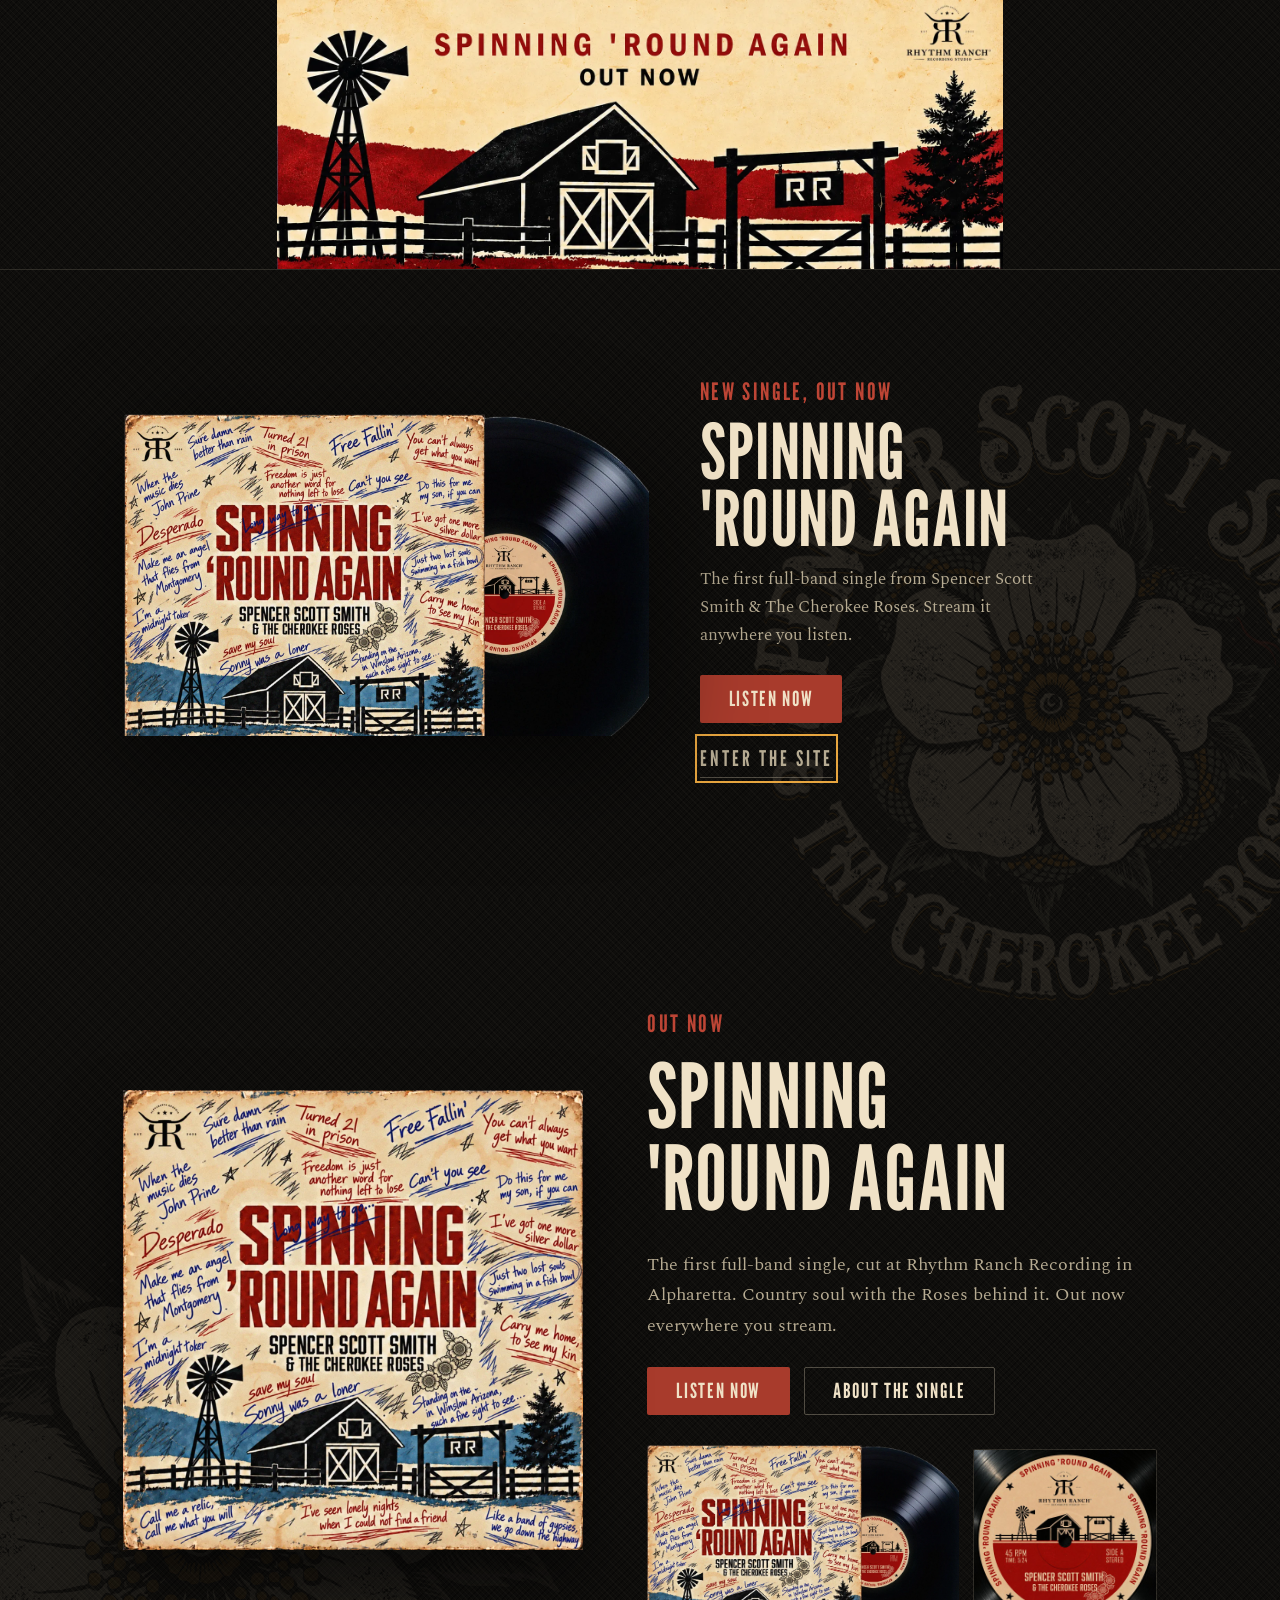
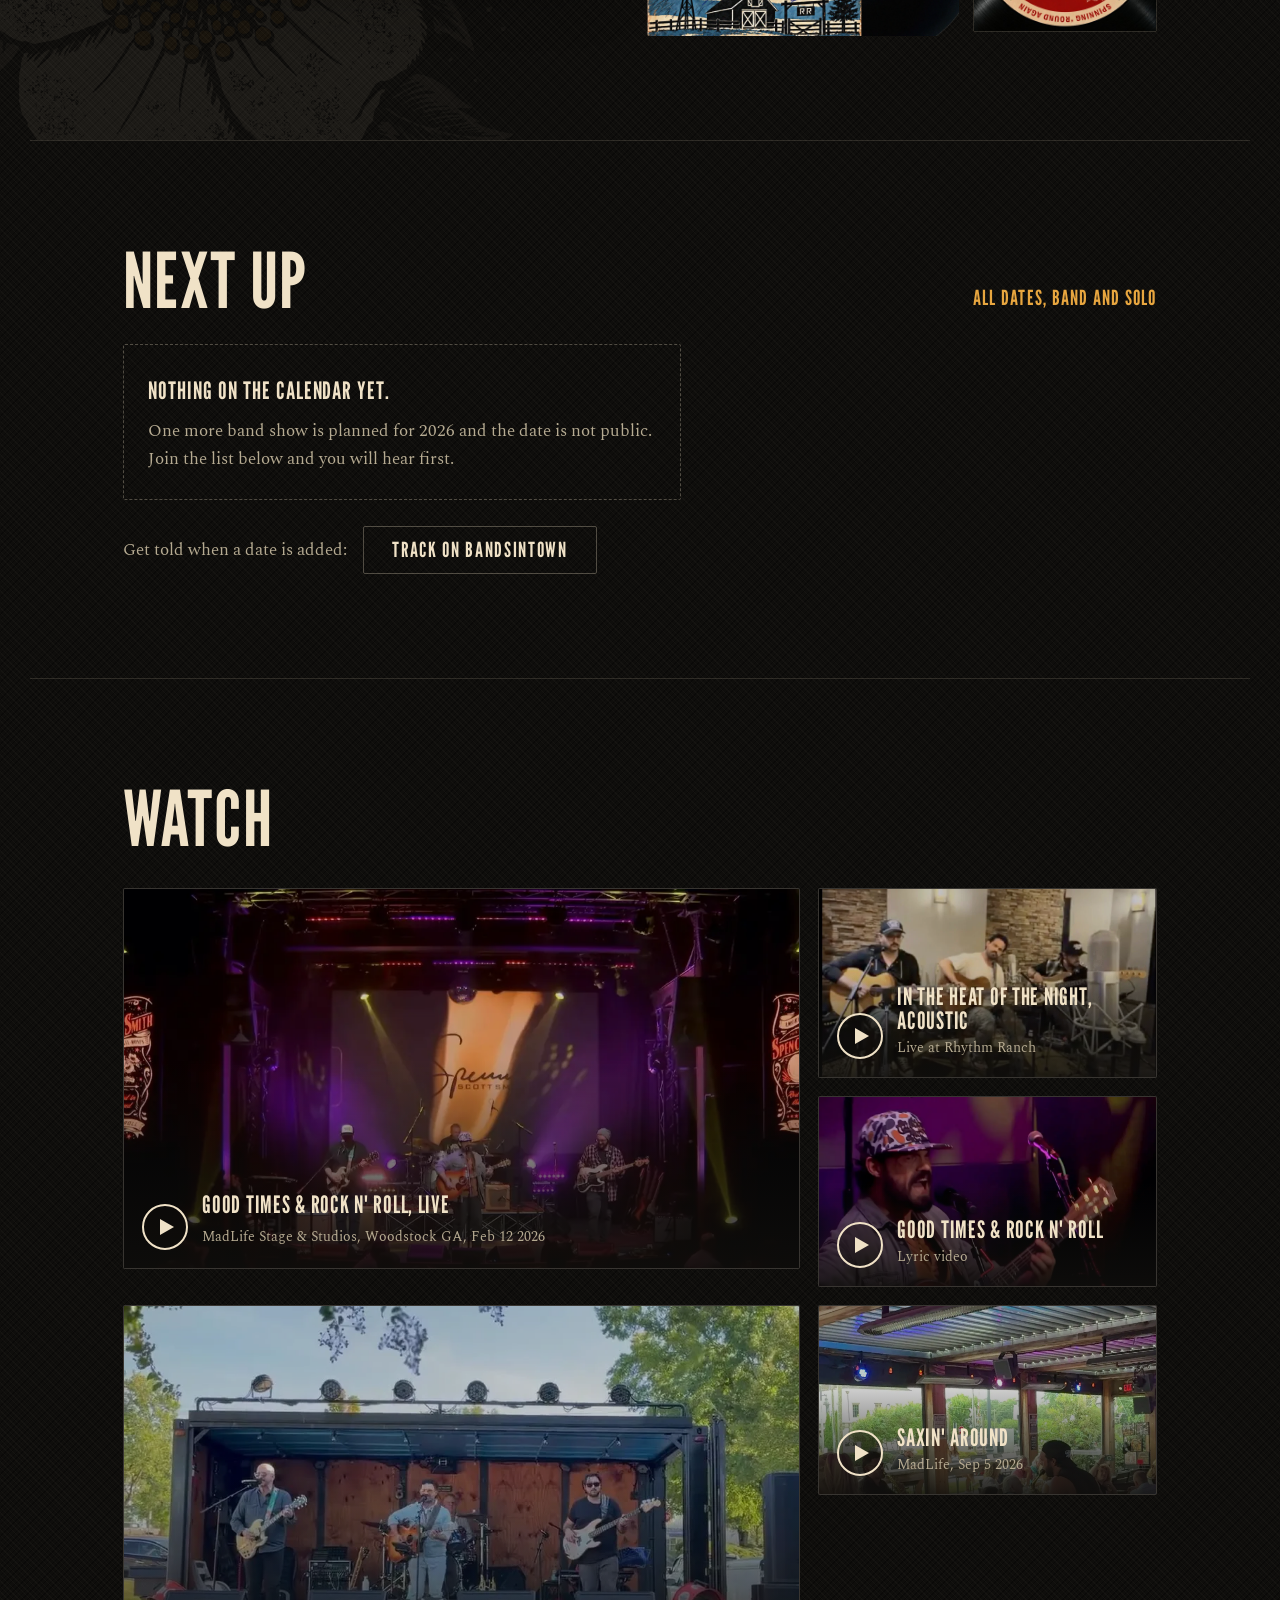
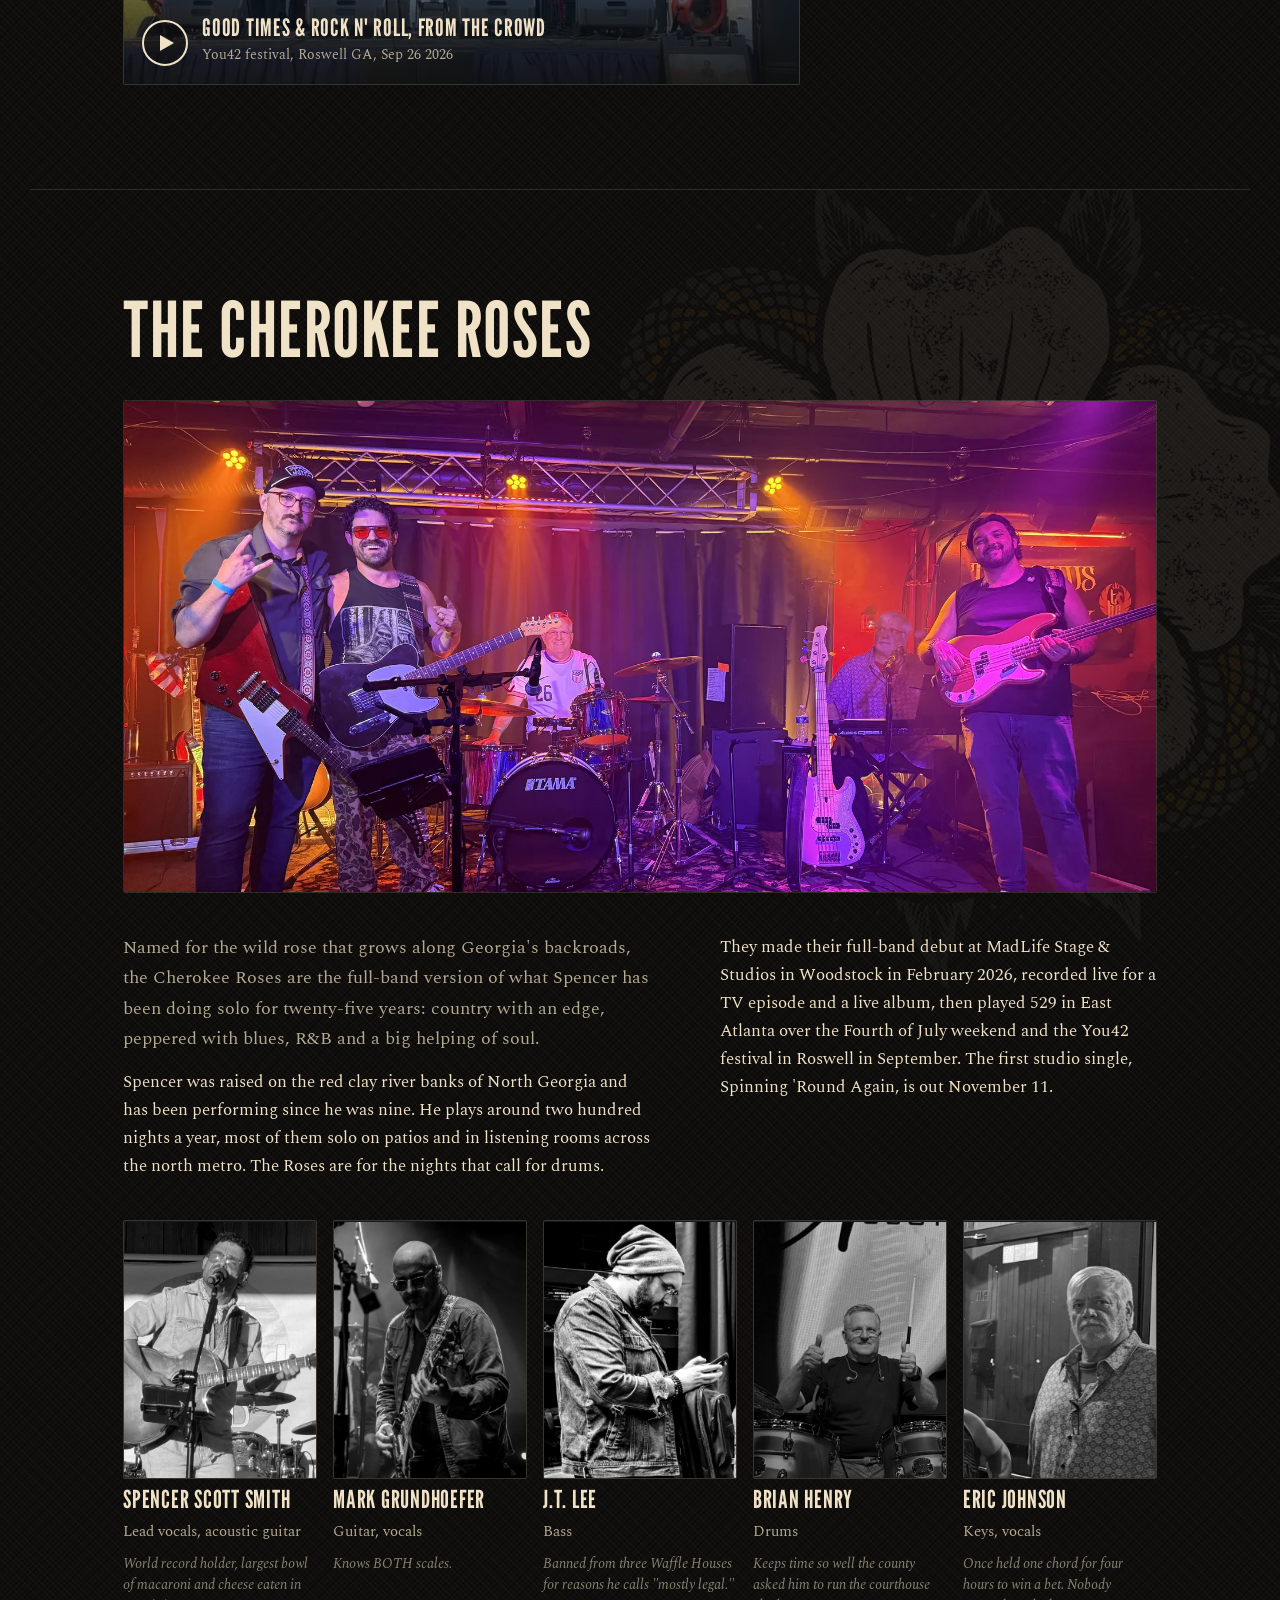
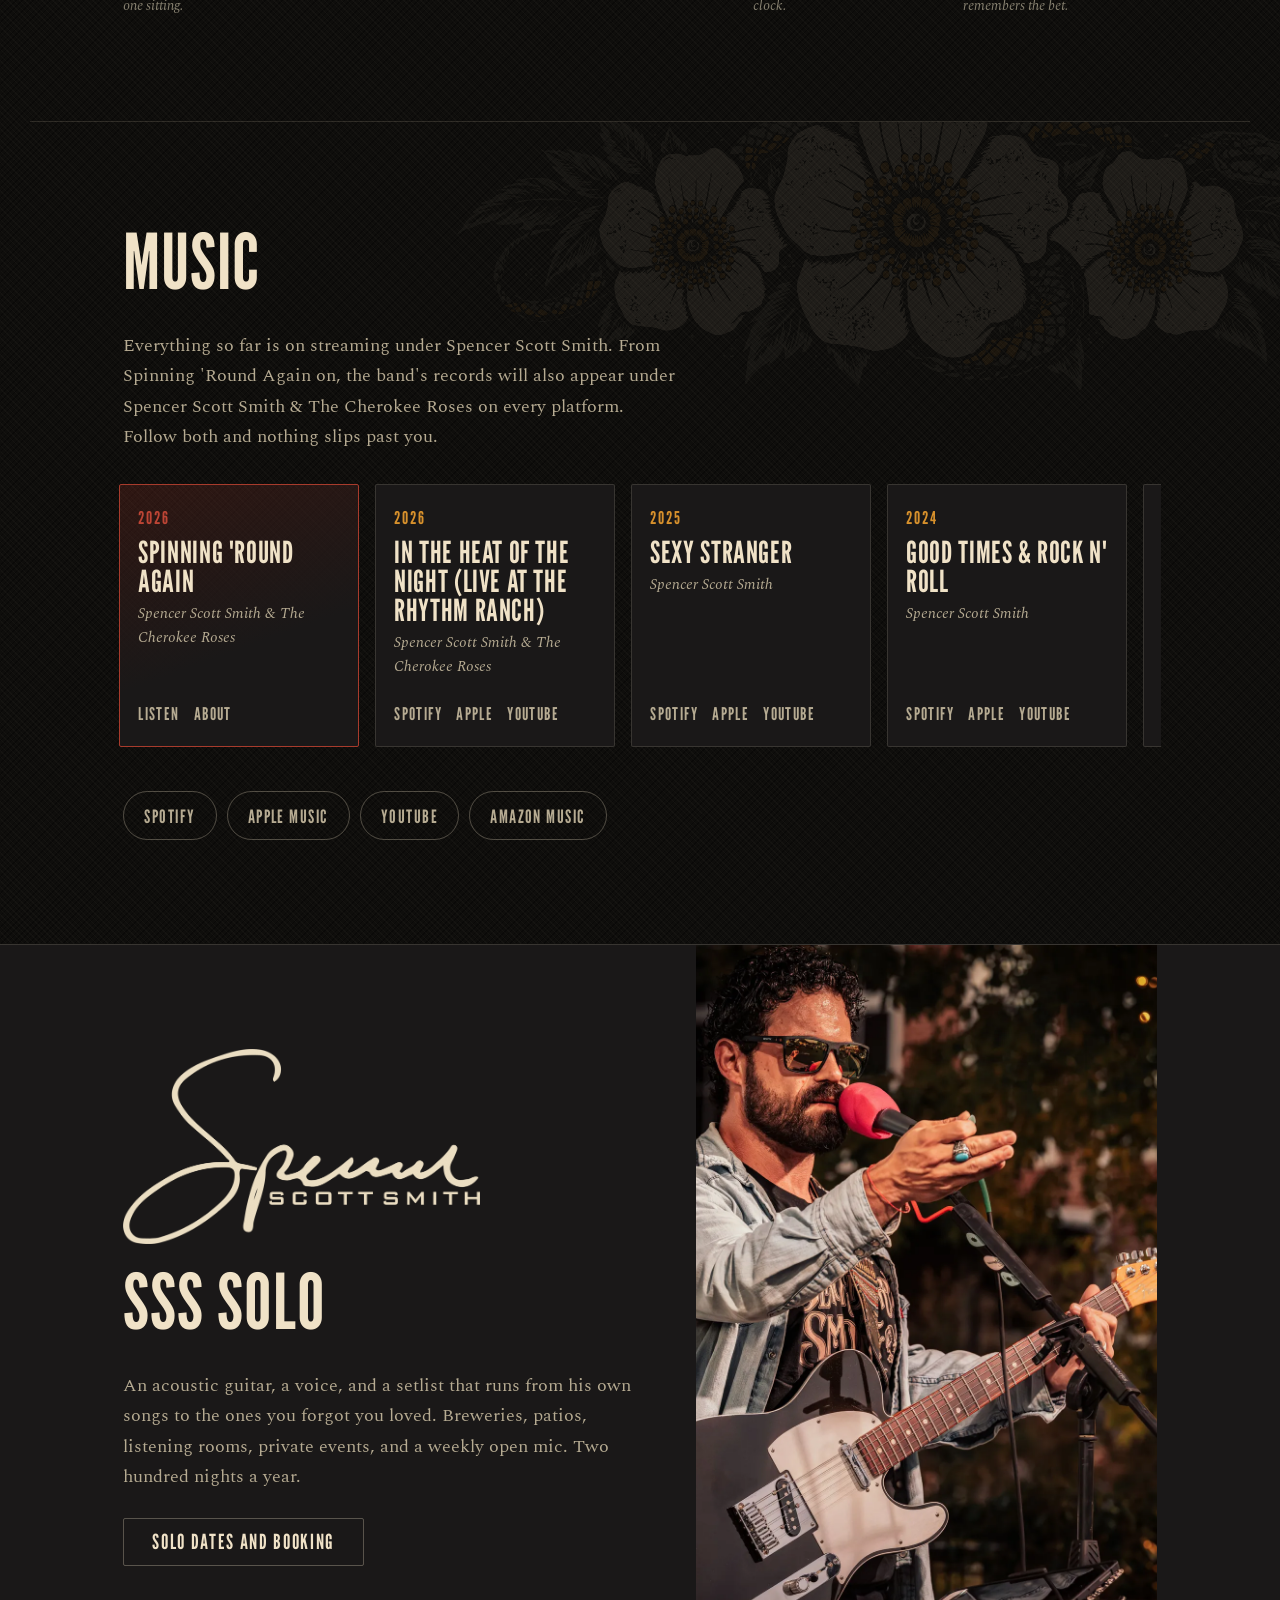
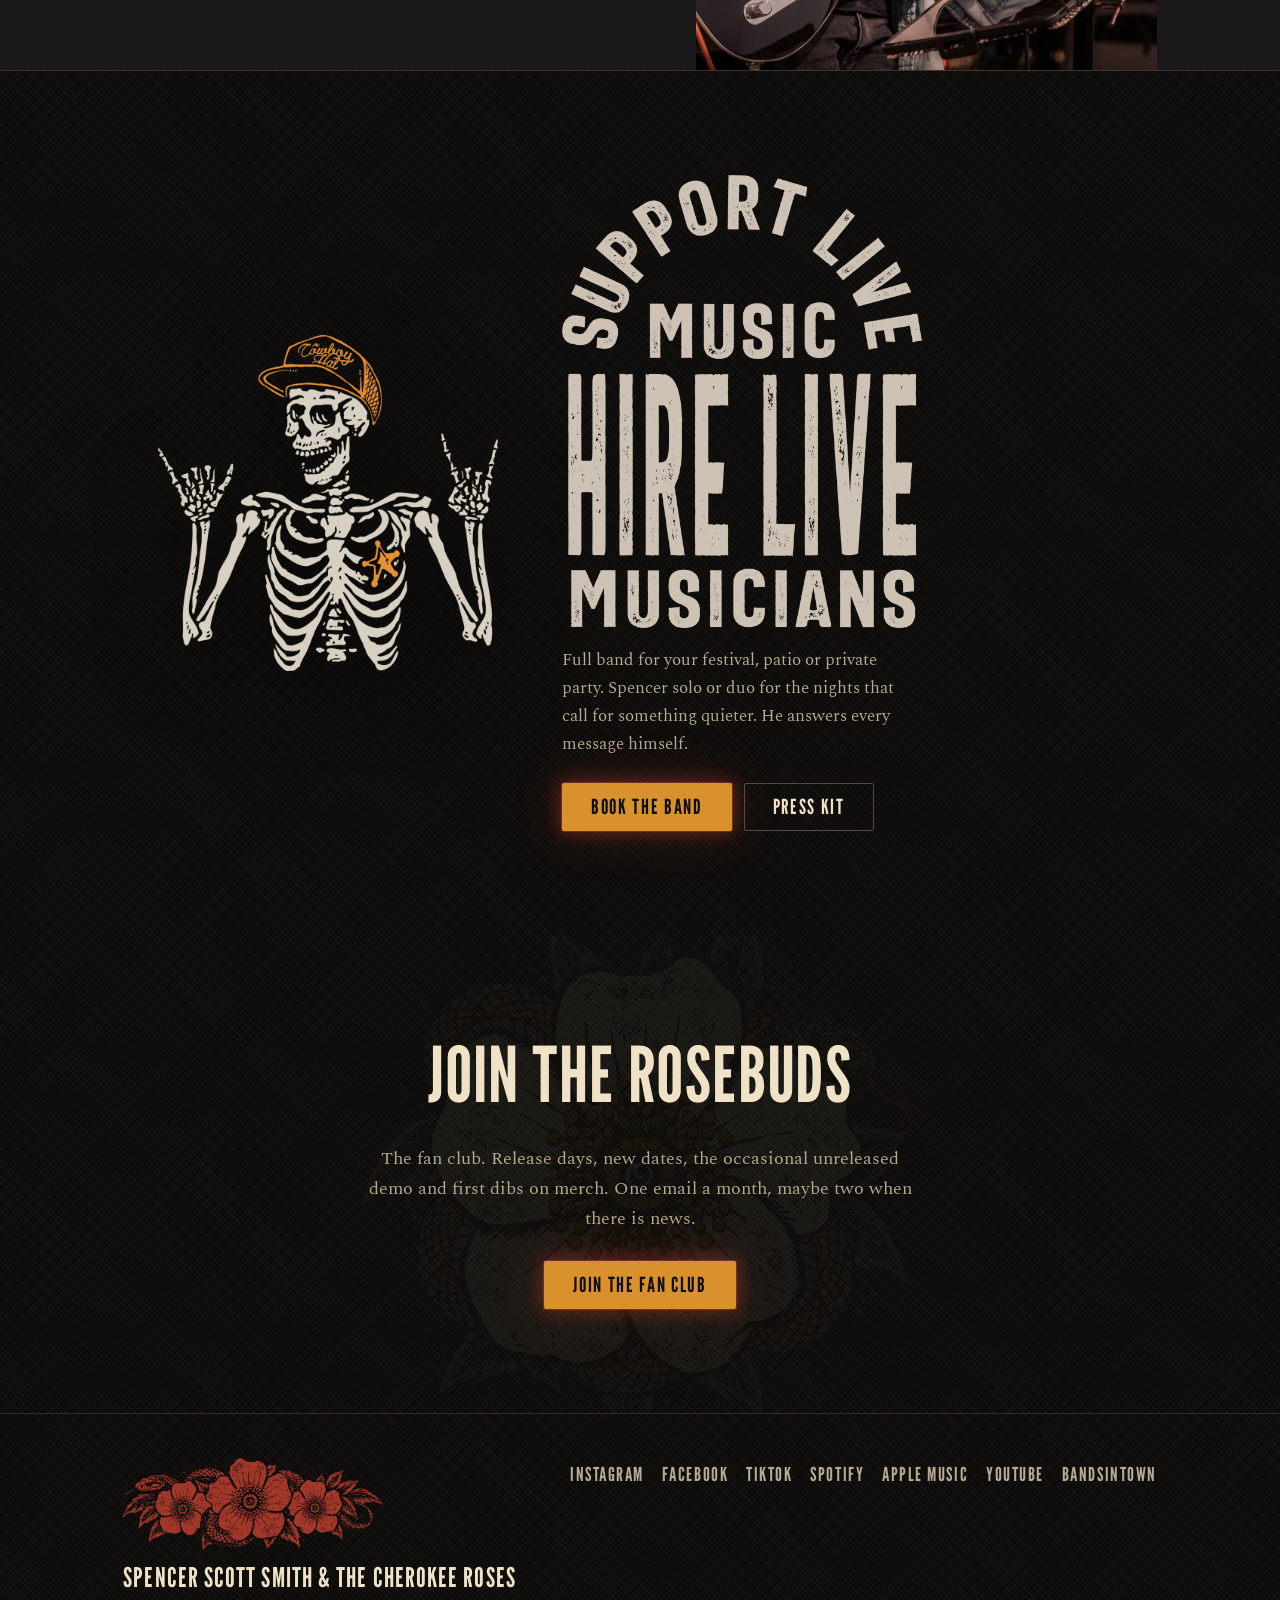
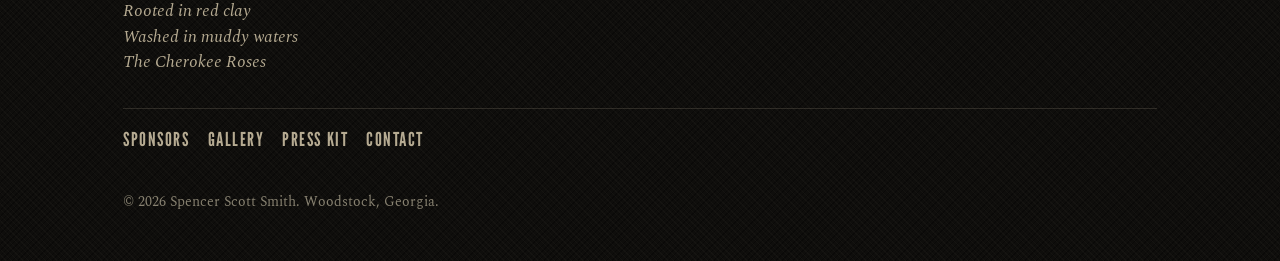
<file: index.html>
<!DOCTYPE html>
<html lang="en">
<head>
<meta charset="utf-8">
<meta name="viewport" content="width=device-width, initial-scale=1">
<title>Spencer Scott Smith &amp; The Cherokee Roses | Woodstock, Georgia Americana band</title>
<meta name="description" content="Spencer Scott Smith & The Cherokee Roses: original Americana, country and rock n' roll out of Woodstock, Georgia. New single Spinning 'Round Again out now. Shows, music, band, booking.">
<link rel="canonical" href="https://spencerscottsmith.com/">
<meta property="og:type" content="website">
<meta property="og:title" content="Spencer Scott Smith & The Cherokee Roses">
<meta property="og:description" content="Rooted in red clay. Washed in muddy waters. The Cherokee Roses. New single Spinning 'Round Again out now.">
<meta property="og:url" content="https://spencerscottsmith.com/">
<meta property="og:image" content="https://spencerscottsmith.com/assets/img/releases/og-spinning-round-again.jpg">
<meta name="twitter:card" content="summary_large_image">
<link rel="icon" href="/assets/img/brand/favicon-32.png?v=20261111a" sizes="32x32">
<link rel="apple-touch-icon" href="/assets/img/brand/apple-touch-icon.png?v=20261111a">
<link rel="preconnect" href="https://fonts.googleapis.com">
<link rel="preconnect" href="https://fonts.gstatic.com" crossorigin>
<link href="https://fonts.googleapis.com/css2?family=League+Gothic&family=Spectral:ital,wght@0,400;0,500;0,600;1,400;1,500&display=swap" rel="stylesheet">
<link rel="preload" as="image" href="/assets/img/brand/logotype.svg?v=20261111a">
<link rel="stylesheet" href="/assets/css/site.css?v=20261111a">
<script>
/* Splash shows once per session. Skip it for deep links, for ?nosplash, and for repeat views. */
(function(){try{var h=location.hash,q=location.search;if(h||/nosplash/.test(q)||sessionStorage.getItem('sss-splash')){document.documentElement.classList.add('no-splash')}else{document.documentElement.classList.add('splash-on')}}catch(e){document.documentElement.classList.add('no-splash')}})();
</script>
<script type="application/ld+json">
{
  "@context": "https://schema.org",
  "@type": "MusicGroup",
  "name": "Spencer Scott Smith & The Cherokee Roses",
  "alternateName": "The Cherokee Roses",
  "url": "https://spencerscottsmith.com/",
  "image": "https://spencerscottsmith.com/assets/img/photos/band-stage.jpg",
  "logo": "https://spencerscottsmith.com/assets/img/brand/badge.svg",
  "genre": ["Americana", "Country", "Rock"],
  "foundingLocation": { "@type": "Place", "name": "Woodstock, Georgia" },
  "member": [
    { "@type": "Person", "name": "Spencer Scott Smith", "roleName": "Lead vocals, guitar" },
    { "@type": "Person", "name": "Mark Grundhoefer", "roleName": "Guitar" },
    { "@type": "Person", "name": "J.T. Lee", "roleName": "Bass" },
    { "@type": "Person", "name": "Brian Henry", "roleName": "Drums" },
    { "@type": "Person", "name": "Eric Johnson", "roleName": "Keys, vocals" }
  ],
  "sameAs": [
    "https://open.spotify.com/artist/5Wp9gpcf5KGO6pVcpgvgLW",
    "https://music.apple.com/us/artist/spencer-scott-smith/1671007034",
    "https://www.youtube.com/@spencerscottsmithmusic",
    "https://www.instagram.com/spencerscottsmith_music/",
    "https://www.facebook.com/spencerscottsmithmusic",
    "https://www.tiktok.com/@spencerscottsmith",
    "https://www.bandsintown.com/a/15674357-spencer-scott-smith-and-the-cherokee-roses",
    "https://www.bandsintown.com/a/15673501-spencer-scott-smith"
  ]
}
</script>
</head>
<body>
<a class="skip" href="#main">Skip to content</a>

<div id="splash" role="dialog" aria-modal="true" aria-labelledby="splash-title">
  <picture>
    <source srcset="/assets/img/releases/spinning-round-again-banner-out.webp?v=20261111a" type="image/webp">
    <img class="top" src="/assets/img/releases/spinning-round-again-banner-out.jpg?v=20261111a" alt="Spinning 'Round Again. Out now." width="1702" height="630" fetchpriority="high">
  </picture>
  <div class="in">
    <div class="cover">
      <picture><source srcset="/assets/img/releases/sleeve-record.webp" type="image/webp"><img src="/assets/img/releases/sleeve-record.png" alt="The Spinning 'Round Again sleeve with the 45 sliding out of it" width="1200" height="736" fetchpriority="high"></picture>
    </div>
    <div>
      <div class="when">New single, out now</div>
      <h1 id="splash-title">Spinning 'Round Again</h1>
      <p>The first full-band single from Spencer Scott Smith &amp; The Cherokee Roses. Stream it anywhere you listen.</p>
      <div class="ctas">
        <a class="btn btn-brick" href="https://songport.link/t/spencer-scott-smith-spencer-scott-smith-the-cheroke-438gud5e" target="_blank" rel="noopener">Listen now</a>
      </div>
      <button class="enter" type="button" data-enter>Enter the site</button>
    </div>
  </div>
</div>

<div class="edge t" aria-hidden="true"></div><div class="edge b" aria-hidden="true"></div><div class="edge l" aria-hidden="true"></div><div class="edge r" aria-hidden="true"></div>

<nav class="nav" id="nav" aria-label="Main">
  <a class="brand" href="/"><img src="/assets/img/brand/badge.png?v=20261111a" alt="" width="1281" height="1274"><span>SSS &amp; The Cherokee Roses</span></a>
  <div class="links" id="menu">
    <ul>
      <li><a href="/#single">Single</a></li>
      <li><a href="/shows.html">Shows</a></li>
      <li><a href="/#roses">The Roses</a></li>
      <li><a href="/#music">Music</a></li>
      <li><a href="/gallery.html">Gallery</a></li>
      <li><a href="/solo.html">SSS Solo</a></li>
      <li><a href="/epk.html">Press kit</a></li>
    </ul>
    <a class="btn btn-primary book" href="/contact.html">Book the band</a>
  </div>
  <button class="menu-btn" aria-expanded="false" aria-controls="menu">Menu</button>
</nav>

<main id="main">
<div id="nav-sentinel" style="position:absolute;top:0;height:1px;width:1px"></div>

<header class="hero">
  <div class="media" aria-hidden="true">
    <video muted loop playsinline autoplay preload="metadata" poster="/assets/img/live/hero-poster.jpg">
      <source src="/assets/video/hero-loop.webm" type="video/webm">
      <source src="/assets/video/hero-loop.mp4" type="video/mp4">
    </video>
    <picture>
      <source srcset="/assets/img/live/hero-poster.webp" type="image/webp">
      <img src="/assets/img/live/hero-poster.jpg" alt="" width="1280" height="602" style="position:absolute;inset:0;z-index:-1">
    </picture>
  </div>
  <div class="scrim"></div>
  <div class="wrap">
    <h1 class="in d1"><img src="/assets/img/brand/logotype.svg?v=20261111a" alt="Spencer Scott Smith & The Cherokee Roses" width="1280" height="712" fetchpriority="high"></h1>
    <p class="tag in d2">Rooted in red clay<br>Washed in muddy waters<br>The Cherokee Roses</p>
    <div class="ctas in d3">
      <a class="btn btn-primary" href="/spinning-round-again.html">Spinning 'Round Again, out now</a>
      <a class="btn btn-ghost on-photo" href="/shows.html">Shows</a>
    </div>
  </div>
</header>

<section id="single">
  <div class="wrap release">
    <div class="art">
      <picture><source srcset="/assets/img/releases/spinning-round-again.webp" type="image/webp"><img src="/assets/img/releases/spinning-round-again.jpg" alt="Spinning 'Round Again single cover: the title in red block letters over handwritten lyric fragments, a barn, a windmill and a ranch gate marked RR" width="1200" height="1200" loading="lazy"></picture>
    </div>
    <div>
      <div class="when">Out now</div>
      <h2>Spinning 'Round Again</h2>
      <p class="lede">The first full-band single, cut at Rhythm Ranch Recording in Alpharetta. Country soul with the Roses behind it. Out now everywhere you stream.</p>
      <div class="ctas">
        <a class="btn btn-brick" href="https://songport.link/t/spencer-scott-smith-spencer-scott-smith-the-cheroke-438gud5e" target="_blank" rel="noopener">Listen now</a>
        <a class="btn btn-ghost" href="/spinning-round-again.html">About the single</a>
      </div>
      <div class="side">
        <picture><source srcset="/assets/img/releases/sleeve-record.webp" type="image/webp"><img src="/assets/img/releases/sleeve-record.png" alt="The sleeve with the 45 sliding out" width="1200" height="736" loading="lazy"></picture>
        <img class="label" src="/assets/img/releases/spinning-round-again-label.jpg" alt="The 45 label: Rhythm Ranch Recording, 45 RPM, side A, 5:24" width="800" height="800" loading="lazy">
      </div>
    </div>
  </div>
</section>

<div class="rule"></div>

<section id="shows">
  <div class="wrap">
    <div class="shows-head">
      <h2>Next up</h2>
      <a class="btn-link" href="/shows.html">All dates, band and solo</a>
    </div>
    <div data-shows="upcoming" data-filter="band" data-limit="4"></div>
    <div class="follow">
      <span class="lbl">Get told when a date is added:</span>
      <a class="btn btn-ghost" href="https://www.bandsintown.com/a/15674357-spencer-scott-smith-and-the-cherokee-roses" target="_blank" rel="noopener">Track on Bandsintown</a>
    </div>
  </div>
</section>

<div class="rule"></div>

<section id="watch">
  <div class="wrap">
    <h2>Watch</h2>
    <div class="watch">
      <a class="vid" href="https://www.instagram.com/reel/DYSPUouu46z/" target="_blank" rel="noopener">
        <picture><source srcset="/assets/img/live/live-170.webp" type="image/webp"><img src="/assets/img/live/live-170.jpg" alt="The band on stage at MadLife, Woodstock" width="1200" height="564" loading="lazy"></picture>
        <span class="play"><span class="tri" aria-hidden="true"></span><span><span class="t">Good Times &amp; Rock n' Roll, live</span><span class="s">MadLife Stage &amp; Studios, Woodstock GA, Feb 12 2026</span></span></span>
      </a>
      <div class="side">
        <div class="vid" data-yt="Ym08TnbS5fs">
          <picture><source srcset="/assets/img/live/ithotn-studio.webp" type="image/webp"><img src="/assets/img/live/ithotn-studio.jpg" alt="Three of the Roses seated with acoustic guitars and a bass in the Rhythm Ranch live room" width="1200" height="675" loading="lazy"></picture>
          <button class="play" type="button"><span class="tri" aria-hidden="true"></span><span><span class="t">In the Heat of the Night, acoustic</span><span class="s">Live at Rhythm Ranch</span></span></button>
        </div>
        <div class="vid" data-yt="BZjVASuPJjE">
          <picture><source srcset="/assets/img/live/live-240.webp" type="image/webp"><img src="/assets/img/live/live-240.jpg" alt="Stage lit in blue with the band playing" width="1200" height="564" loading="lazy"></picture>
          <button class="play" type="button"><span class="tri" aria-hidden="true"></span><span><span class="t">Good Times &amp; Rock n' Roll</span><span class="s">Lyric video</span></span></button>
        </div>
      </div>
    </div>
    <div class="watch-row">
      <div class="vid" data-src="/assets/video/good-times-clip.mp4">
        <picture><source srcset="/assets/img/live/good-times-clip.webp" type="image/webp"><img src="/assets/img/live/good-times-clip.jpg" alt="The band on an outdoor stage, shot from the crowd" width="960" height="540" loading="lazy"></picture>
        <button class="play" type="button"><span class="tri" aria-hidden="true"></span><span><span class="t">Good Times &amp; Rock n' Roll, from the crowd</span><span class="s">You42 festival, Roswell GA, Sep 26 2026</span></span></button>
      </div>
      <div class="vid tall" data-src="/assets/video/saxin-around.mp4">
        <picture><source srcset="/assets/img/live/saxin-around.webp" type="image/webp"><img src="/assets/img/live/saxin-around.jpg" alt="Two sax players sitting in with the band under a neon sign" width="1280" height="2276" loading="lazy"></picture>
        <button class="play" type="button"><span class="tri" aria-hidden="true"></span><span><span class="t">Saxin' around</span><span class="s">MadLife, Sep 5 2026</span></span></button>
      </div>
    </div>
  </div>
</section>

<div class="rule"></div>

<section id="roses">
  <div class="wrap">
    <h2>The Cherokee Roses</h2>
    <div class="band-photo">
      <picture><source srcset="/assets/img/photos/band-stage.webp" type="image/webp"><img src="/assets/img/photos/band-stage.jpg" alt="The Cherokee Roses lined up on stage under red and purple light, guitars up" width="1800" height="1350" loading="lazy"></picture>
    </div>
    <div class="band-cols">
      <div>
        <p class="lede">Named for the wild rose that grows along Georgia's backroads, the Cherokee Roses are the full-band version of what Spencer has been doing solo for twenty-five years: country with an edge, peppered with blues, R&amp;B and a big helping of soul.</p>
        <p>Spencer was raised on the red clay river banks of North Georgia and has been performing since he was nine. He plays around two hundred nights a year, most of them solo on patios and in listening rooms across the north metro. The Roses are for the nights that call for drums.</p>
      </div>
      <div>
        <p>They made their full-band debut at MadLife Stage &amp; Studios in Woodstock in February 2026, recorded live for a TV episode and a live album, then played 529 in East Atlanta over the Fourth of July weekend and the You42 festival in Roswell in September. The first studio single, Spinning 'Round Again, is out November 11.</p>
      </div>
    </div>
    <ul class="members" aria-label="Band members">
      <li><div class="ph"><picture><source srcset="/assets/img/photos/spencer-stage.webp" type="image/webp"><img src="/assets/img/photos/spencer-stage.jpg" alt="Spencer Scott Smith on a patio stage with his acoustic" width="1000" height="1333" loading="lazy"></picture></div><span class="n">Spencer Scott Smith</span><span class="r">Lead vocals, acoustic guitar</span><span class="b">World record holder, largest bowl of macaroni and cheese eaten in one sitting.</span></li>
      <li><div class="ph"><picture><source srcset="/assets/img/photos/mark-grundhoefer.webp" type="image/webp"><img src="/assets/img/photos/mark-grundhoefer.jpg" alt="Mark Grundhoefer on guitar under blue stage light" width="1000" height="1333" loading="lazy"></picture></div><span class="n">Mark Grundhoefer</span><span class="r">Guitar, vocals</span><span class="b">Knows BOTH scales.</span></li>
      <li><div class="ph"><picture><source srcset="/assets/img/photos/jt-lee.webp" type="image/webp"><img src="/assets/img/photos/jt-lee.jpg" alt="J.T. Lee in the green room, leaning on his bass case" width="1000" height="1333" loading="lazy"></picture></div><span class="n">J.T. Lee</span><span class="r">Bass</span><span class="b">Banned from three Waffle Houses for reasons he calls "mostly legal."</span></li>
      <li><div class="ph"><picture><source srcset="/assets/img/photos/brian-henry.webp" type="image/webp"><img src="/assets/img/photos/brian-henry.jpg" alt="Brian Henry behind the drum kit, thumbs up" width="1000" height="1333" loading="lazy"></picture></div><span class="n">Brian Henry</span><span class="r">Drums</span><span class="b">Keeps time so well the county asked him to run the courthouse clock.</span></li>
      <li><div class="ph"><picture><source srcset="/assets/img/photos/eric-johnson.webp" type="image/webp"><img src="/assets/img/photos/eric-johnson.jpg" alt="Eric Johnson outside 529" width="1000" height="1333" loading="lazy"></picture></div><span class="n">Eric Johnson</span><span class="r">Keys, vocals</span><span class="b">Once held one chord for four hours to win a bet. Nobody remembers the bet.</span></li>
    </ul>
  </div>
</section>

<div class="rule"></div>

<section id="music">
  <div class="wrap">
    <h2>Music</h2>
    <p class="lede">Everything so far is on streaming under Spencer Scott Smith. From Spinning 'Round Again on, the band's records will also appear under Spencer Scott Smith &amp; The Cherokee Roses on every platform. Follow both and nothing slips past you.</p>
    <div class="strip" data-catalog style="margin-top:28px"></div>
    <div class="services" aria-label="Streaming services">
      <a href="https://open.spotify.com/artist/5Wp9gpcf5KGO6pVcpgvgLW" target="_blank" rel="noopener">Spotify</a>
      <a href="https://music.apple.com/us/artist/spencer-scott-smith/1671007034" target="_blank" rel="noopener">Apple Music</a>
      <a href="https://www.youtube.com/@spencerscottsmithmusic" target="_blank" rel="noopener">YouTube</a>
      <a href="https://music.amazon.com/artists/B0BVDNSFR7" target="_blank" rel="noopener">Amazon Music</a>
    </div>
  </div>
</section>

<section class="solo-door">
  <div class="wrap">
    <div class="copy">
      <img class="sig" src="/assets/img/brand/solo-signature.png?v=20261111a" alt="Spencer Scott Smith, signature logo" width="1600" height="875" loading="lazy">
      <h2>SSS Solo</h2>
      <p class="lede">An acoustic guitar, a voice, and a setlist that runs from his own songs to the ones you forgot you loved. Breweries, patios, listening rooms, private events, and a weekly open mic. Two hundred nights a year.</p>
      <div class="ctas" style="margin-top:26px"><a class="btn btn-ghost" href="/solo.html">Solo dates and booking</a></div>
    </div>
    <div class="portrait">
      <picture><source srcset="/assets/img/photos/spencer-tele.webp" type="image/webp"><img src="/assets/img/photos/spencer-tele.jpg" alt="Spencer Scott Smith singing outdoors with a Telecaster, sunglasses on, string lights behind him" width="1600" height="1500" loading="lazy"></picture>
    </div>
  </div>
</section>

<section class="hire" id="hire">
  <div class="wrap">
    <div class="skel"><img src="/assets/img/brand/skeleton.png" alt="The band's skeleton mascot in a trucker cap, throwing the horns" width="900" height="890" loading="lazy"></div>
    <div class="slogan">
      <img src="/assets/img/brand/hire-live.png" alt="Support live music. Hire live musicians." width="1200" height="1510" loading="lazy">
      <p>Full band for your festival, patio or private party. Spencer solo or duo for the nights that call for something quieter. He answers every message himself.</p>
      <div class="ctas">
        <a class="btn btn-primary" href="/contact.html">Book the band</a>
        <a class="btn btn-ghost" href="/epk.html">Press kit</a>
      </div>
    </div>
  </div>
</section>

<section id="join" class="join">
  <div class="wrap">
    <div class="inner">
      <h2>Join the Rosebuds</h2>
      <p class="lede" style="margin:0 auto">The fan club. Release days, new dates, the occasional unreleased demo and first dibs on merch. One email a month, maybe two when there is news.</p>
      <div class="ctas" style="display:flex;justify-content:center;margin-top:26px">
        <a class="btn btn-primary" href="https://efca0568.sibforms.com/v2/serve/[base64]" target="_blank" rel="noopener">Join the fan club</a>
      </div>
    </div>
  </div>
</section>
</main>

<footer>
  <div class="wrap">
    <div>
      <img class="cluster" src="/assets/img/brand/cluster-snake-red.png" alt="" width="1683" height="596" loading="lazy">
      <div class="fb">Spencer Scott Smith &amp; The Cherokee Roses</div>
      <div class="ft">Rooted in red clay<br>Washed in muddy waters<br>The Cherokee Roses</div>
    </div>
    <ul aria-label="Social links">
      <li><a href="https://www.instagram.com/spencerscottsmith_music/" target="_blank" rel="noopener">Instagram</a></li>
      <li><a href="https://www.facebook.com/spencerscottsmithmusic" target="_blank" rel="noopener">Facebook</a></li>
      <li><a href="https://www.tiktok.com/@spencerscottsmith" target="_blank" rel="noopener">TikTok</a></li>
      <li><a href="https://open.spotify.com/artist/5Wp9gpcf5KGO6pVcpgvgLW" target="_blank" rel="noopener">Spotify</a></li>
      <li><a href="https://music.apple.com/us/artist/spencer-scott-smith/1671007034" target="_blank" rel="noopener">Apple Music</a></li>
      <li><a href="https://www.youtube.com/@spencerscottsmithmusic" target="_blank" rel="noopener">YouTube</a></li>
      <li><a href="https://www.bandsintown.com/a/15674357-spencer-scott-smith-and-the-cherokee-roses" target="_blank" rel="noopener">Bandsintown</a></li>
    </ul>
    <ul aria-label="More" style="margin-top:10px"><li><a href="/sponsors.html">Sponsors</a></li><li><a href="/gallery.html">Gallery</a></li><li><a href="/epk.html">Press kit</a></li><li><a href="/contact.html">Contact</a></li></ul>
    <small>© 2026 Spencer Scott Smith. Woodstock, Georgia.</small>
  </div>
</footer>
<script src="/assets/js/site.js?v=20261111a" defer></script>
</body>
</html>
</file>
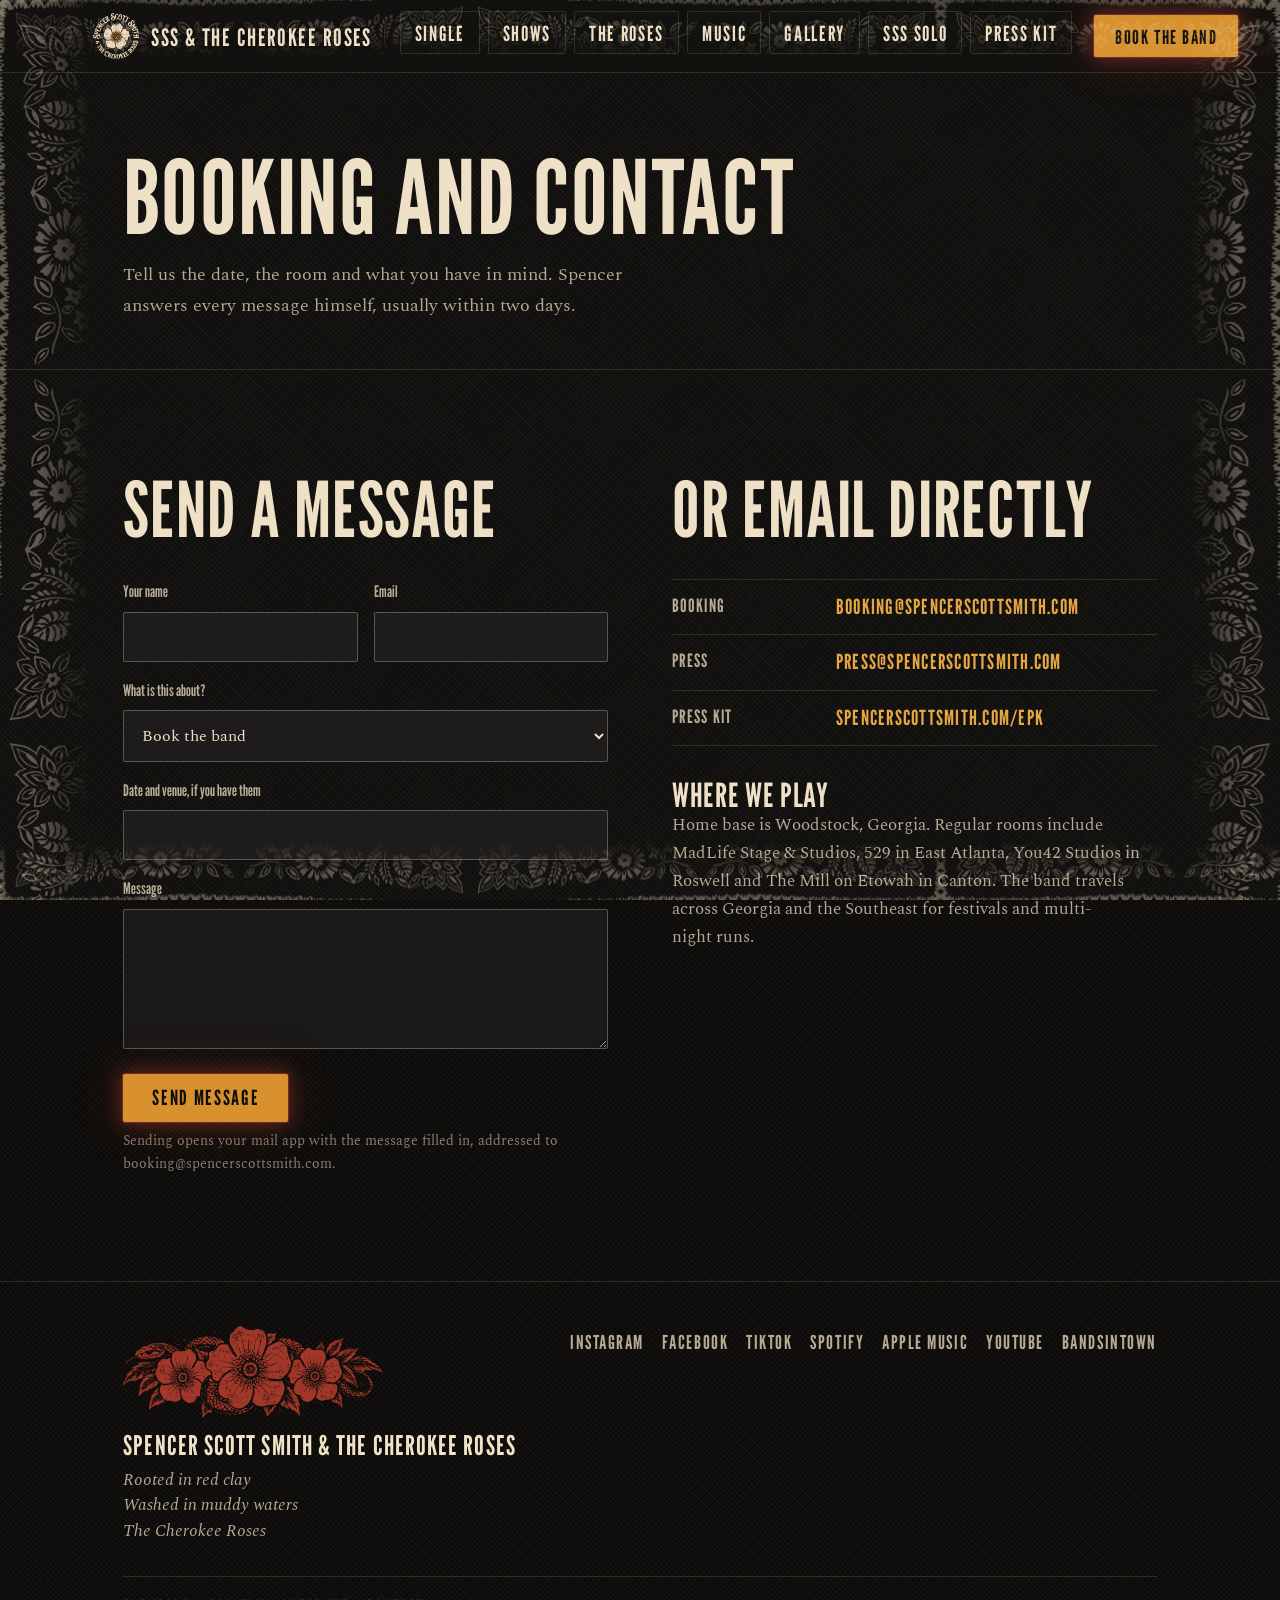
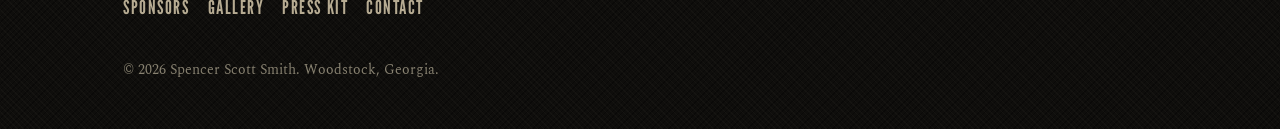
<file: contact.html>
<!DOCTYPE html>
<html lang="en">
<head>
<meta charset="utf-8">
<meta name="viewport" content="width=device-width, initial-scale=1">
<title>Booking and contact | Spencer Scott Smith &amp; The Cherokee Roses</title>
<meta name="description" content="Book Spencer Scott Smith & The Cherokee Roses, or Spencer solo, for venues, festivals and private events around Atlanta and North Georgia.">
<link rel="canonical" href="https://spencerscottsmith.com/contact.html">
<meta property="og:type" content="website">
<meta property="og:title" content="Booking and contact | Spencer Scott Smith & The Cherokee Roses">
<meta property="og:description" content="Book the band or Spencer solo. Press inquiries welcome.">
<meta property="og:url" content="https://spencerscottsmith.com/contact.html">
<meta property="og:image" content="https://spencerscottsmith.com/assets/img/live/hero-poster.jpg">
<link rel="icon" href="/assets/img/brand/favicon-32.png?v=20261111a" sizes="32x32">
<link rel="preconnect" href="https://fonts.googleapis.com">
<link rel="preconnect" href="https://fonts.gstatic.com" crossorigin>
<link href="https://fonts.googleapis.com/css2?family=League+Gothic&family=Spectral:ital,wght@0,400;0,500;0,600;1,400;1,500&display=swap" rel="stylesheet">
<link rel="stylesheet" href="/assets/css/site.css?v=20261111a">
<style>
.f{display:grid;gap:16px;margin-top:22px}
.f .two{display:grid;grid-template-columns:1fr 1fr;gap:16px}
@media(max-width:600px){.f .two{grid-template-columns:1fr}}
.f label{display:block;font-family:var(--display);font-weight:700;font-size:1rem;color:var(--bone-2);margin-bottom:6px}
</style>
</head>
<body>
<a class="skip" href="#main">Skip to content</a>

<div class="edge t" aria-hidden="true"></div><div class="edge b" aria-hidden="true"></div><div class="edge l" aria-hidden="true"></div><div class="edge r" aria-hidden="true"></div>

<nav class="nav solid" id="nav" aria-label="Main">
  <a class="brand" href="/"><img src="/assets/img/brand/badge.png?v=20261111a" alt="" width="1281" height="1274"><span>SSS &amp; The Cherokee Roses</span></a>
  <div class="links" id="menu">
    <ul>
      <li><a href="/#single">Single</a></li>
      <li><a href="/shows.html">Shows</a></li>
      <li><a href="/#roses">The Roses</a></li>
      <li><a href="/#music">Music</a></li>
      <li><a href="/gallery.html">Gallery</a></li>
      <li><a href="/solo.html">SSS Solo</a></li>
      <li><a href="/epk.html">Press kit</a></li>
    </ul>
    <a class="btn btn-primary book" href="/contact.html" aria-current="page">Book the band</a>
  </div>
  <button class="menu-btn" aria-expanded="false" aria-controls="menu">Menu</button>
</nav>

<main id="main">
<header class="phero">
  <div class="wrap">
    <h1>Booking and contact</h1>
    <p class="lede">Tell us the date, the room and what you have in mind. Spencer answers every message himself, usually within two days.</p>
  </div>
</header>

<section>
  <div class="wrap cols">
    <div>
      <h2>Send a message</h2>
      <form class="f" data-formspree action="https://formspree.io/f/YOUR_FORM_ID" method="POST" novalidate>
        <div class="two">
          <div><label for="name">Your name</label><input type="text" id="name" name="name" required autocomplete="name"></div>
          <div><label for="email">Email</label><input type="email" id="email" name="email" required autocomplete="email" inputmode="email"></div>
        </div>
        <div>
          <label for="kind">What is this about?</label>
          <select id="kind" name="kind">
            <option>Book the band</option>
            <option>Book Spencer solo or duo</option>
            <option>Private event</option>
            <option>Press or interview</option>
            <option>Something else</option>
          </select>
        </div>
        <div><label for="when">Date and venue, if you have them</label><input type="text" id="when" name="when" autocomplete="off"></div>
        <div><label for="msg">Message</label><textarea id="msg" name="message" required></textarea></div>
        <p class="err" role="alert"></p>
        <div><button class="btn btn-primary" type="submit">Send message</button></div>
        <input type="text" name="_gotcha" tabindex="-1" autocomplete="off" style="position:absolute;left:-9999px" aria-hidden="true">
      </form>
      <div class="form-ok" role="status">Your mail app should have opened with the message ready to send. If it did not, email booking@spencerscottsmith.com directly.</div>
      <p class="hint">Sending opens your mail app with the message filled in, addressed to booking@spencerscottsmith.com.</p>
    </div>
    <div>
      <h2>Or email directly</h2>
      <ul class="kv">
        <li><span class="k">Booking</span><span><a class="btn-link" href="mailto:booking@spencerscottsmith.com">booking@spencerscottsmith.com</a></span></li>
        <li><span class="k">Press</span><span><a class="btn-link" href="mailto:press@spencerscottsmith.com">press@spencerscottsmith.com</a></span></li>
        <li><span class="k">Press kit</span><span><a class="btn-link" href="/epk.html">spencerscottsmith.com/epk</a></span></li>
      </ul>
      <h3 style="margin-top:34px">Where we play</h3>
      <p class="muted">Home base is Woodstock, Georgia. Regular rooms include MadLife Stage &amp; Studios, 529 in East Atlanta, You42 Studios in Roswell and The Mill on Etowah in Canton. The band travels across Georgia and the Southeast for festivals and multi-night runs.</p>
    </div>
  </div>
</section>
</main>

<footer>
  <div class="wrap">
    <div>
      <img class="cluster" src="/assets/img/brand/cluster-snake-red.png" alt="" width="1683" height="596" loading="lazy">
      <div class="fb">Spencer Scott Smith &amp; The Cherokee Roses</div>
      <div class="ft">Rooted in red clay<br>Washed in muddy waters<br>The Cherokee Roses</div>
    </div>
    <ul aria-label="Social links">
      <li><a href="https://www.instagram.com/spencerscottsmith_music/" target="_blank" rel="noopener">Instagram</a></li>
      <li><a href="https://www.facebook.com/spencerscottsmithmusic" target="_blank" rel="noopener">Facebook</a></li>
      <li><a href="https://www.tiktok.com/@spencerscottsmith" target="_blank" rel="noopener">TikTok</a></li>
      <li><a href="https://open.spotify.com/artist/5Wp9gpcf5KGO6pVcpgvgLW" target="_blank" rel="noopener">Spotify</a></li>
      <li><a href="https://music.apple.com/us/artist/spencer-scott-smith/1671007034" target="_blank" rel="noopener">Apple Music</a></li>
      <li><a href="https://www.youtube.com/@spencerscottsmithmusic" target="_blank" rel="noopener">YouTube</a></li>
      <li><a href="https://www.bandsintown.com/a/15674357-spencer-scott-smith-and-the-cherokee-roses" target="_blank" rel="noopener">Bandsintown</a></li>
    </ul>
    <ul aria-label="More" style="margin-top:10px"><li><a href="/sponsors.html">Sponsors</a></li><li><a href="/gallery.html">Gallery</a></li><li><a href="/epk.html">Press kit</a></li><li><a href="/contact.html">Contact</a></li></ul>
    <small>© 2026 Spencer Scott Smith. Woodstock, Georgia.</small>
  </div>
</footer>
<script src="/assets/js/site.js?v=20261111a" defer></script>
</body>
</html>
</file>
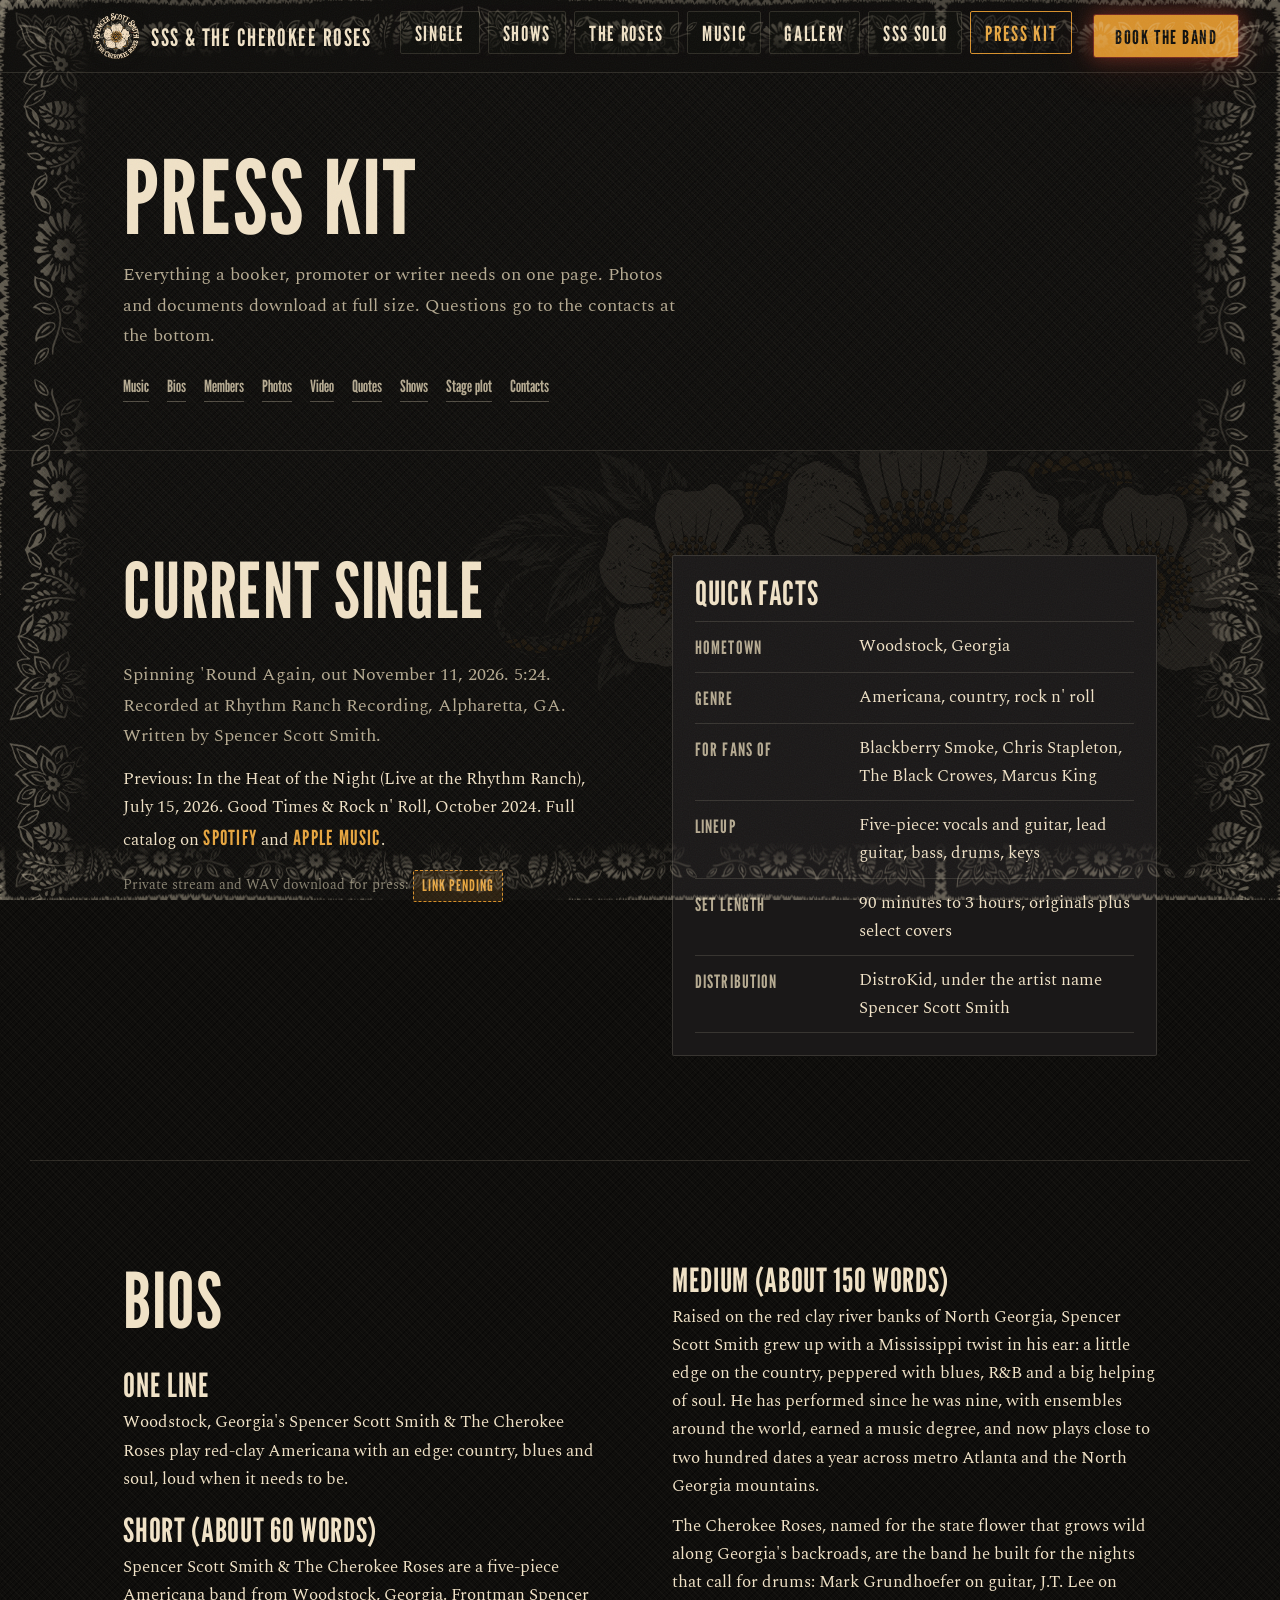
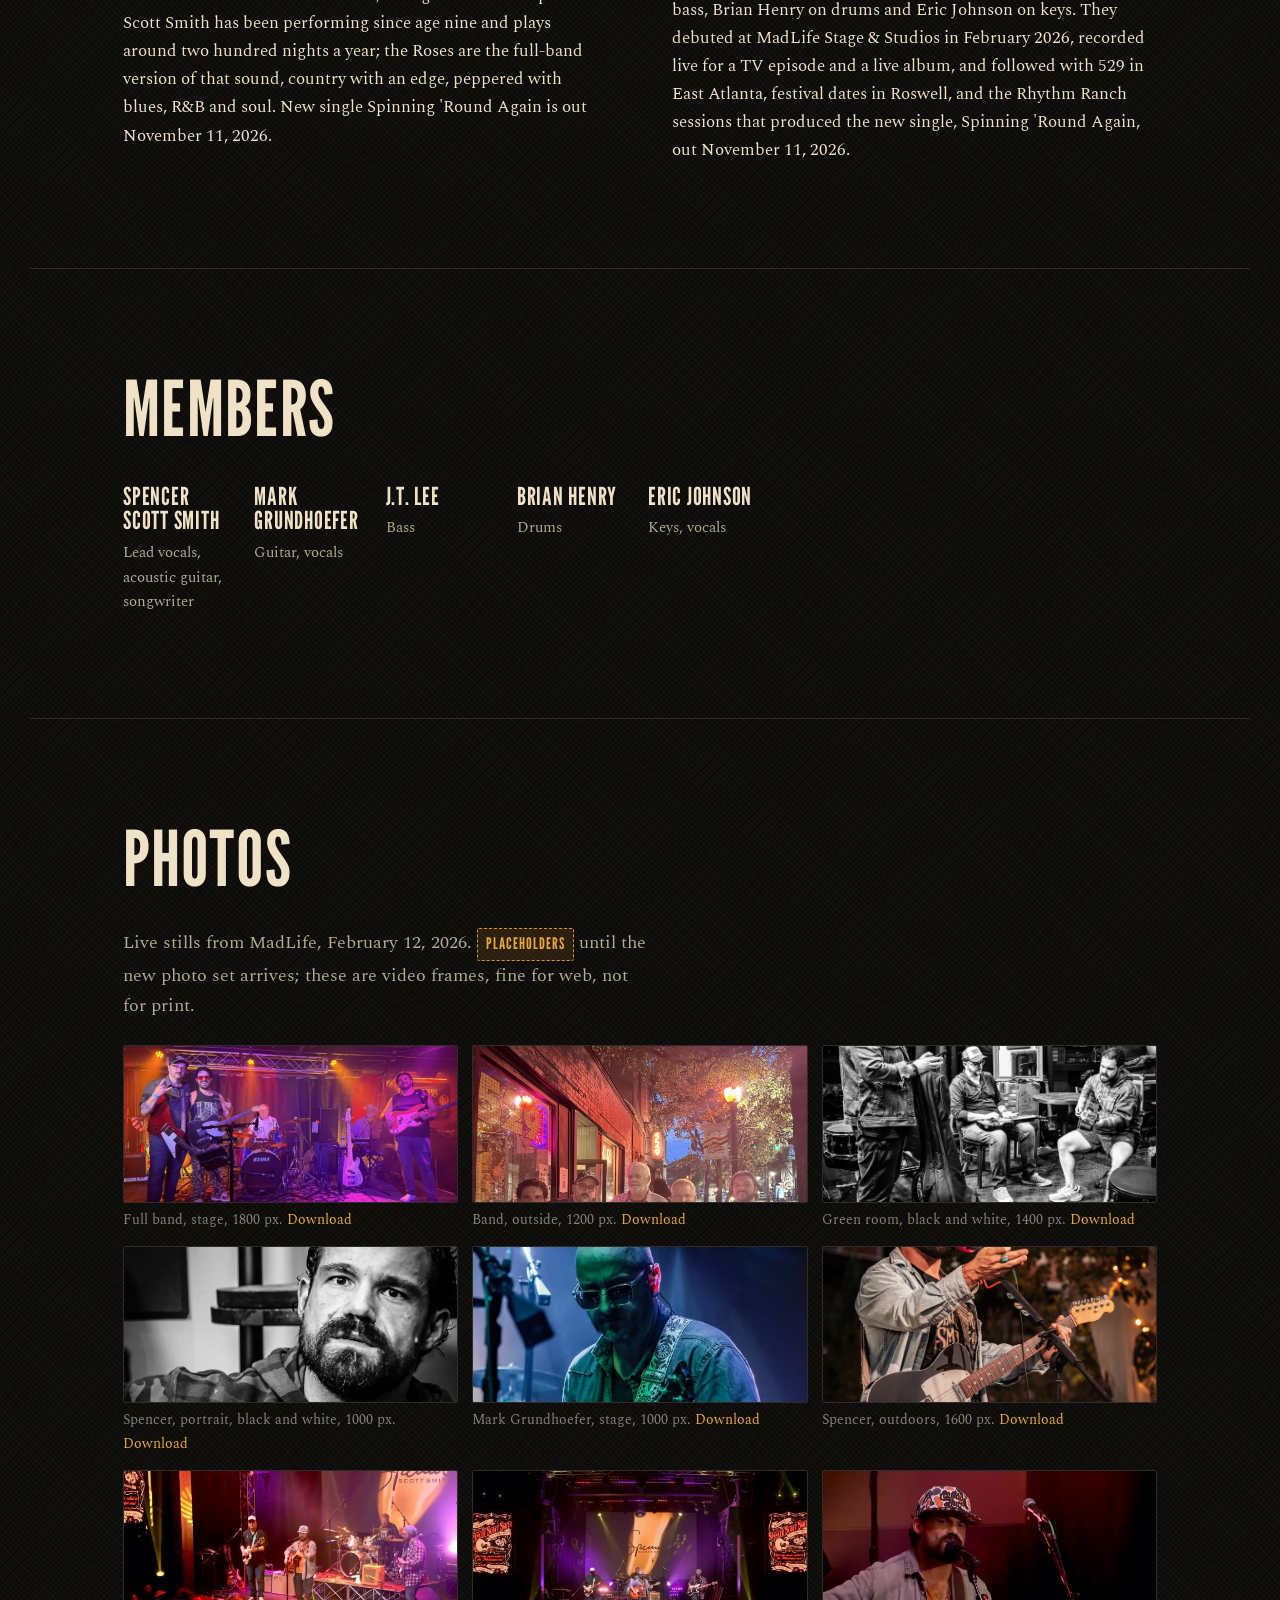
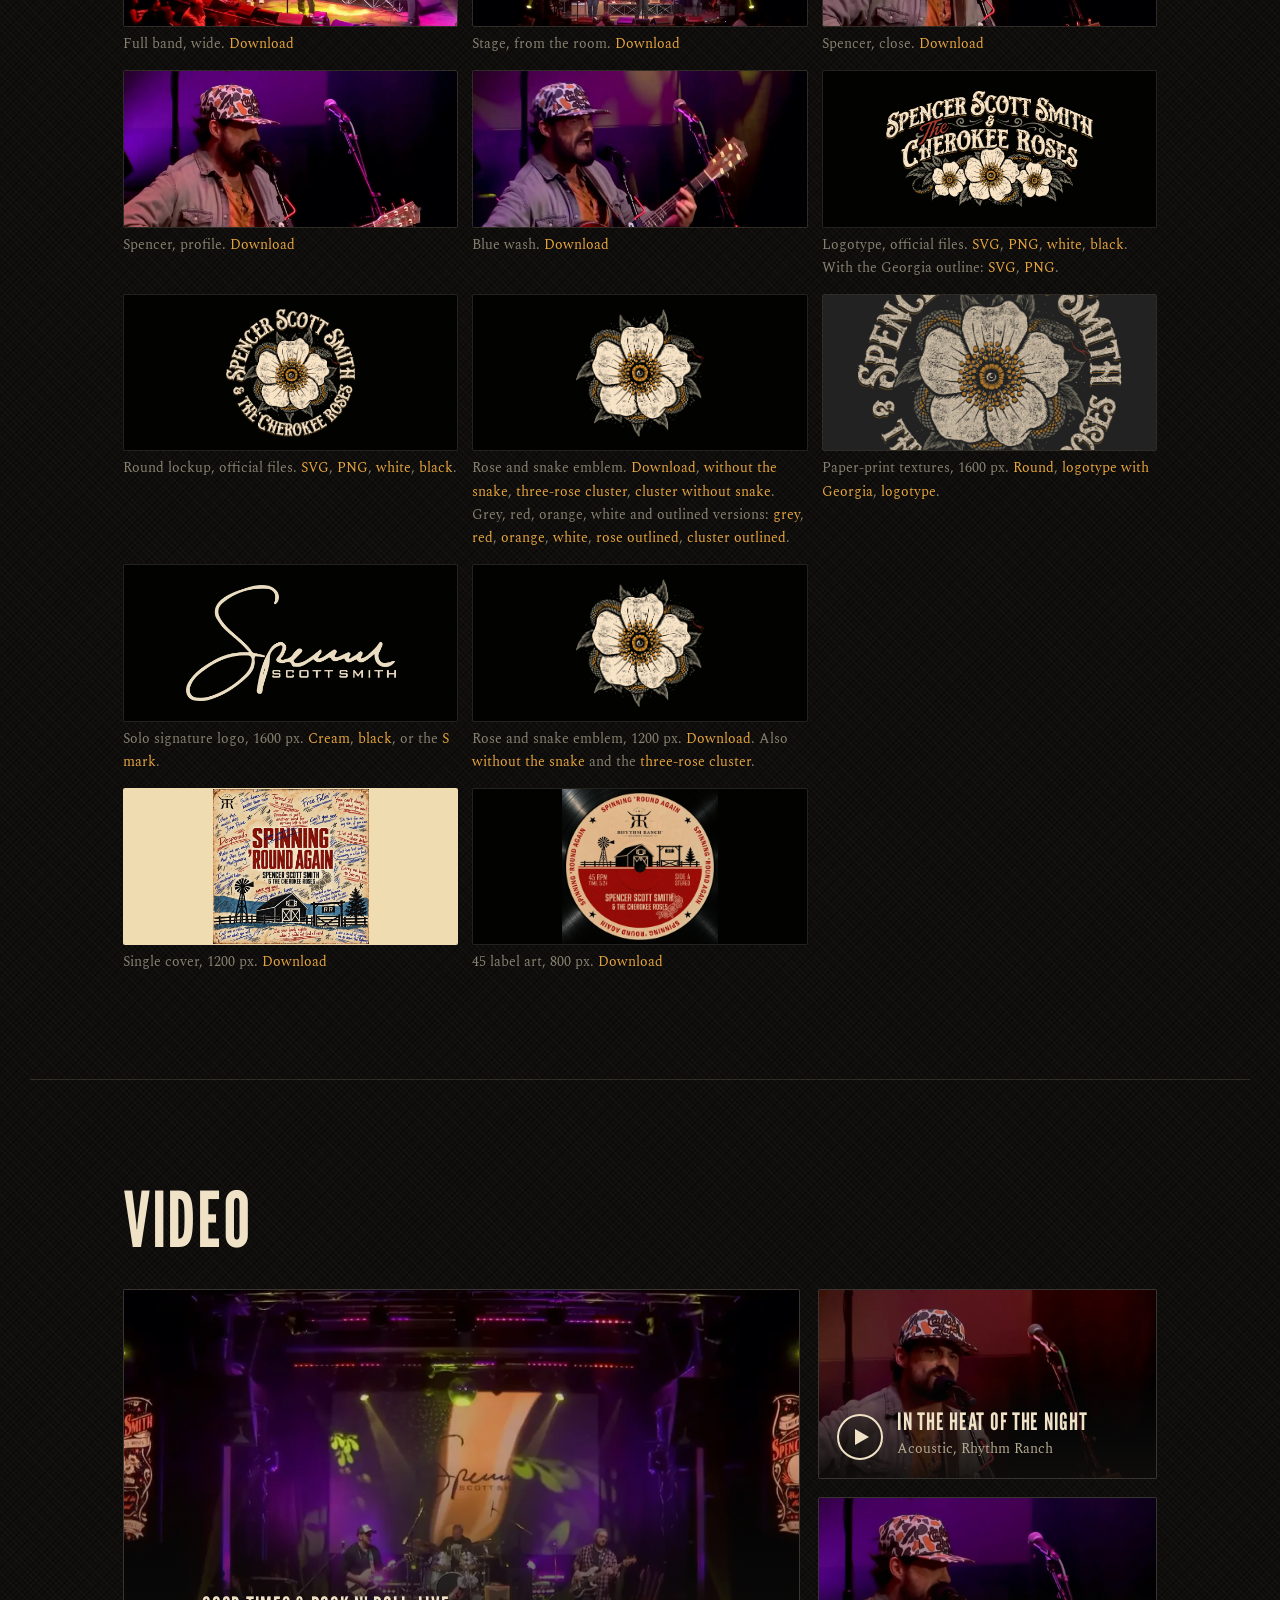
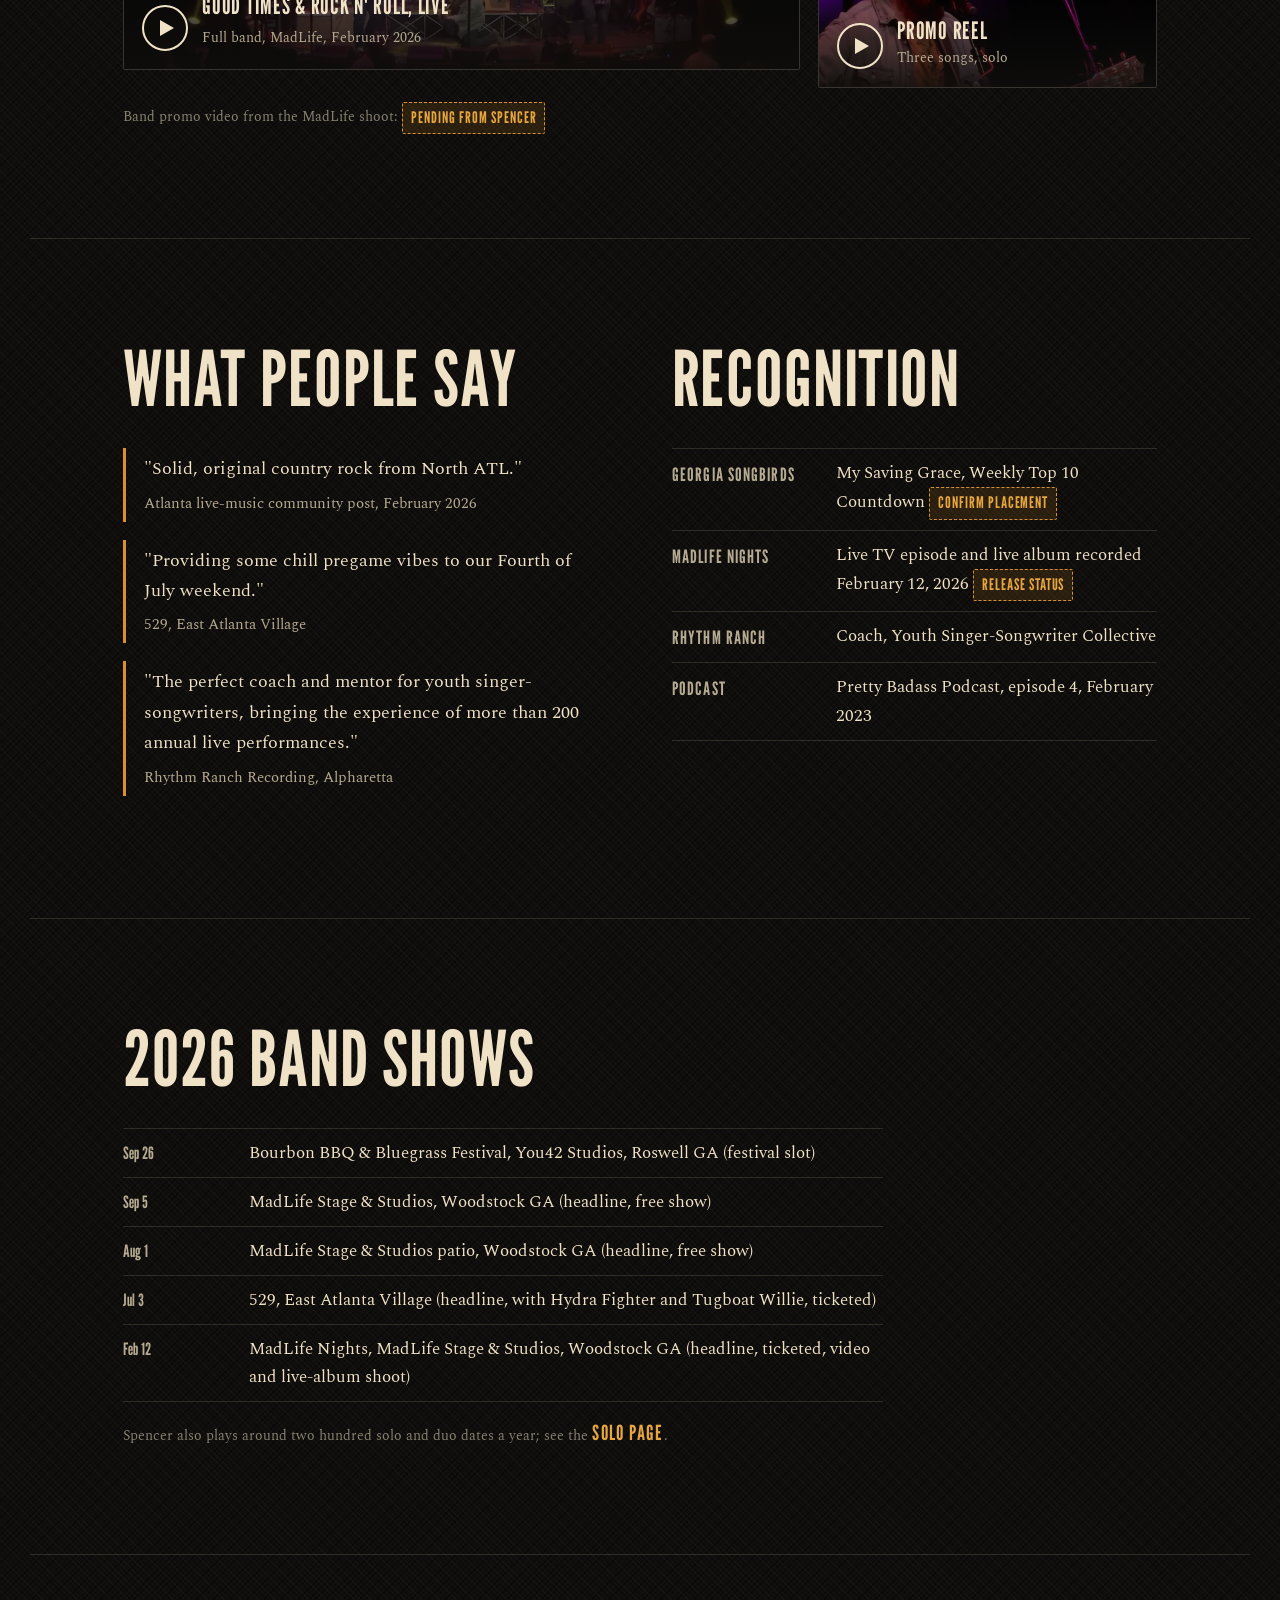
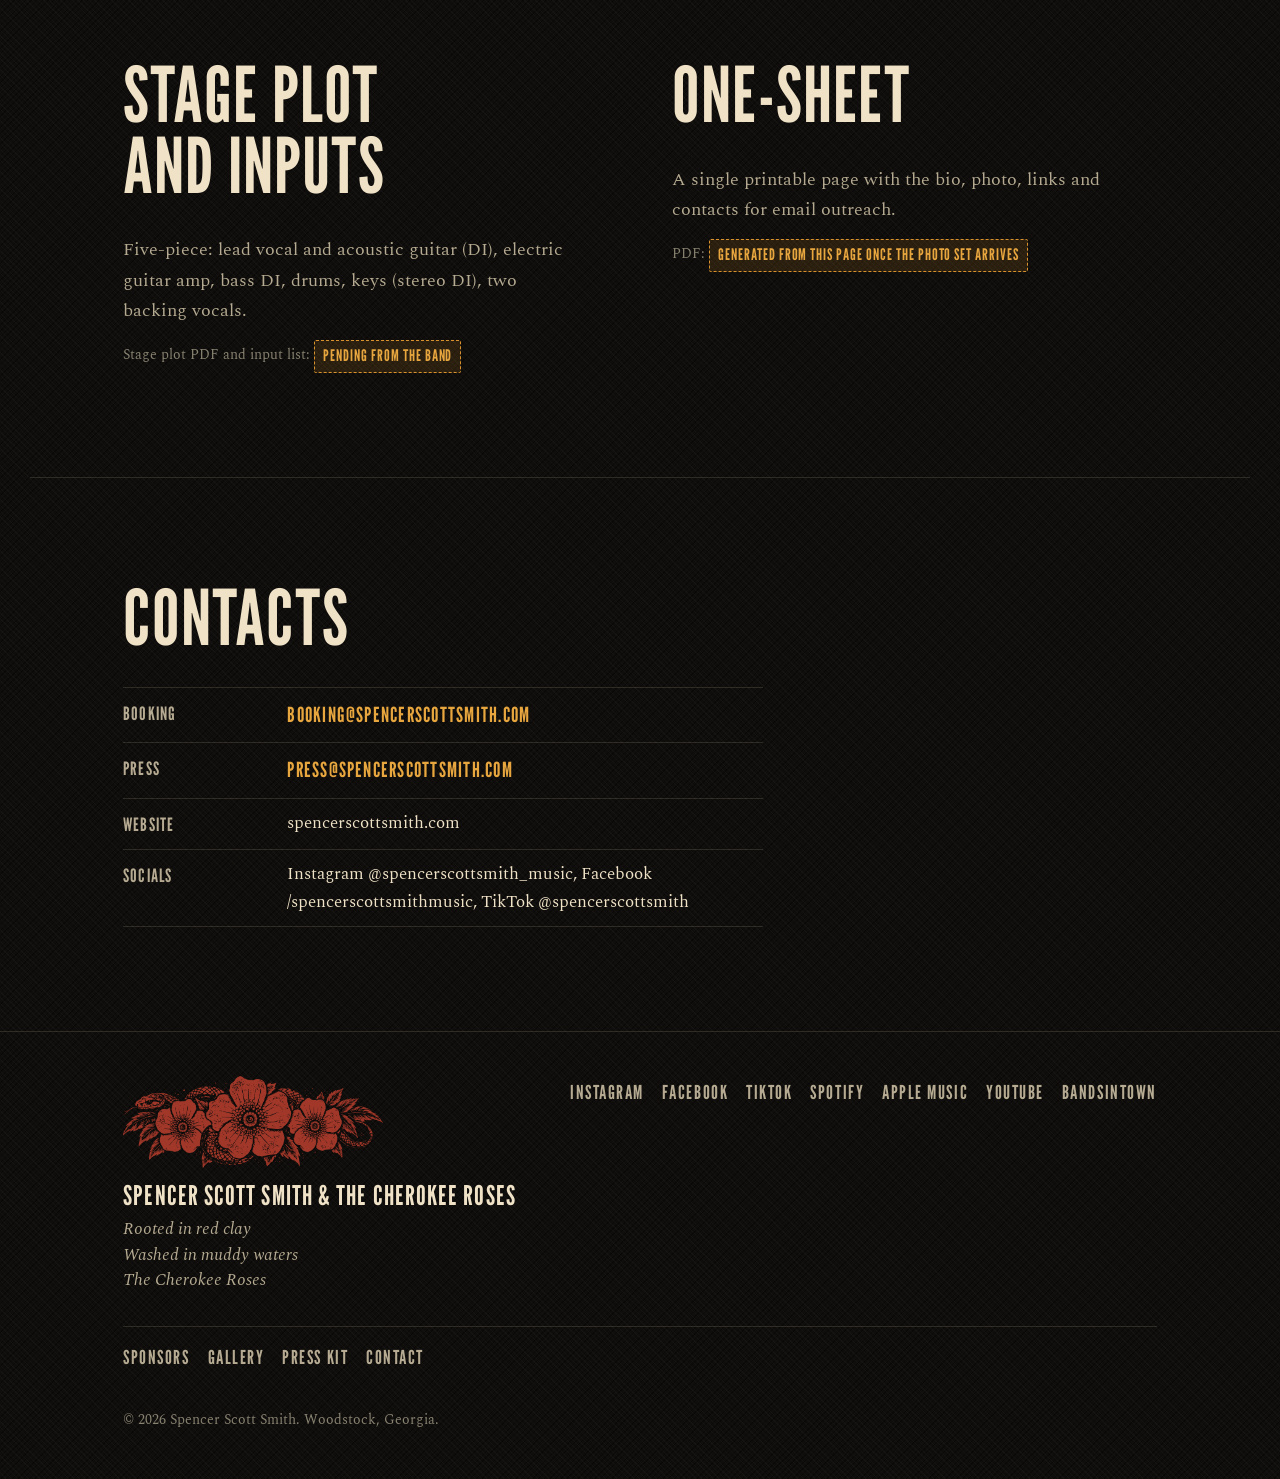
<file: epk.html>
<!DOCTYPE html>
<html lang="en">
<head>
<meta charset="utf-8">
<meta name="viewport" content="width=device-width, initial-scale=1">
<title>Press kit | Spencer Scott Smith &amp; The Cherokee Roses</title>
<meta name="description" content="Electronic press kit for Spencer Scott Smith & The Cherokee Roses: bios, members, photos, video, performance history, stage plot and booking contacts.">
<link rel="canonical" href="https://spencerscottsmith.com/epk.html">
<meta property="og:type" content="website">
<meta property="og:title" content="Press kit | Spencer Scott Smith & The Cherokee Roses">
<meta property="og:description" content="Bios, photos, video, stage plot and contacts for bookers and press.">
<meta property="og:url" content="https://spencerscottsmith.com/epk.html">
<meta property="og:image" content="https://spencerscottsmith.com/assets/img/live/hero-poster.jpg">
<link rel="icon" href="/assets/img/brand/favicon-32.png?v=20261111a" sizes="32x32">
<link rel="preconnect" href="https://fonts.googleapis.com">
<link rel="preconnect" href="https://fonts.gstatic.com" crossorigin>
<link href="https://fonts.googleapis.com/css2?family=League+Gothic&family=Spectral:ital,wght@0,400;0,500;0,600;1,400;1,500&display=swap" rel="stylesheet">
<link rel="stylesheet" href="/assets/css/site.css?v=20261111a">
<style>
.toc{display:flex;gap:8px 18px;flex-wrap:wrap;margin-top:22px}
.toc a{font-family:var(--display);font-weight:700;font-size:1.05rem;color:var(--bone-2);border-bottom:1px solid var(--line-2)}
.toc a:hover{color:var(--bone);border-color:var(--bone)}
.bio h3{margin:22px 0 8px}
.bio p+p{margin-top:12px}
.hist{list-style:none}
.hist li{display:grid;grid-template-columns:110px 1fr;gap:16px;padding:10px 0;border-top:1px solid var(--line)}
.hist li:last-child{border-bottom:1px solid var(--line)}
.hist .d{font-family:var(--display);font-weight:700;color:var(--bone-2)}
</style>
</head>
<body>
<a class="skip" href="#main">Skip to content</a>

<div class="edge t" aria-hidden="true"></div><div class="edge b" aria-hidden="true"></div><div class="edge l" aria-hidden="true"></div><div class="edge r" aria-hidden="true"></div>

<nav class="nav solid" id="nav" aria-label="Main">
  <a class="brand" href="/"><img src="/assets/img/brand/badge.png?v=20261111a" alt="" width="1281" height="1274"><span>SSS &amp; The Cherokee Roses</span></a>
  <div class="links" id="menu">
    <ul>
      <li><a href="/#single">Single</a></li>
      <li><a href="/shows.html">Shows</a></li>
      <li><a href="/#roses">The Roses</a></li>
      <li><a href="/#music">Music</a></li>
      <li><a href="/gallery.html">Gallery</a></li>
      <li><a href="/solo.html">SSS Solo</a></li>
      <li><a href="/epk.html" aria-current="page">Press kit</a></li>
    </ul>
    <a class="btn btn-primary book" href="/contact.html">Book the band</a>
  </div>
  <button class="menu-btn" aria-expanded="false" aria-controls="menu">Menu</button>
</nav>

<main id="main">
<header class="phero">
  <div class="wrap">
    <h1>Press kit</h1>
    <p class="lede">Everything a booker, promoter or writer needs on one page. Photos and documents download at full size. Questions go to the contacts at the bottom.</p>
    <nav class="toc" aria-label="On this page">
      <a href="#music">Music</a><a href="#bio">Bios</a><a href="#members">Members</a><a href="#photos">Photos</a><a href="#video">Video</a><a href="#quotes">Quotes</a><a href="#history">Shows</a><a href="#tech">Stage plot</a><a href="#contacts">Contacts</a>
    </nav>
  </div>
</header>

<section id="music">
  <div class="wrap cols">
    <div>
      <h2>Current single</h2>
      <p class="lede">Spinning 'Round Again, out November 11, 2026. 5:24. Recorded at Rhythm Ranch Recording, Alpharetta, GA. Written by Spencer Scott Smith.</p>
      <p style="margin-top:14px">Previous: In the Heat of the Night (Live at the Rhythm Ranch), July 15, 2026. Good Times &amp; Rock n' Roll, October 2024. Full catalog on <a class="btn-link" href="https://open.spotify.com/artist/5Wp9gpcf5KGO6pVcpgvgLW" target="_blank" rel="noopener">Spotify</a> and <a class="btn-link" href="https://music.apple.com/us/artist/spencer-scott-smith/1671007034" target="_blank" rel="noopener">Apple Music</a>.</p>
      <p class="hint" style="margin-top:14px">Private stream and WAV download for press: <span class="todo">link pending</span></p>
    </div>
    <div class="card">
      <h3>Quick facts</h3>
      <ul class="kv" style="margin-top:12px">
        <li><span class="k">Hometown</span><span>Woodstock, Georgia</span></li>
        <li><span class="k">Genre</span><span>Americana, country, rock n' roll</span></li>
        <li><span class="k">For fans of</span><span>Blackberry Smoke, Chris Stapleton, The Black Crowes, Marcus King</span></li>
        <li><span class="k">Lineup</span><span>Five-piece: vocals and guitar, lead guitar, bass, drums, keys</span></li>
        <li><span class="k">Set length</span><span>90 minutes to 3 hours, originals plus select covers</span></li>
        <li><span class="k">Distribution</span><span>DistroKid, under the artist name Spencer Scott Smith</span></li>
      </ul>
    </div>
  </div>
</section>

<div class="rule"></div>

<section id="bio">
  <div class="wrap cols bio">
    <div>
      <h2>Bios</h2>
      <h3>One line</h3>
      <p>Woodstock, Georgia's Spencer Scott Smith &amp; The Cherokee Roses play red-clay Americana with an edge: country, blues and soul, loud when it needs to be.</p>
      <h3>Short (about 60 words)</h3>
      <p>Spencer Scott Smith &amp; The Cherokee Roses are a five-piece Americana band from Woodstock, Georgia. Frontman Spencer Scott Smith has been performing since age nine and plays around two hundred nights a year; the Roses are the full-band version of that sound, country with an edge, peppered with blues, R&amp;B and soul. New single Spinning 'Round Again is out November 11, 2026.</p>
    </div>
    <div>
      <h3 style="margin-top:0">Medium (about 150 words)</h3>
      <p>Raised on the red clay river banks of North Georgia, Spencer Scott Smith grew up with a Mississippi twist in his ear: a little edge on the country, peppered with blues, R&amp;B and a big helping of soul. He has performed since he was nine, with ensembles around the world, earned a music degree, and now plays close to two hundred dates a year across metro Atlanta and the North Georgia mountains.</p>
      <p>The Cherokee Roses, named for the state flower that grows wild along Georgia's backroads, are the band he built for the nights that call for drums: Mark Grundhoefer on guitar, J.T. Lee on bass, Brian Henry on drums and Eric Johnson on keys. They debuted at MadLife Stage &amp; Studios in February 2026, recorded live for a TV episode and a live album, and followed with 529 in East Atlanta, festival dates in Roswell, and the Rhythm Ranch sessions that produced the new single, Spinning 'Round Again, out November 11, 2026.</p>
    </div>
  </div>
</section>

<div class="rule"></div>

<section id="members">
  <div class="wrap">
    <h2>Members</h2>
    <ul class="members" style="max-width:640px">
      <li><span class="n">Spencer Scott Smith</span><span class="r">Lead vocals, acoustic guitar, songwriter</span></li>
      <li><span class="n">Mark Grundhoefer</span><span class="r">Guitar, vocals</span></li>
      <li><span class="n">J.T. Lee</span><span class="r">Bass</span></li>
      <li><span class="n">Brian Henry</span><span class="r">Drums</span></li>
      <li><span class="n">Eric Johnson</span><span class="r">Keys, vocals</span></li>
    </ul>
  </div>
</section>

<div class="rule"></div>

<section id="photos">
  <div class="wrap">
    <h2>Photos</h2>
    <p class="lede">Live stills from MadLife, February 12, 2026. <span class="todo">Placeholders</span> until the new photo set arrives; these are video frames, fine for web, not for print.</p>
    <div class="photos" style="margin-top:24px">
      <figure><picture><source srcset="/assets/img/photos/band-stage.webp" type="image/webp"><img src="/assets/img/photos/band-stage.jpg" alt="The Cherokee Roses lined up on stage under red and purple light" loading="lazy"></picture><figcaption>Full band, stage, 1800 px. <a href="/assets/img/photos/band-stage.jpg" download>Download</a></figcaption></figure>
      <figure><picture><source srcset="/assets/img/photos/band-outside.webp" type="image/webp"><img src="/assets/img/photos/band-outside.jpg" alt="The band on the sidewalk outside a venue at dusk" loading="lazy" style="object-position:center 30%"></picture><figcaption>Band, outside, 1200 px. <a href="/assets/img/photos/band-outside.jpg" download>Download</a></figcaption></figure>
      <figure><picture><source srcset="/assets/img/photos/green-room-bw.webp" type="image/webp"><img src="/assets/img/photos/green-room-bw.jpg" alt="Three members in the green room, black and white" loading="lazy"></picture><figcaption>Green room, black and white, 1400 px. <a href="/assets/img/photos/green-room-bw.jpg" download>Download</a></figcaption></figure>
      <figure><picture><source srcset="/assets/img/photos/spencer-bw.webp" type="image/webp"><img src="/assets/img/photos/spencer-bw.jpg" alt="Spencer Scott Smith, black and white portrait" loading="lazy" style="object-position:center 20%"></picture><figcaption>Spencer, portrait, black and white, 1000 px. <a href="/assets/img/photos/spencer-bw.jpg" download>Download</a></figcaption></figure>
      <figure><picture><source srcset="/assets/img/photos/mark-grundhoefer.webp" type="image/webp"><img src="/assets/img/photos/mark-grundhoefer.jpg" alt="Mark Grundhoefer on guitar" loading="lazy" style="object-position:center 20%"></picture><figcaption>Mark Grundhoefer, stage, 1000 px. <a href="/assets/img/photos/mark-grundhoefer.jpg" download>Download</a></figcaption></figure>
      <figure><picture><source srcset="/assets/img/photos/spencer-tele.webp" type="image/webp"><img src="/assets/img/photos/spencer-tele.jpg" alt="Spencer singing outdoors with a Telecaster" loading="lazy"></picture><figcaption>Spencer, outdoors, 1600 px. <a href="/assets/img/photos/spencer-tele.jpg" download>Download</a></figcaption></figure>
      <figure><picture><source srcset="/assets/img/live/live-30.webp" type="image/webp"><img src="/assets/img/live/live-30.jpg" alt="Full band on stage, wide" loading="lazy"></picture><figcaption>Full band, wide. <a href="/assets/img/live/live-30.jpg" download>Download</a></figcaption></figure>
      <figure><picture><source srcset="/assets/img/live/live-170.webp" type="image/webp"><img src="/assets/img/live/live-170.jpg" alt="Band on stage under purple and amber light" loading="lazy"></picture><figcaption>Stage, from the room. <a href="/assets/img/live/live-170.jpg" download>Download</a></figcaption></figure>
      <figure><picture><source srcset="/assets/img/live/live-130.webp" type="image/webp"><img src="/assets/img/live/live-130.jpg" alt="Spencer at the microphone" loading="lazy"></picture><figcaption>Spencer, close. <a href="/assets/img/live/live-130.jpg" download>Download</a></figcaption></figure>
      <figure><picture><source srcset="/assets/img/live/live-12.webp" type="image/webp"><img src="/assets/img/live/live-12.jpg" alt="Spencer singing, profile" loading="lazy"></picture><figcaption>Spencer, profile. <a href="/assets/img/live/live-12.jpg" download>Download</a></figcaption></figure>
      <figure><picture><source srcset="/assets/img/live/live-240.webp" type="image/webp"><img src="/assets/img/live/live-240.jpg" alt="Band under blue light" loading="lazy"></picture><figcaption>Blue wash. <a href="/assets/img/live/live-240.jpg" download>Download</a></figcaption></figure>
      <figure><img src="/assets/img/brand/logotype.png?v=20261111a" alt="Band logotype, full colour, transparent" loading="lazy" style="object-fit:contain;background:#020201;padding:6%"><figcaption>Logotype, official files. <a href="/assets/img/brand/logotype.svg" download>SVG</a>, <a href="/assets/img/brand/logotype.png" download>PNG</a>, <a href="/assets/img/brand/official/logotype-white.png" download>white</a>, <a href="/assets/img/brand/official/logotype-black.png" download>black</a>. With the Georgia outline: <a href="/assets/img/brand/official/wordmark-georgia.svg" download>SVG</a>, <a href="/assets/img/brand/official/wordmark-georgia.png" download>PNG</a>.</figcaption></figure>
      <figure><img src="/assets/img/brand/badge.png?v=20261111a" alt="Band logo, round lockup, transparent" loading="lazy" style="object-fit:contain;background:#020201;padding:4%"><figcaption>Round lockup, official files. <a href="/assets/img/brand/badge.svg" download>SVG</a>, <a href="/assets/img/brand/badge.png" download>PNG</a>, <a href="/assets/img/brand/official/badge-white.png" download>white</a>, <a href="/assets/img/brand/official/badge-black.png" download>black</a>.</figcaption></figure>
      <figure><img src="/assets/img/brand/rose-snake.png?v=20261111a" alt="Cherokee rose and snake emblem, transparent" loading="lazy" style="object-fit:contain;background:#020201;padding:4%"><figcaption>Rose and snake emblem. <a href="/assets/img/brand/rose-snake.png" download>Download</a>, <a href="/assets/img/brand/rose.png" download>without the snake</a>, <a href="/assets/img/brand/cluster-snake.png" download>three-rose cluster</a>, <a href="/assets/img/brand/cluster.png" download>cluster without snake</a>. Grey, red, orange, white and outlined versions: <a href="/assets/img/brand/official/graphic-assets/ga-2-grey.png" download>grey</a>, <a href="/assets/img/brand/official/graphic-assets/ga-2-red.png" download>red</a>, <a href="/assets/img/brand/official/graphic-assets/ga-2-orange.png" download>orange</a>, <a href="/assets/img/brand/official/graphic-assets/ga-2-white.png" download>white</a>, <a href="/assets/img/brand/official/graphic-assets/ga-1-outlined.png" download>rose outlined</a>, <a href="/assets/img/brand/official/graphic-assets/ga-2-outlined.png" download>cluster outlined</a>.</figcaption></figure>
      <figure><img src="/assets/img/brand/official/print/primary-logo-full-color.jpg" alt="Round lockup printed on textured paper" loading="lazy" style="object-fit:cover"><figcaption>Paper-print textures, 1600 px. <a href="/assets/img/brand/official/print/primary-logo-full-color.jpg" download>Round</a>, <a href="/assets/img/brand/official/print/secondary-logo-full-color.jpg" download>logotype with Georgia</a>, <a href="/assets/img/brand/official/print/secondary-logo-2-full-color.jpg" download>logotype</a>.</figcaption></figure>
      <figure><img src="/assets/img/brand/solo-signature.png" alt="Spencer Scott Smith signature logo, cream on transparent" loading="lazy" style="object-fit:contain;background:#020201;padding:6%"><figcaption>Solo signature logo, 1600 px. <a href="/assets/img/brand/solo-signature.png" download>Cream</a>, <a href="/assets/img/brand/solo-signature-black.png" download>black</a>, or the <a href="/assets/img/brand/solo-mark.png" download>S mark</a>.</figcaption></figure>
      <figure><img src="/assets/img/brand/rose-snake.png" alt="Cherokee rose and snake emblem, transparent" loading="lazy" style="object-fit:contain;background:#020201;padding:4%"><figcaption>Rose and snake emblem, 1200 px. <a href="/assets/img/brand/rose-snake.png" download>Download</a>. Also <a href="/assets/img/brand/rose.png" download>without the snake</a> and the <a href="/assets/img/brand/cluster-snake.png" download>three-rose cluster</a>.</figcaption></figure>
    </div>
    <div class="photos" style="margin-top:14px">
      <figure><picture><source srcset="/assets/img/releases/spinning-round-again.webp" type="image/webp"><img src="/assets/img/releases/spinning-round-again.jpg" alt="Spinning 'Round Again single cover" loading="lazy" style="object-fit:contain;background:#efdcb0"></picture><figcaption>Single cover, 1200 px. <a href="/assets/img/releases/spinning-round-again.jpg" download>Download</a></figcaption></figure>
      <figure><img src="/assets/img/releases/spinning-round-again-label.jpg" alt="Spinning 'Round Again 45 RPM label art" loading="lazy" style="object-fit:contain;background:#020201"><figcaption>45 label art, 800 px. <a href="/assets/img/releases/spinning-round-again-label.jpg" download>Download</a></figcaption></figure>
    </div>
  </div>
</section>

<div class="rule"></div>

<section id="video">
  <div class="wrap">
    <h2>Video</h2>
    <div class="watch">
      <a class="vid" href="https://www.instagram.com/reel/DYSPUouu46z/" target="_blank" rel="noopener">
        <picture><source srcset="/assets/img/live/live-210.webp" type="image/webp"><img src="/assets/img/live/live-210.jpg" alt="The band on stage at MadLife" width="1200" height="564" loading="lazy"></picture>
        <span class="play"><span class="tri" aria-hidden="true"></span><span><span class="t">Good Times &amp; Rock n' Roll, live</span><span class="s">Full band, MadLife, February 2026</span></span></span>
      </a>
      <div class="side">
        <div class="vid" data-yt="Ym08TnbS5fs">
          <picture><source srcset="/assets/img/live/live-130.webp" type="image/webp"><img src="/assets/img/live/live-130.jpg" alt="" width="1200" height="564" loading="lazy"></picture>
          <button class="play" type="button"><span class="tri" aria-hidden="true"></span><span><span class="t">In the Heat of the Night</span><span class="s">Acoustic, Rhythm Ranch</span></span></button>
        </div>
        <div class="vid" data-yt="_1AGcPRqdkM">
          <picture><source srcset="/assets/img/live/live-12.webp" type="image/webp"><img src="/assets/img/live/live-12.jpg" alt="" width="1200" height="564" loading="lazy"></picture>
          <button class="play" type="button"><span class="tri" aria-hidden="true"></span><span><span class="t">Promo reel</span><span class="s">Three songs, solo</span></span></button>
        </div>
      </div>
    </div>
    <p class="hint" style="margin-top:14px">Band promo video from the MadLife shoot: <span class="todo">pending from Spencer</span></p>
  </div>
</section>

<div class="rule"></div>

<section id="quotes">
  <div class="wrap cols">
    <div>
      <h2>What people say</h2>
      <div class="quote"><p>"Solid, original country rock from North ATL."</p><cite>Atlanta live-music community post, February 2026</cite></div>
      <div class="quote"><p>"Providing some chill pregame vibes to our Fourth of July weekend."</p><cite>529, East Atlanta Village</cite></div>
      <div class="quote"><p>"The perfect coach and mentor for youth singer-songwriters, bringing the experience of more than 200 annual live performances."</p><cite>Rhythm Ranch Recording, Alpharetta</cite></div>
    </div>
    <div>
      <h2>Recognition</h2>
      <ul class="kv">
        <li><span class="k">Georgia Songbirds</span><span>My Saving Grace, Weekly Top 10 Countdown <span class="todo">confirm placement</span></span></li>
        <li><span class="k">MadLife Nights</span><span>Live TV episode and live album recorded February 12, 2026 <span class="todo">release status</span></span></li>
        <li><span class="k">Rhythm Ranch</span><span>Coach, Youth Singer-Songwriter Collective</span></li>
        <li><span class="k">Podcast</span><span>Pretty Badass Podcast, episode 4, February 2023</span></li>
      </ul>
    </div>
  </div>
</section>

<div class="rule"></div>

<section id="history">
  <div class="wrap">
    <h2>2026 band shows</h2>
    <ul class="hist" style="max-width:760px;margin-top:8px">
      <li><span class="d">Sep 26</span><span>Bourbon BBQ &amp; Bluegrass Festival, You42 Studios, Roswell GA (festival slot)</span></li>
      <li><span class="d">Sep 5</span><span>MadLife Stage &amp; Studios, Woodstock GA (headline, free show)</span></li>
      <li><span class="d">Aug 1</span><span>MadLife Stage &amp; Studios patio, Woodstock GA (headline, free show)</span></li>
      <li><span class="d">Jul 3</span><span>529, East Atlanta Village (headline, with Hydra Fighter and Tugboat Willie, ticketed)</span></li>
      <li><span class="d">Feb 12</span><span>MadLife Nights, MadLife Stage &amp; Studios, Woodstock GA (headline, ticketed, video and live-album shoot)</span></li>
    </ul>
    <p class="hint" style="margin-top:14px">Spencer also plays around two hundred solo and duo dates a year; see the <a class="btn-link" href="/solo.html">solo page</a>.</p>
  </div>
</section>

<div class="rule"></div>

<section id="tech">
  <div class="wrap cols">
    <div>
      <h2>Stage plot and inputs</h2>
      <p class="lede">Five-piece: lead vocal and acoustic guitar (DI), electric guitar amp, bass DI, drums, keys (stereo DI), two backing vocals.</p>
      <p class="hint" style="margin-top:14px">Stage plot PDF and input list: <span class="todo">pending from the band</span></p>
    </div>
    <div>
      <h2>One-sheet</h2>
      <p class="lede">A single printable page with the bio, photo, links and contacts for email outreach.</p>
      <p class="hint" style="margin-top:14px">PDF: <span class="todo">generated from this page once the photo set arrives</span></p>
    </div>
  </div>
</section>

<div class="rule"></div>

<section id="contacts">
  <div class="wrap">
    <h2>Contacts</h2>
    <ul class="kv" style="max-width:640px">
      <li><span class="k">Booking</span><span><a class="btn-link" href="mailto:booking@spencerscottsmith.com">booking@spencerscottsmith.com</a></span></li>
      <li><span class="k">Press</span><span><a class="btn-link" href="mailto:press@spencerscottsmith.com">press@spencerscottsmith.com</a></span></li>
      <li><span class="k">Website</span><span>spencerscottsmith.com</span></li>
      <li><span class="k">Socials</span><span>Instagram @spencerscottsmith_music, Facebook /spencerscottsmithmusic, TikTok @spencerscottsmith</span></li>
    </ul>
  </div>
</section>
</main>

<footer>
  <div class="wrap">
    <div>
      <img class="cluster" src="/assets/img/brand/cluster-snake-red.png" alt="" width="1683" height="596" loading="lazy">
      <div class="fb">Spencer Scott Smith &amp; The Cherokee Roses</div>
      <div class="ft">Rooted in red clay<br>Washed in muddy waters<br>The Cherokee Roses</div>
    </div>
    <ul aria-label="Social links">
      <li><a href="https://www.instagram.com/spencerscottsmith_music/" target="_blank" rel="noopener">Instagram</a></li>
      <li><a href="https://www.facebook.com/spencerscottsmithmusic" target="_blank" rel="noopener">Facebook</a></li>
      <li><a href="https://www.tiktok.com/@spencerscottsmith" target="_blank" rel="noopener">TikTok</a></li>
      <li><a href="https://open.spotify.com/artist/5Wp9gpcf5KGO6pVcpgvgLW" target="_blank" rel="noopener">Spotify</a></li>
      <li><a href="https://music.apple.com/us/artist/spencer-scott-smith/1671007034" target="_blank" rel="noopener">Apple Music</a></li>
      <li><a href="https://www.youtube.com/@spencerscottsmithmusic" target="_blank" rel="noopener">YouTube</a></li>
      <li><a href="https://www.bandsintown.com/a/15674357-spencer-scott-smith-and-the-cherokee-roses" target="_blank" rel="noopener">Bandsintown</a></li>
    </ul>
    <ul aria-label="More" style="margin-top:10px"><li><a href="/sponsors.html">Sponsors</a></li><li><a href="/gallery.html">Gallery</a></li><li><a href="/epk.html">Press kit</a></li><li><a href="/contact.html">Contact</a></li></ul>
    <small>© 2026 Spencer Scott Smith. Woodstock, Georgia.</small>
  </div>
</footer>
<script src="/assets/js/site.js?v=20261111a" defer></script>
</body>
</html>
</file>
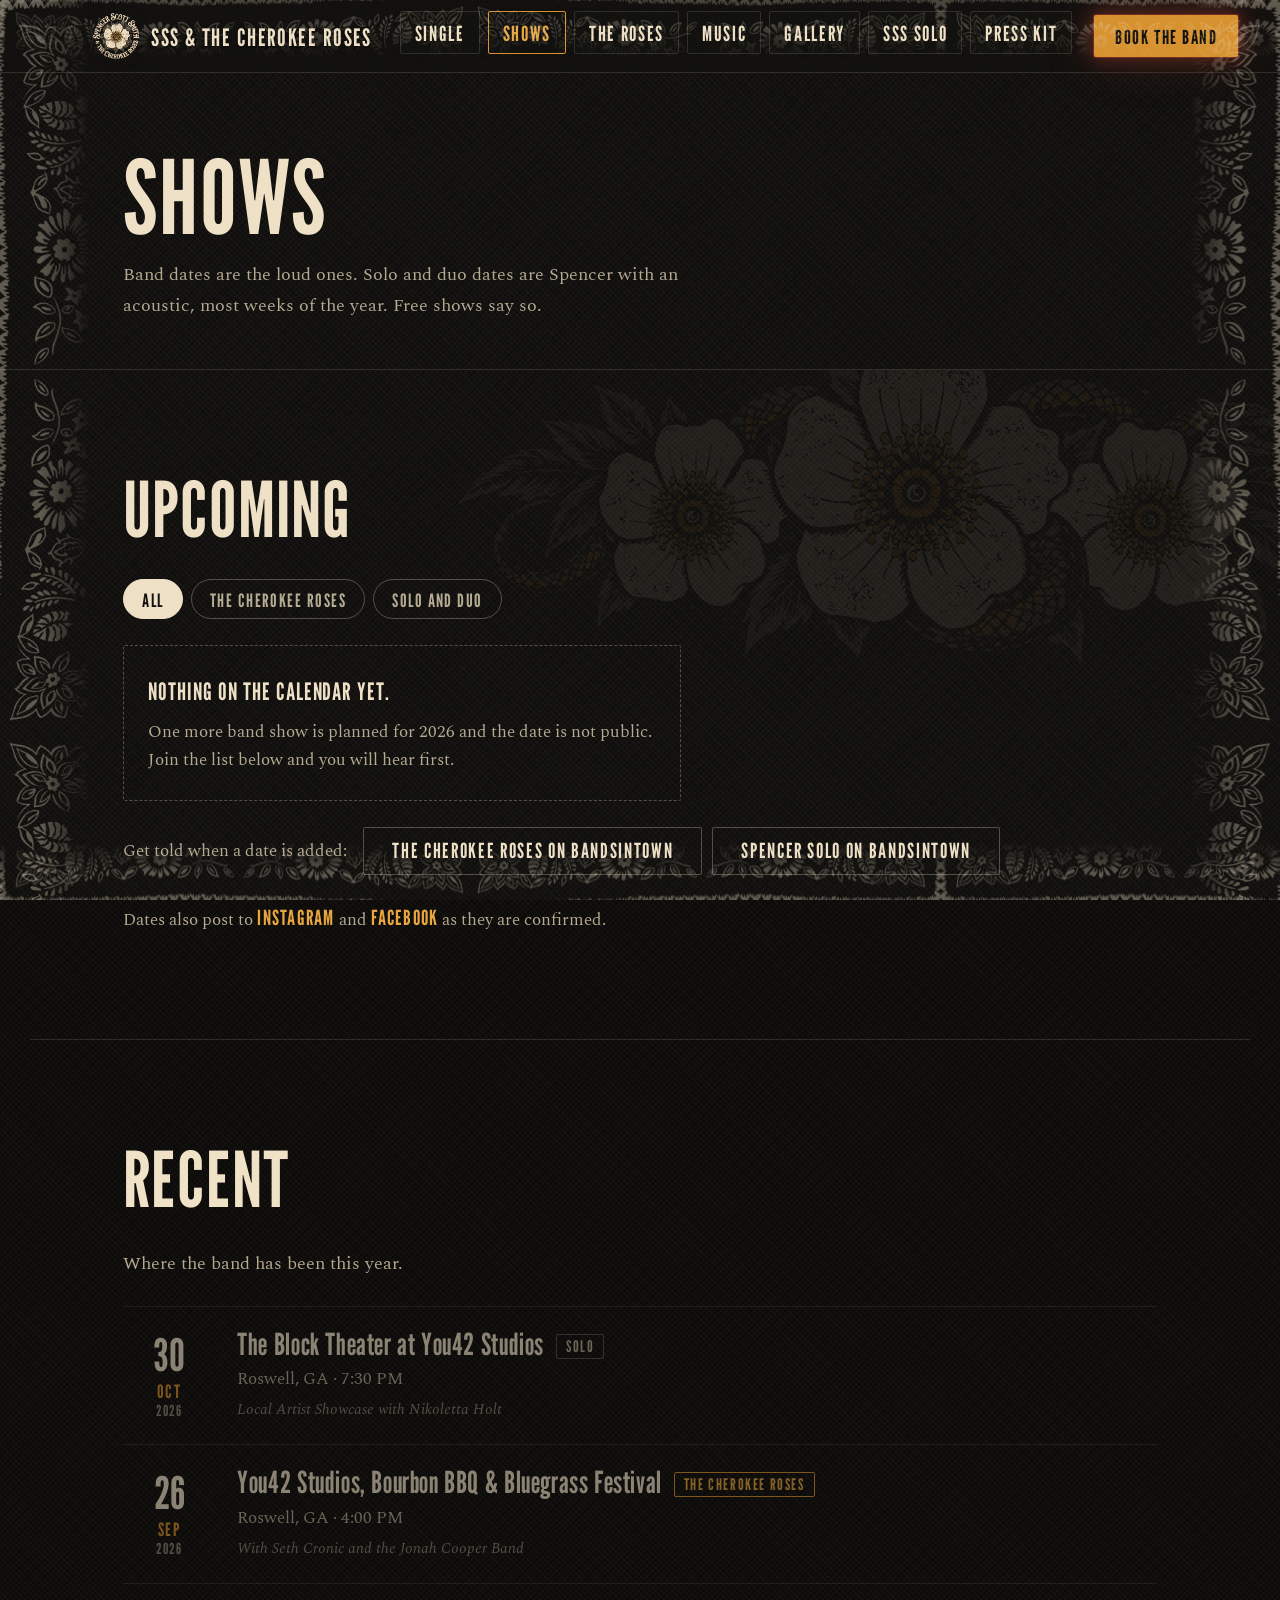
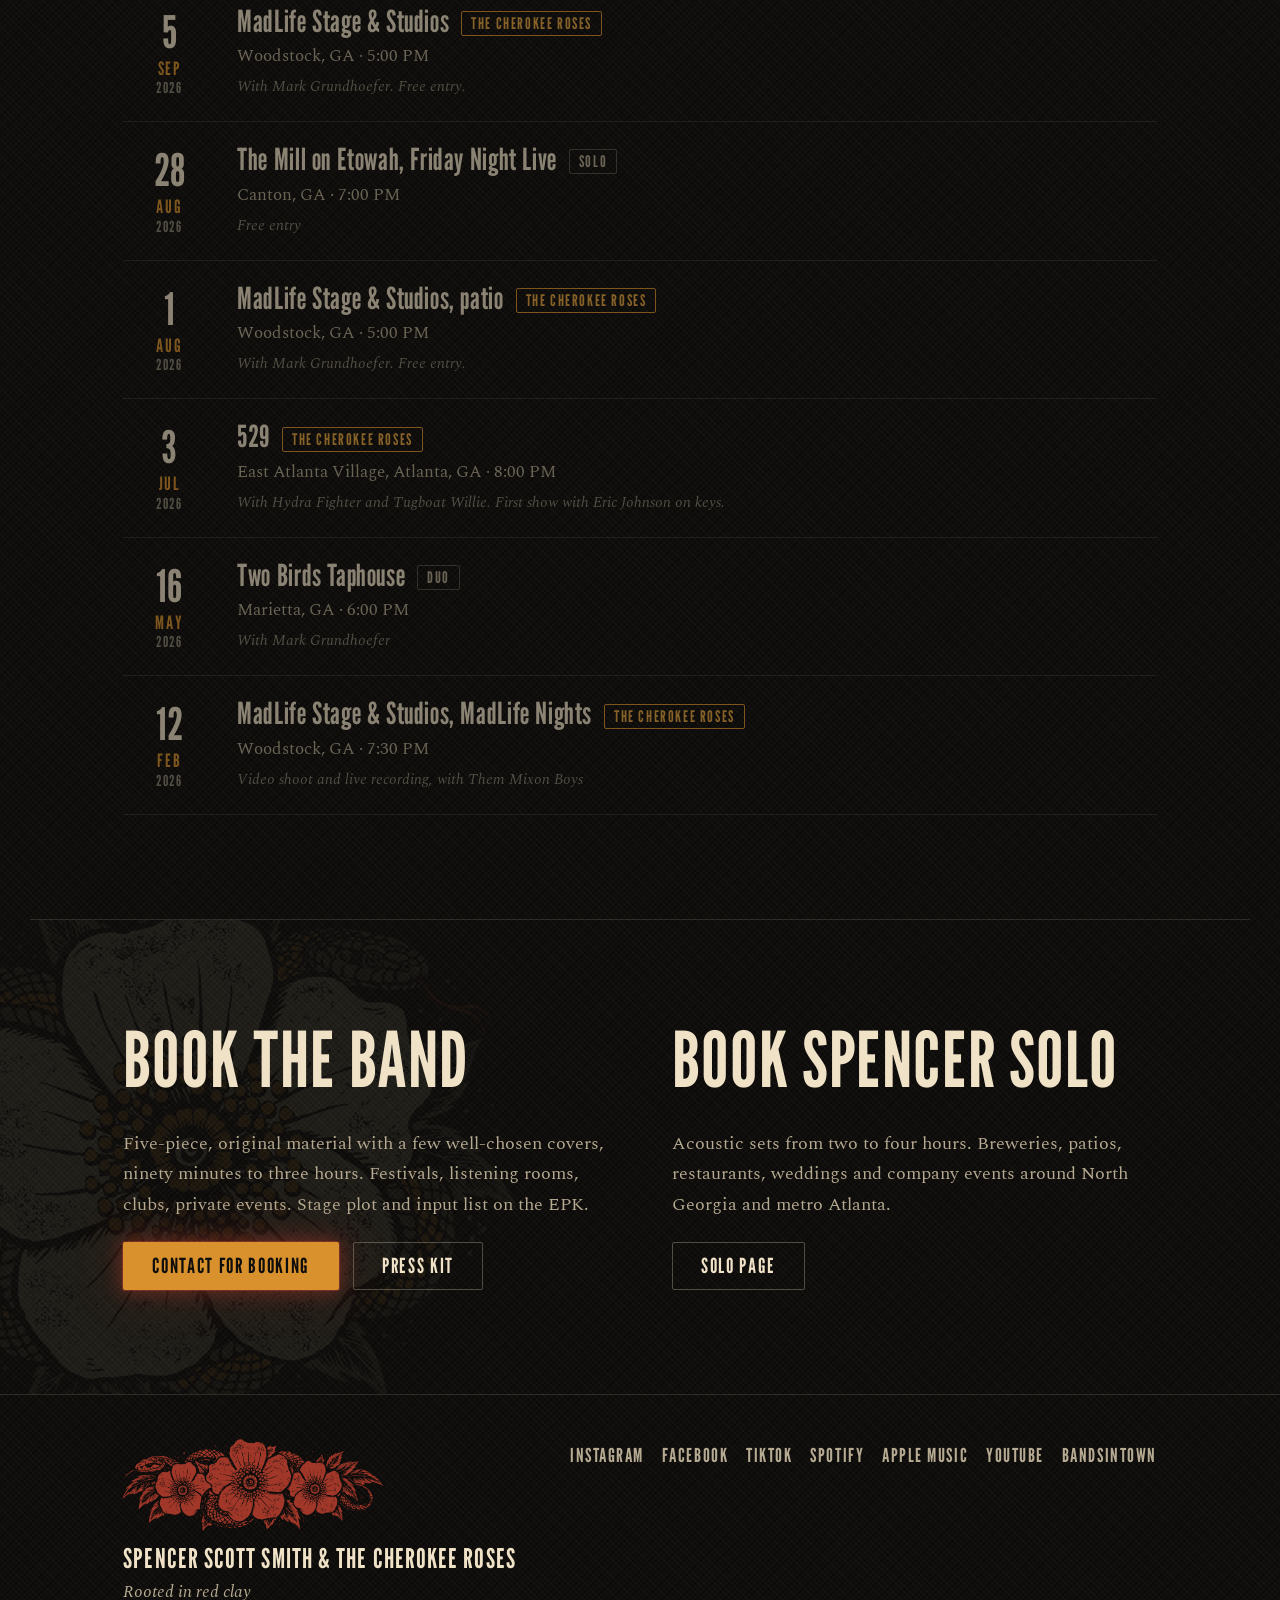
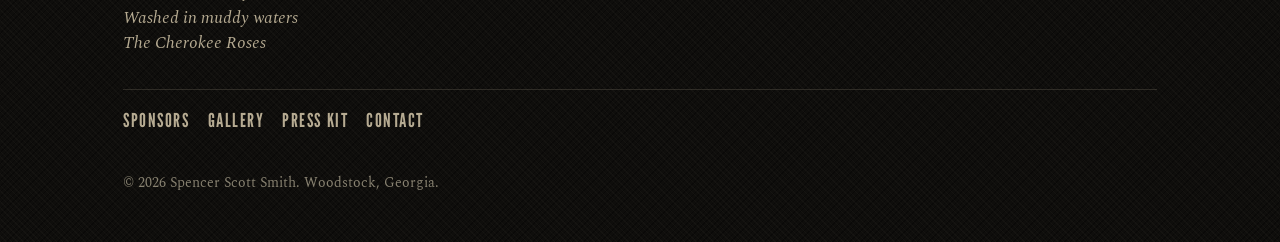
<file: shows.html>
<!DOCTYPE html>
<html lang="en">
<head>
<meta charset="utf-8">
<meta name="viewport" content="width=device-width, initial-scale=1">
<title>Shows | Spencer Scott Smith &amp; The Cherokee Roses</title>
<meta name="description" content="Upcoming and recent shows for Spencer Scott Smith & The Cherokee Roses, band and solo, around Woodstock, Atlanta and North Georgia.">
<link rel="canonical" href="https://spencerscottsmith.com/shows.html">
<meta property="og:type" content="website">
<meta property="og:title" content="Shows | Spencer Scott Smith & The Cherokee Roses">
<meta property="og:description" content="Band and solo dates around Woodstock, Atlanta and North Georgia.">
<meta property="og:url" content="https://spencerscottsmith.com/shows.html">
<meta property="og:image" content="https://spencerscottsmith.com/assets/img/live/hero-poster.jpg">
<link rel="icon" href="/assets/img/brand/favicon-32.png?v=20261111a" sizes="32x32">
<link rel="preconnect" href="https://fonts.googleapis.com">
<link rel="preconnect" href="https://fonts.gstatic.com" crossorigin>
<link href="https://fonts.googleapis.com/css2?family=League+Gothic&family=Spectral:ital,wght@0,400;0,500;0,600;1,400;1,500&display=swap" rel="stylesheet">
<link rel="stylesheet" href="/assets/css/site.css?v=20261111a">
</head>
<body>
<a class="skip" href="#main">Skip to content</a>

<div class="edge t" aria-hidden="true"></div><div class="edge b" aria-hidden="true"></div><div class="edge l" aria-hidden="true"></div><div class="edge r" aria-hidden="true"></div>

<nav class="nav solid" id="nav" aria-label="Main">
  <a class="brand" href="/"><img src="/assets/img/brand/badge.png?v=20261111a" alt="" width="1281" height="1274"><span>SSS &amp; The Cherokee Roses</span></a>
  <div class="links" id="menu">
    <ul>
      <li><a href="/#single">Single</a></li>
      <li><a href="/shows.html" aria-current="page">Shows</a></li>
      <li><a href="/#roses">The Roses</a></li>
      <li><a href="/#music">Music</a></li>
      <li><a href="/gallery.html">Gallery</a></li>
      <li><a href="/solo.html">SSS Solo</a></li>
      <li><a href="/epk.html">Press kit</a></li>
    </ul>
    <a class="btn btn-primary book" href="/contact.html">Book the band</a>
  </div>
  <button class="menu-btn" aria-expanded="false" aria-controls="menu">Menu</button>
</nav>

<main id="main">
<header class="phero">
  <div class="wrap">
    <h1>Shows</h1>
    <p class="lede">Band dates are the loud ones. Solo and duo dates are Spencer with an acoustic, most weeks of the year. Free shows say so.</p>
  </div>
</header>

<section id="upcoming" class="wm wm-cluster">
  <div class="wrap">
    <h2>Upcoming</h2>
    <div class="filters" role="group" aria-label="Filter shows">
      <button type="button" data-filter="all" aria-pressed="true">All</button>
      <button type="button" data-filter="band" aria-pressed="false">The Cherokee Roses</button>
      <button type="button" data-filter="solo" aria-pressed="false">Solo and duo</button>
    </div>
    <div data-shows="upcoming"></div>
    <div class="follow">
      <span class="lbl">Get told when a date is added:</span>
      <a class="btn btn-ghost" href="https://www.bandsintown.com/a/15674357-spencer-scott-smith-and-the-cherokee-roses" target="_blank" rel="noopener">The Cherokee Roses on Bandsintown</a>
      <a class="btn btn-ghost" href="https://www.bandsintown.com/a/15673501-spencer-scott-smith" target="_blank" rel="noopener">Spencer solo on Bandsintown</a>
    </div>
    <!-- Bandsintown: both profiles are claimed (band and solo, linked above). The official
         widget can go here; this hand list then becomes the fallback. -->
    <p class="muted" style="margin-top:26px">Dates also post to <a class="btn-link" href="https://www.instagram.com/spencerscottsmith_music/" target="_blank" rel="noopener">Instagram</a> and <a class="btn-link" href="https://www.facebook.com/spencerscottsmithmusic" target="_blank" rel="noopener">Facebook</a> as they are confirmed.</p>
  </div>
</section>

<div class="rule"></div>

<section id="recent">
  <div class="wrap">
    <h2>Recent</h2>
    <p class="lede">Where the band has been this year.</p>
    <div data-shows="recent" data-limit="12" style="margin-top:26px"></div>
  </div>
</section>

<div class="rule"></div>

<section id="book" class="wm wm-rose">
  <div class="wrap cols">
    <div>
      <h2>Book the band</h2>
      <p class="lede">Five-piece, original material with a few well-chosen covers, ninety minutes to three hours. Festivals, listening rooms, clubs, private events. Stage plot and input list on the EPK.</p>
      <div class="ctas" style="margin-top:22px;display:flex;gap:14px;flex-wrap:wrap"><a class="btn btn-primary" href="/contact.html">Contact for booking</a><a class="btn btn-ghost" href="/epk.html">Press kit</a></div>
    </div>
    <div>
      <h2>Book Spencer solo</h2>
      <p class="lede">Acoustic sets from two to four hours. Breweries, patios, restaurants, weddings and company events around North Georgia and metro Atlanta.</p>
      <div class="ctas" style="margin-top:22px"><a class="btn btn-ghost" href="/solo.html">Solo page</a></div>
    </div>
  </div>
</section>
</main>

<footer>
  <div class="wrap">
    <div>
      <img class="cluster" src="/assets/img/brand/cluster-snake-red.png" alt="" width="1683" height="596" loading="lazy">
      <div class="fb">Spencer Scott Smith &amp; The Cherokee Roses</div>
      <div class="ft">Rooted in red clay<br>Washed in muddy waters<br>The Cherokee Roses</div>
    </div>
    <ul aria-label="Social links">
      <li><a href="https://www.instagram.com/spencerscottsmith_music/" target="_blank" rel="noopener">Instagram</a></li>
      <li><a href="https://www.facebook.com/spencerscottsmithmusic" target="_blank" rel="noopener">Facebook</a></li>
      <li><a href="https://www.tiktok.com/@spencerscottsmith" target="_blank" rel="noopener">TikTok</a></li>
      <li><a href="https://open.spotify.com/artist/5Wp9gpcf5KGO6pVcpgvgLW" target="_blank" rel="noopener">Spotify</a></li>
      <li><a href="https://music.apple.com/us/artist/spencer-scott-smith/1671007034" target="_blank" rel="noopener">Apple Music</a></li>
      <li><a href="https://www.youtube.com/@spencerscottsmithmusic" target="_blank" rel="noopener">YouTube</a></li>
      <li><a href="https://www.bandsintown.com/a/15674357-spencer-scott-smith-and-the-cherokee-roses" target="_blank" rel="noopener">Bandsintown</a></li>
    </ul>
    <ul aria-label="More" style="margin-top:10px"><li><a href="/sponsors.html">Sponsors</a></li><li><a href="/gallery.html">Gallery</a></li><li><a href="/epk.html">Press kit</a></li><li><a href="/contact.html">Contact</a></li></ul>
    <small>© 2026 Spencer Scott Smith. Woodstock, Georgia.</small>
  </div>
</footer>
<script src="/assets/js/site.js?v=20261111a" defer></script>
</body>
</html>
</file>
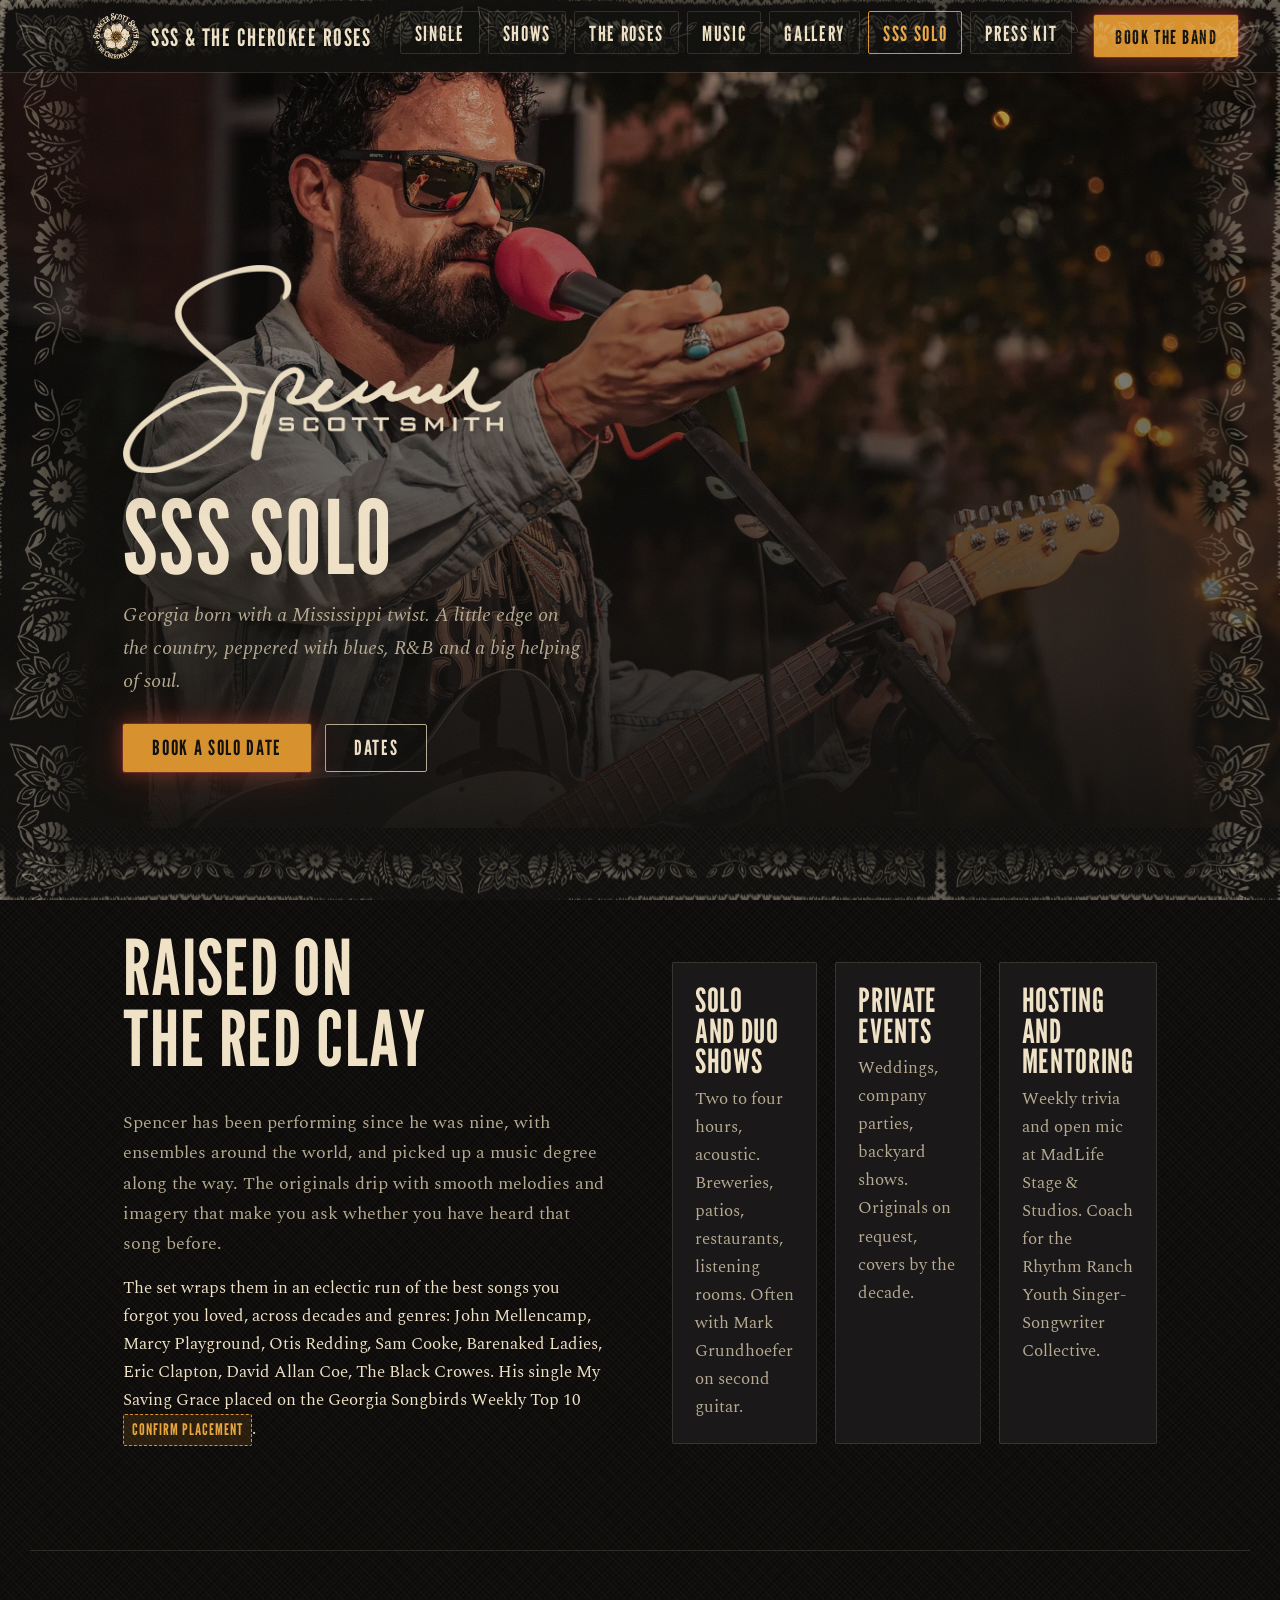
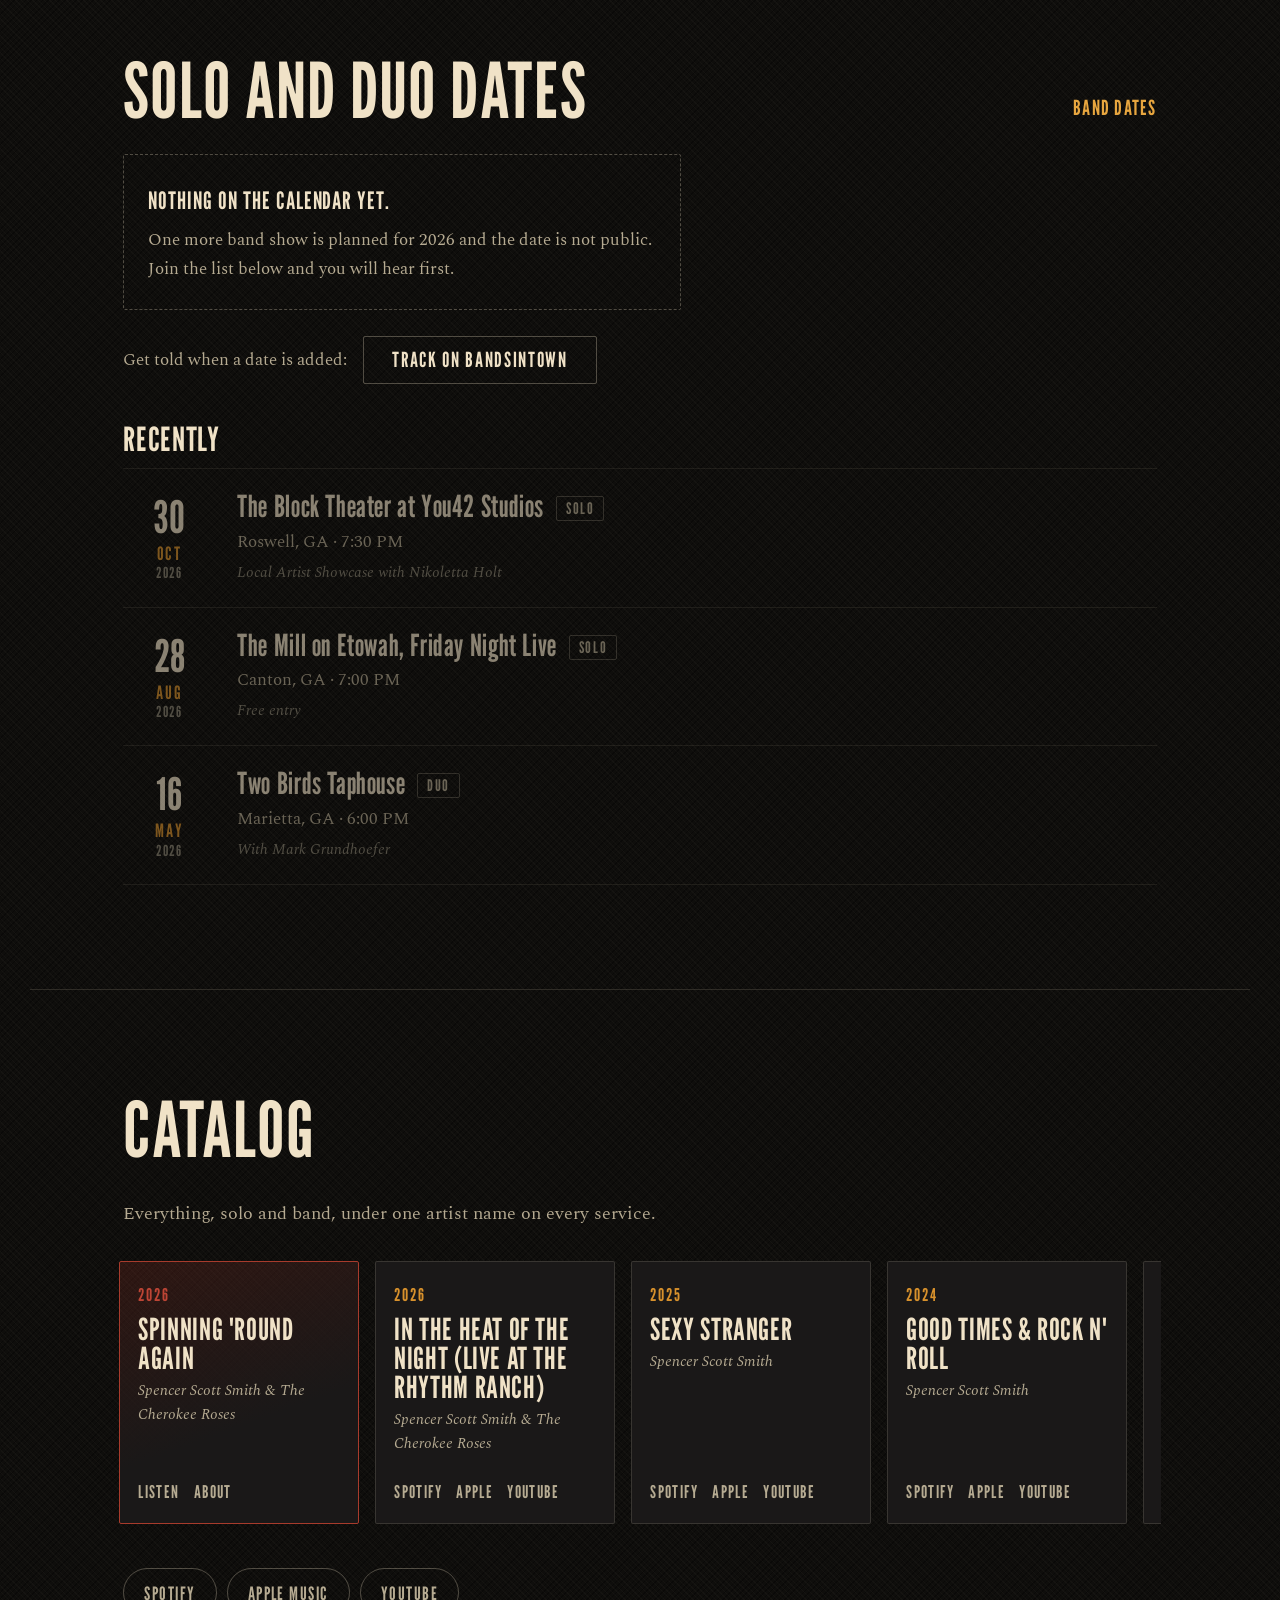
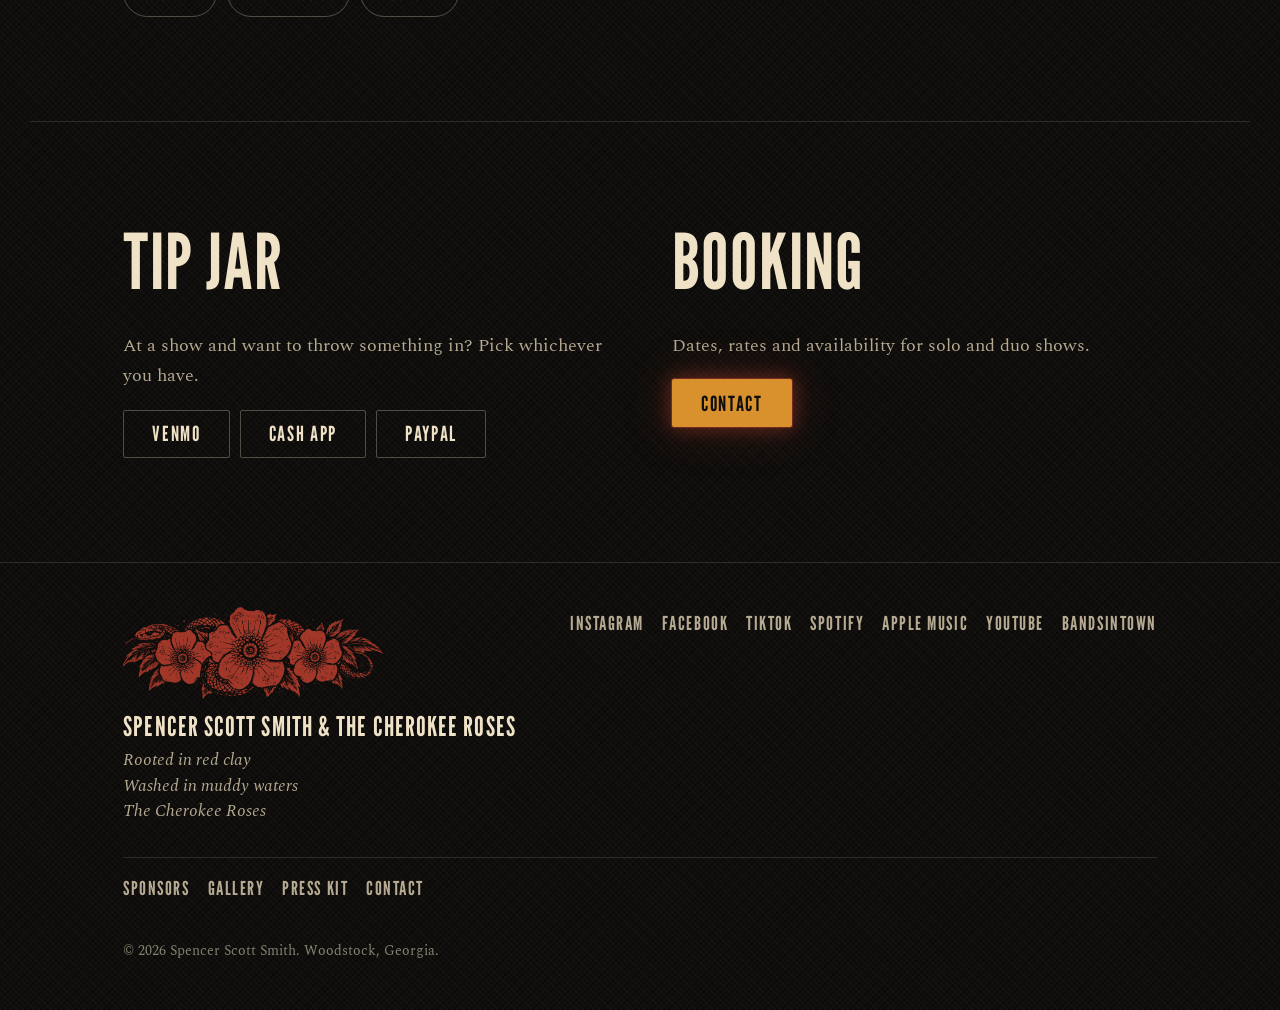
<file: solo.html>
<!DOCTYPE html>
<html lang="en">
<head>
<meta charset="utf-8">
<meta name="viewport" content="width=device-width, initial-scale=1">
<title>Spencer Scott Smith, solo | Acoustic shows and booking, North Georgia</title>
<meta name="description" content="Spencer Scott Smith solo: acoustic originals and covers across North Georgia and metro Atlanta, around two hundred nights a year. Dates, catalog and booking.">
<link rel="canonical" href="https://spencerscottsmith.com/solo.html">
<meta property="og:type" content="profile">
<meta property="og:title" content="Spencer Scott Smith, solo">
<meta property="og:description" content="Acoustic originals and the songs you forgot you loved. Dates and booking.">
<meta property="og:url" content="https://spencerscottsmith.com/solo.html">
<meta property="og:image" content="https://spencerscottsmith.com/assets/img/photos/spencer-tele.jpg">
<link rel="icon" href="/assets/img/brand/favicon-32.png?v=20261111a" sizes="32x32">
<link rel="preconnect" href="https://fonts.googleapis.com">
<link rel="preconnect" href="https://fonts.gstatic.com" crossorigin>
<link href="https://fonts.googleapis.com/css2?family=League+Gothic&family=Spectral:ital,wght@0,400;0,500;0,600;1,400;1,500&display=swap" rel="stylesheet">
<link rel="stylesheet" href="/assets/css/site.css?v=20261111a">
<script type="application/ld+json">
{
  "@context": "https://schema.org",
  "@type": "Person",
  "name": "Spencer Scott Smith",
  "jobTitle": "Singer-songwriter",
  "url": "https://spencerscottsmith.com/solo.html",
  "image": "https://spencerscottsmith.com/assets/img/photos/spencer-tele.jpg",
  "homeLocation": { "@type": "Place", "name": "Woodstock, Georgia" },
  "memberOf": { "@type": "MusicGroup", "name": "Spencer Scott Smith & The Cherokee Roses", "url": "https://spencerscottsmith.com/" },
  "sameAs": [
    "https://open.spotify.com/artist/5Wp9gpcf5KGO6pVcpgvgLW",
    "https://music.apple.com/us/artist/spencer-scott-smith/1671007034",
    "https://www.instagram.com/spencerscottsmith_music/",
    "https://www.facebook.com/spencerscottsmithmusic"
  ]
}
</script>
<style>
.solo-hero{position:relative;min-height:92dvh;display:flex;align-items:flex-end;padding:120px 0 56px;isolation:isolate;overflow:hidden}
.solo-hero .media{position:absolute;inset:0;z-index:-2}
.solo-hero .wrap{width:100%}
.solo-hero .media img{width:100%;height:100%;object-fit:cover;object-position:center top}
@media(max-width:800px){.solo-hero .media img{object-position:center 20%}}
.solo-hero .scrim{position:absolute;inset:0;z-index:-1;background:linear-gradient(to top,rgba(15,14,12,.96) 0%,rgba(15,14,12,.6) 45%,rgba(15,14,12,.2) 100%)}
.solo-hero h1{font-size:clamp(3rem,8vw,6.4rem);line-height:.9;max-width:12ch}
.solo-hero .tag{font-style:italic;color:var(--bone-2);font-size:1.25rem;margin-top:16px;max-width:48ch}
.does{display:grid;grid-template-columns:repeat(3,1fr);gap:18px;margin-top:30px}
@media(max-width:800px){.does{grid-template-columns:1fr}}
.does h3{margin-bottom:8px}
.tips{display:flex;gap:10px;flex-wrap:wrap;margin-top:18px}
</style>
</head>
<body>
<a class="skip" href="#main">Skip to content</a>

<div class="edge t" aria-hidden="true"></div><div class="edge b" aria-hidden="true"></div><div class="edge l" aria-hidden="true"></div><div class="edge r" aria-hidden="true"></div>

<nav class="nav solid" id="nav" aria-label="Main">
  <a class="brand" href="/"><img src="/assets/img/brand/badge.png?v=20261111a" alt="" width="1281" height="1274"><span>SSS &amp; The Cherokee Roses</span></a>
  <div class="links" id="menu">
    <ul>
      <li><a href="/#single">Single</a></li>
      <li><a href="/shows.html">Shows</a></li>
      <li><a href="/#roses">The Roses</a></li>
      <li><a href="/#music">Music</a></li>
      <li><a href="/gallery.html">Gallery</a></li>
      <li><a href="/solo.html" aria-current="page">SSS Solo</a></li>
      <li><a href="/epk.html">Press kit</a></li>
    </ul>
    <a class="btn btn-primary book" href="/contact.html">Book the band</a>
  </div>
  <button class="menu-btn" aria-expanded="false" aria-controls="menu">Menu</button>
</nav>

<main id="main">
<div id="nav-sentinel" style="position:absolute;top:0;height:1px;width:1px"></div>
<header class="solo-hero">
  <div class="media" aria-hidden="true">
    <picture><source srcset="/assets/img/photos/spencer-tele.webp" type="image/webp"><img src="/assets/img/photos/spencer-tele.jpg" alt="" width="1600" height="1500" fetchpriority="high"></picture>
  </div>
  <div class="scrim"></div>
  <div class="wrap">
    <img src="/assets/img/brand/solo-signature.png?v=20261111a" alt="" width="1600" height="875" style="width:min(380px,70%);margin-bottom:18px;filter:drop-shadow(0 8px 20px rgba(0,0,0,.7))">
    <h1>SSS Solo</h1>
    <p class="tag">Georgia born with a Mississippi twist. A little edge on the country, peppered with blues, R&amp;B and a big helping of soul.</p>
    <div class="ctas" style="display:flex;gap:14px;flex-wrap:wrap;margin-top:26px">
      <a class="btn btn-primary" href="/contact.html">Book a solo date</a>
      <a class="btn btn-ghost on-photo" href="#dates">Dates</a>
    </div>
  </div>
</header>

<section id="about">
  <div class="wrap cols">
    <div>
      <h2>Raised on the red clay</h2>
      <p class="lede">Spencer has been performing since he was nine, with ensembles around the world, and picked up a music degree along the way. The originals drip with smooth melodies and imagery that make you ask whether you have heard that song before.</p>
      <p style="margin-top:14px">The set wraps them in an eclectic run of the best songs you forgot you loved, across decades and genres: John Mellencamp, Marcy Playground, Otis Redding, Sam Cooke, Barenaked Ladies, Eric Clapton, David Allan Coe, The Black Crowes. His single My Saving Grace placed on the Georgia Songbirds Weekly Top 10 <span class="todo">confirm placement</span>.</p>
    </div>
    <div>
      <div class="does">
        <div class="card"><h3>Solo and duo shows</h3><p class="muted">Two to four hours, acoustic. Breweries, patios, restaurants, listening rooms. Often with Mark Grundhoefer on second guitar.</p></div>
        <div class="card"><h3>Private events</h3><p class="muted">Weddings, company parties, backyard shows. Originals on request, covers by the decade.</p></div>
        <div class="card"><h3>Hosting and mentoring</h3><p class="muted">Weekly trivia and open mic at MadLife Stage &amp; Studios. Coach for the Rhythm Ranch Youth Singer-Songwriter Collective.</p></div>
      </div>
    </div>
  </div>
</section>

<div class="rule"></div>

<section id="dates">
  <div class="wrap">
    <div class="shows-head">
      <h2>Solo and duo dates</h2>
      <a class="btn-link" href="/shows.html">Band dates</a>
    </div>
    <div data-shows="upcoming" data-filter="solo"></div>
    <div class="follow">
      <span class="lbl">Get told when a date is added:</span>
      <a class="btn btn-ghost" href="https://www.bandsintown.com/a/15673501-spencer-scott-smith" target="_blank" rel="noopener">Track on Bandsintown</a>
    </div>
    <h3 style="margin-top:40px;margin-bottom:14px">Recently</h3>
    <div data-shows="recent" data-filter="solo" data-limit="6"></div>
  </div>
</section>

<div class="rule"></div>

<section id="catalog">
  <div class="wrap">
    <h2>Catalog</h2>
    <p class="lede">Everything, solo and band, under one artist name on every service.</p>
    <div class="strip" data-catalog style="margin-top:28px"></div>
    <div class="services" aria-label="Streaming services">
      <a href="https://open.spotify.com/artist/5Wp9gpcf5KGO6pVcpgvgLW" target="_blank" rel="noopener">Spotify</a>
      <a href="https://music.apple.com/us/artist/spencer-scott-smith/1671007034" target="_blank" rel="noopener">Apple Music</a>
      <a href="https://www.youtube.com/@spencerscottsmithmusic" target="_blank" rel="noopener">YouTube</a>
    </div>
  </div>
</section>

<div class="rule"></div>

<section id="tip">
  <div class="wrap cols">
    <div>
      <h2>Tip jar</h2>
      <p class="lede">At a show and want to throw something in? Pick whichever you have.</p>
      <div class="tips">
        <a class="btn btn-ghost" href="https://urlgeni.us/venmo/SpencerScottSmithMusic" target="_blank" rel="noopener">Venmo</a>
        <a class="btn btn-ghost" href="https://cash.app/$SpencerScottSmith" target="_blank" rel="noopener">Cash App</a>
        <a class="btn btn-ghost" href="https://paypal.me/spencerscottsmith" target="_blank" rel="noopener">PayPal</a>
      </div>
    </div>
    <div>
      <h2>Booking</h2>
      <p class="lede">Dates, rates and availability for solo and duo shows.</p>
      <div style="margin-top:18px"><a class="btn btn-primary" href="/contact.html">Contact</a></div>
    </div>
  </div>
</section>
</main>

<footer>
  <div class="wrap">
    <div>
      <img class="cluster" src="/assets/img/brand/cluster-snake-red.png" alt="" width="1683" height="596" loading="lazy">
      <div class="fb">Spencer Scott Smith &amp; The Cherokee Roses</div>
      <div class="ft">Rooted in red clay<br>Washed in muddy waters<br>The Cherokee Roses</div>
    </div>
    <ul aria-label="Social links">
      <li><a href="https://www.instagram.com/spencerscottsmith_music/" target="_blank" rel="noopener">Instagram</a></li>
      <li><a href="https://www.facebook.com/spencerscottsmithmusic" target="_blank" rel="noopener">Facebook</a></li>
      <li><a href="https://www.tiktok.com/@spencerscottsmith" target="_blank" rel="noopener">TikTok</a></li>
      <li><a href="https://open.spotify.com/artist/5Wp9gpcf5KGO6pVcpgvgLW" target="_blank" rel="noopener">Spotify</a></li>
      <li><a href="https://music.apple.com/us/artist/spencer-scott-smith/1671007034" target="_blank" rel="noopener">Apple Music</a></li>
      <li><a href="https://www.youtube.com/@spencerscottsmithmusic" target="_blank" rel="noopener">YouTube</a></li>
      <li><a href="https://www.bandsintown.com/a/15674357-spencer-scott-smith-and-the-cherokee-roses" target="_blank" rel="noopener">Bandsintown</a></li>
    </ul>
    <ul aria-label="More" style="margin-top:10px"><li><a href="/sponsors.html">Sponsors</a></li><li><a href="/gallery.html">Gallery</a></li><li><a href="/epk.html">Press kit</a></li><li><a href="/contact.html">Contact</a></li></ul>
    <small>© 2026 Spencer Scott Smith. Woodstock, Georgia.</small>
  </div>
</footer>
<script src="/assets/js/site.js?v=20261111a" defer></script>
</body>
</html>
</file>
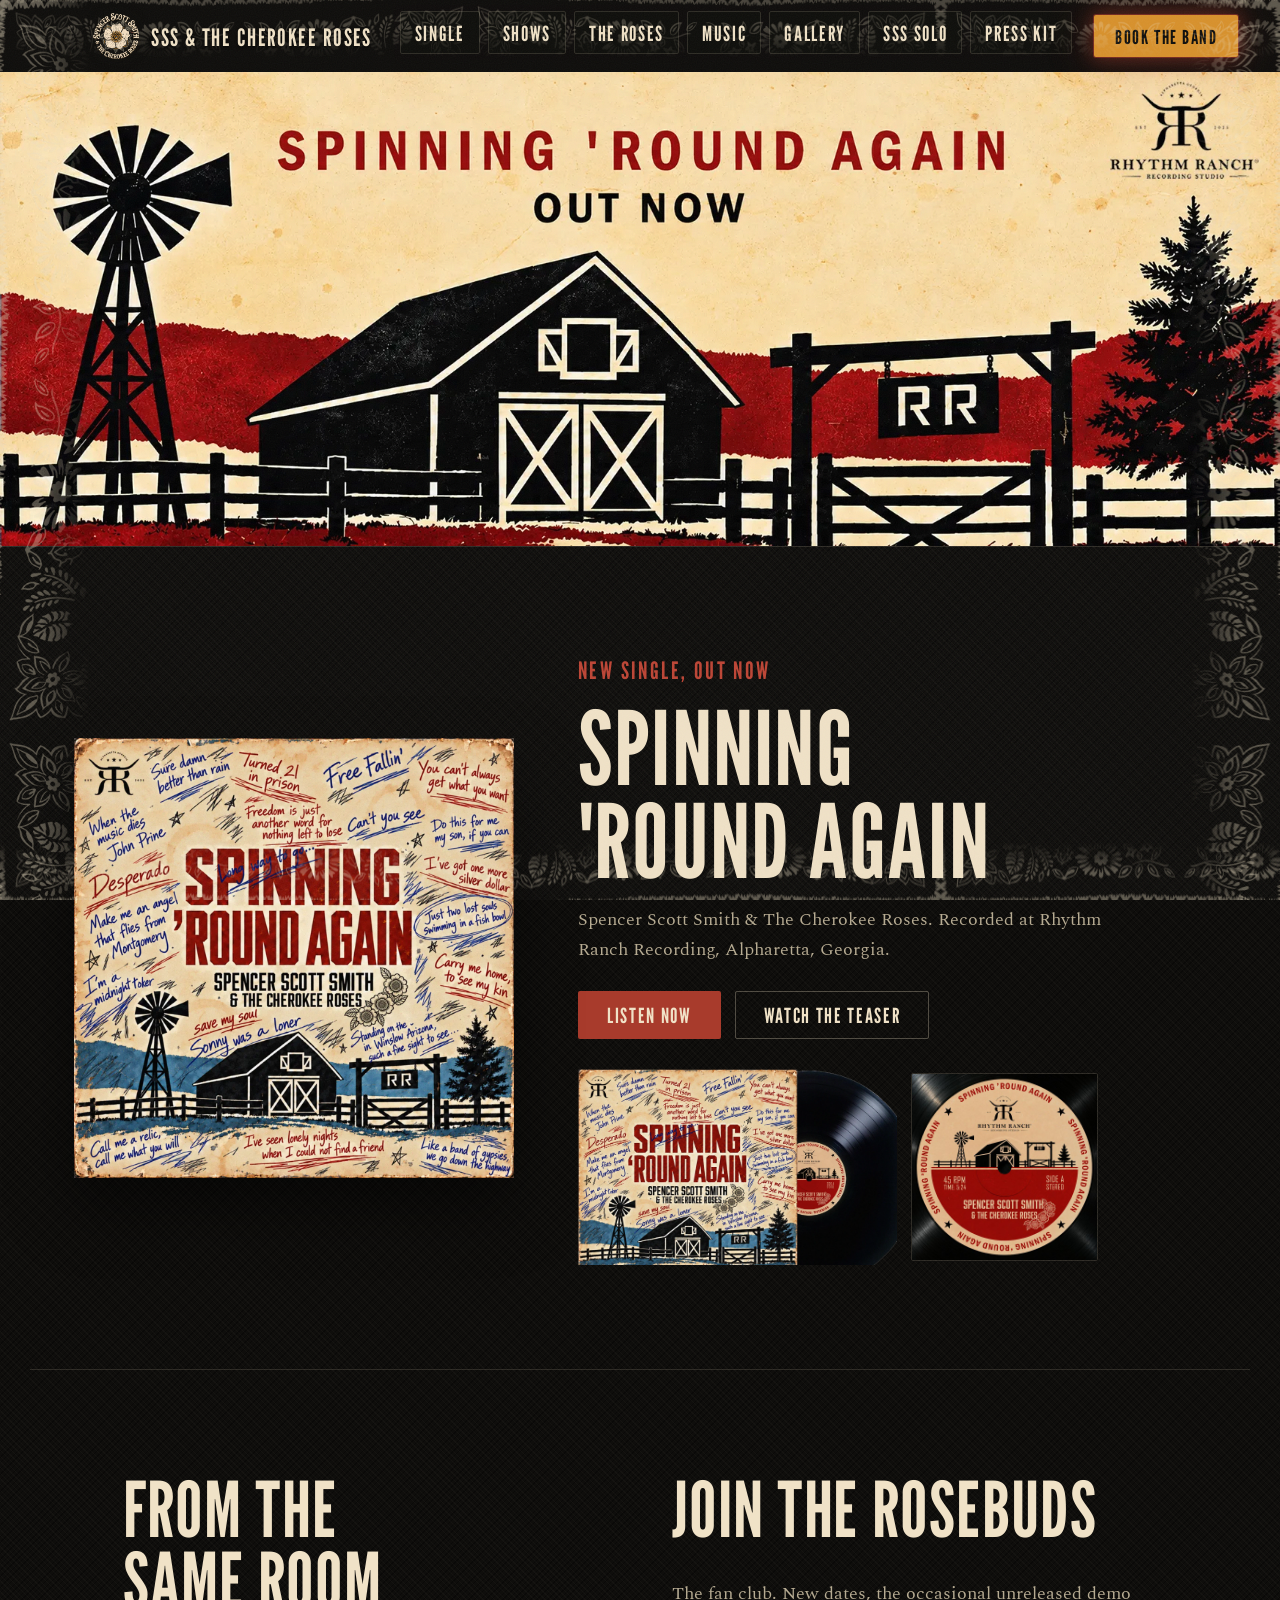
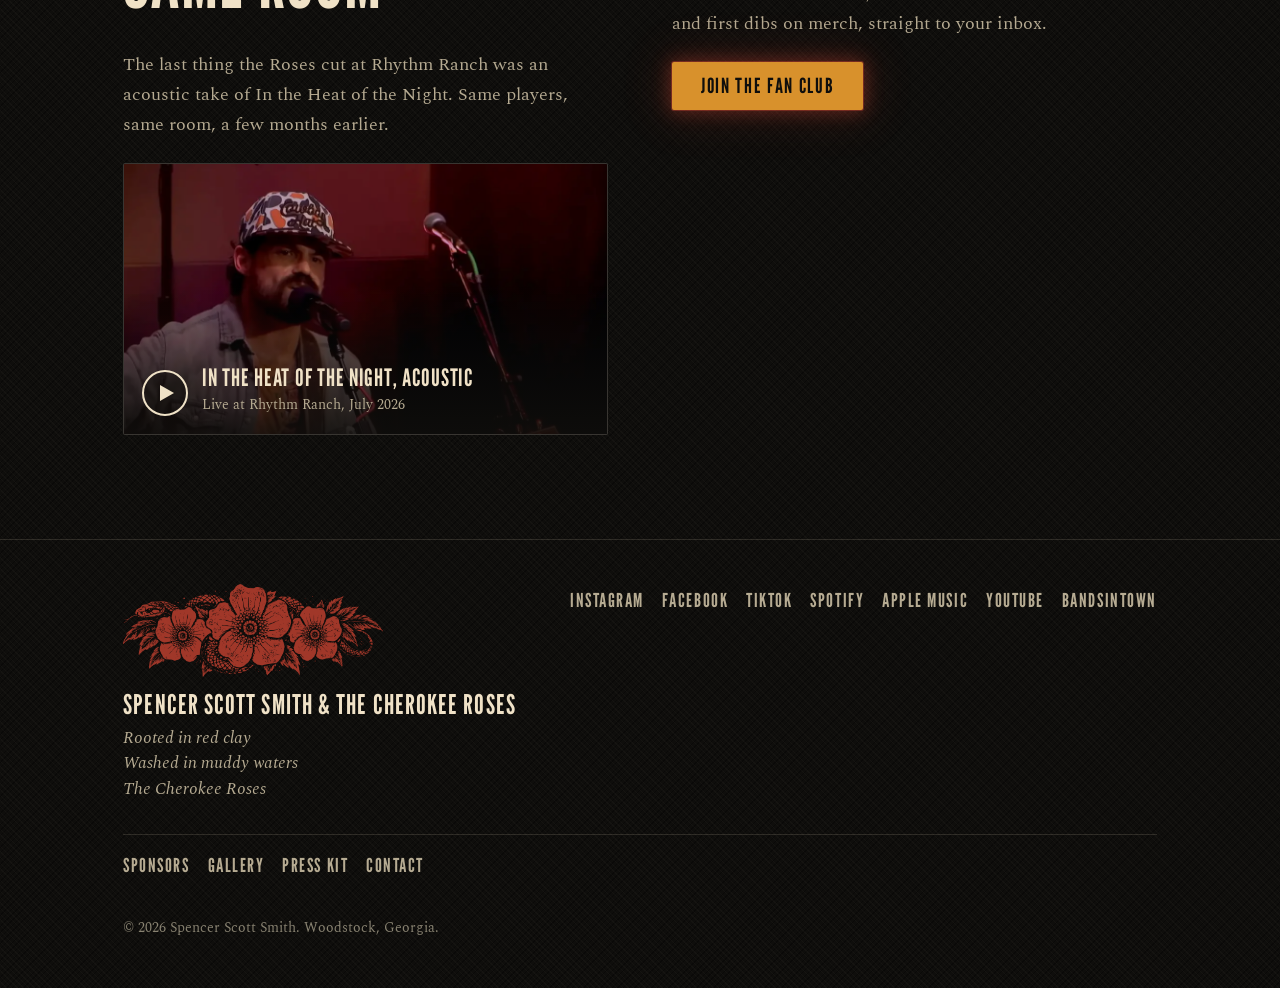
<file: spinning-round-again.html>
<!DOCTYPE html>
<html lang="en">
<head>
<meta charset="utf-8">
<meta name="viewport" content="width=device-width, initial-scale=1">
<title>Spinning 'Round Again | New single, out now</title>
<meta name="description" content="Spinning 'Round Again, the new single from Spencer Scott Smith & The Cherokee Roses, is out now. Listen on Spotify, Apple Music and everywhere else.">
<link rel="canonical" href="https://spencerscottsmith.com/spinning-round-again.html">
<meta property="og:type" content="music.song">
<meta property="og:title" content="Spinning 'Round Again, out now">
<meta property="og:description" content="The first full-band single from Spencer Scott Smith & The Cherokee Roses. Out now everywhere.">
<meta property="og:url" content="https://spencerscottsmith.com/spinning-round-again.html">
<meta property="og:image" content="https://spencerscottsmith.com/assets/img/releases/og-spinning-round-again.jpg">
<meta property="og:image:width" content="1200">
<meta property="og:image:height" content="630">
<meta name="twitter:card" content="summary_large_image">
<link rel="icon" href="/assets/img/brand/favicon-32.png?v=20261111a" sizes="32x32">
<link rel="preconnect" href="https://fonts.googleapis.com">
<link rel="preconnect" href="https://fonts.gstatic.com" crossorigin>
<link href="https://fonts.googleapis.com/css2?family=League+Gothic&family=Spectral:ital,wght@0,400;0,500;0,600;1,400;1,500&display=swap" rel="stylesheet">
<link rel="stylesheet" href="/assets/css/site.css?v=20261111a">
<script type="application/ld+json">
{
  "@context": "https://schema.org",
  "@type": "MusicRecording",
  "name": "Spinning 'Round Again",
  "byArtist": { "@type": "MusicGroup", "name": "Spencer Scott Smith & The Cherokee Roses", "url": "https://spencerscottsmith.com/" },
  "datePublished": "2026-11-11",
  "recordingOf": { "@type": "MusicComposition", "name": "Spinning 'Round Again", "composer": { "@type": "Person", "name": "Spencer Scott Smith" } },
  "url": "https://spencerscottsmith.com/spinning-round-again.html"
}
</script>
<style>
.rel-hero{padding:140px var(--gutter) var(--sect);display:grid;grid-template-columns:minmax(260px,440px) 1fr;gap:clamp(28px,5vw,72px);align-items:center}
.rel-hero h1{font-size:clamp(3rem,8vw,6.4rem);line-height:.9}
.rel-hero .when{font-family:var(--display);font-size:1.5rem;letter-spacing:.1em;text-transform:uppercase;color:var(--brick-2);margin-bottom:12px}
@media(max-width:800px){.rel-hero{grid-template-columns:1fr;padding-top:110px}.rel-hero .art{max-width:360px}}
</style>
</head>
<body>
<a class="skip" href="#main">Skip to content</a>

<div class="edge t" aria-hidden="true"></div><div class="edge b" aria-hidden="true"></div><div class="edge l" aria-hidden="true"></div><div class="edge r" aria-hidden="true"></div>

<nav class="nav solid" id="nav" aria-label="Main">
  <a class="brand" href="/"><img src="/assets/img/brand/badge.png?v=20261111a" alt="" width="1281" height="1274"><span>SSS &amp; The Cherokee Roses</span></a>
  <div class="links" id="menu">
    <ul>
      <li><a href="/#single">Single</a></li>
      <li><a href="/shows.html">Shows</a></li>
      <li><a href="/#roses">The Roses</a></li>
      <li><a href="/#music">Music</a></li>
      <li><a href="/gallery.html">Gallery</a></li>
      <li><a href="/solo.html">SSS Solo</a></li>
      <li><a href="/epk.html">Press kit</a></li>
    </ul>
    <a class="btn btn-primary book" href="/contact.html">Book the band</a>
  </div>
  <button class="menu-btn" aria-expanded="false" aria-controls="menu">Menu</button>
</nav>

<main id="main">
<picture>
  <source srcset="/assets/img/releases/spinning-round-again-banner-out.webp?v=20261111a" type="image/webp">
  <img class="banner" src="/assets/img/releases/spinning-round-again-banner-out.jpg?v=20261111a" alt="Spinning 'Round Again. Out now. A barn, windmill and ranch gate under a paper sky." width="1702" height="630" fetchpriority="high" style="margin-top:72px">
</picture>
<header class="wrap rel-hero" style="padding-top:var(--sect)">
  <div class="art">
    <picture><source srcset="/assets/img/releases/spinning-round-again.webp" type="image/webp"><img src="/assets/img/releases/spinning-round-again.jpg" alt="Spinning 'Round Again single cover: the title in red block letters over handwritten lyric fragments, a barn, a windmill and a ranch gate marked RR" width="1200" height="1200"></picture>
  </div>
  <div>
    <div class="when">New single, out now</div>
    <h1>Spinning 'Round Again</h1>
    <p class="lede" style="margin-top:18px">Spencer Scott Smith &amp; The Cherokee Roses. Recorded at Rhythm Ranch Recording, Alpharetta, Georgia.</p>
    <div class="ctas" style="display:flex;gap:14px;flex-wrap:wrap;margin-top:26px">
      <a class="btn btn-brick" href="https://songport.link/t/spencer-scott-smith-spencer-scott-smith-the-cheroke-438gud5e" target="_blank" rel="noopener">Listen now</a>
      <a class="btn btn-ghost" href="https://www.instagram.com/reel/DfE_XUjReWS/" target="_blank" rel="noopener">Watch the teaser</a>
    </div>
    <div class="side" style="display:grid;grid-template-columns:1.7fr 1fr;gap:14px;margin-top:30px;max-width:520px;align-items:center">
      <picture><source srcset="/assets/img/releases/sleeve-record.webp" type="image/webp"><img src="/assets/img/releases/sleeve-record.png" alt="The sleeve with the 45 sliding out" width="1200" height="736" loading="lazy"></picture>
      <img src="/assets/img/releases/spinning-round-again-label.jpg" alt="The 45 label: Rhythm Ranch Recording, 45 RPM, side A, 5:24" width="800" height="800" loading="lazy" style="border-radius:var(--radius);border:1px solid var(--line)">
    </div>
  </div>
</header>

<div class="rule"></div>

<section>
  <div class="wrap cols">
    <div>
      <h2>From the same room</h2>
      <p class="lede">The last thing the Roses cut at Rhythm Ranch was an acoustic take of In the Heat of the Night. Same players, same room, a few months earlier.</p>
      <div class="vid" data-yt="Ym08TnbS5fs" style="margin-top:22px">
        <picture><source srcset="/assets/img/live/live-130.webp" type="image/webp"><img src="/assets/img/live/live-130.jpg" alt="Spencer singing at the microphone" width="1200" height="564" loading="lazy"></picture>
        <button class="play" type="button"><span class="tri" aria-hidden="true"></span><span><span class="t">In the Heat of the Night, acoustic</span><span class="s">Live at Rhythm Ranch, July 2026</span></span></button>
      </div>
    </div>
    <div>
      <h2>Join the Rosebuds</h2>
      <p class="lede">The fan club. New dates, the occasional unreleased demo and first dibs on merch, straight to your inbox.</p>
      <div class="ctas" style="margin-top:22px"><a class="btn btn-primary" href="https://efca0568.sibforms.com/v2/serve/[base64]" target="_blank" rel="noopener">Join the fan club</a></div>
    </div>
  </div>
</section>
</main>

<footer>
  <div class="wrap">
    <div>
      <img class="cluster" src="/assets/img/brand/cluster-snake-red.png" alt="" width="1683" height="596" loading="lazy">
      <div class="fb">Spencer Scott Smith &amp; The Cherokee Roses</div>
      <div class="ft">Rooted in red clay<br>Washed in muddy waters<br>The Cherokee Roses</div>
    </div>
    <ul aria-label="Social links">
      <li><a href="https://www.instagram.com/spencerscottsmith_music/" target="_blank" rel="noopener">Instagram</a></li>
      <li><a href="https://www.facebook.com/spencerscottsmithmusic" target="_blank" rel="noopener">Facebook</a></li>
      <li><a href="https://www.tiktok.com/@spencerscottsmith" target="_blank" rel="noopener">TikTok</a></li>
      <li><a href="https://open.spotify.com/artist/5Wp9gpcf5KGO6pVcpgvgLW" target="_blank" rel="noopener">Spotify</a></li>
      <li><a href="https://music.apple.com/us/artist/spencer-scott-smith/1671007034" target="_blank" rel="noopener">Apple Music</a></li>
      <li><a href="https://www.youtube.com/@spencerscottsmithmusic" target="_blank" rel="noopener">YouTube</a></li>
      <li><a href="https://www.bandsintown.com/a/15674357-spencer-scott-smith-and-the-cherokee-roses" target="_blank" rel="noopener">Bandsintown</a></li>
    </ul>
    <ul aria-label="More" style="margin-top:10px"><li><a href="/sponsors.html">Sponsors</a></li><li><a href="/gallery.html">Gallery</a></li><li><a href="/epk.html">Press kit</a></li><li><a href="/contact.html">Contact</a></li></ul>
    <small>© 2026 Spencer Scott Smith. Woodstock, Georgia.</small>
  </div>
</footer>
<script src="/assets/js/site.js?v=20261111a" defer></script>
</body>
</html>
</file>
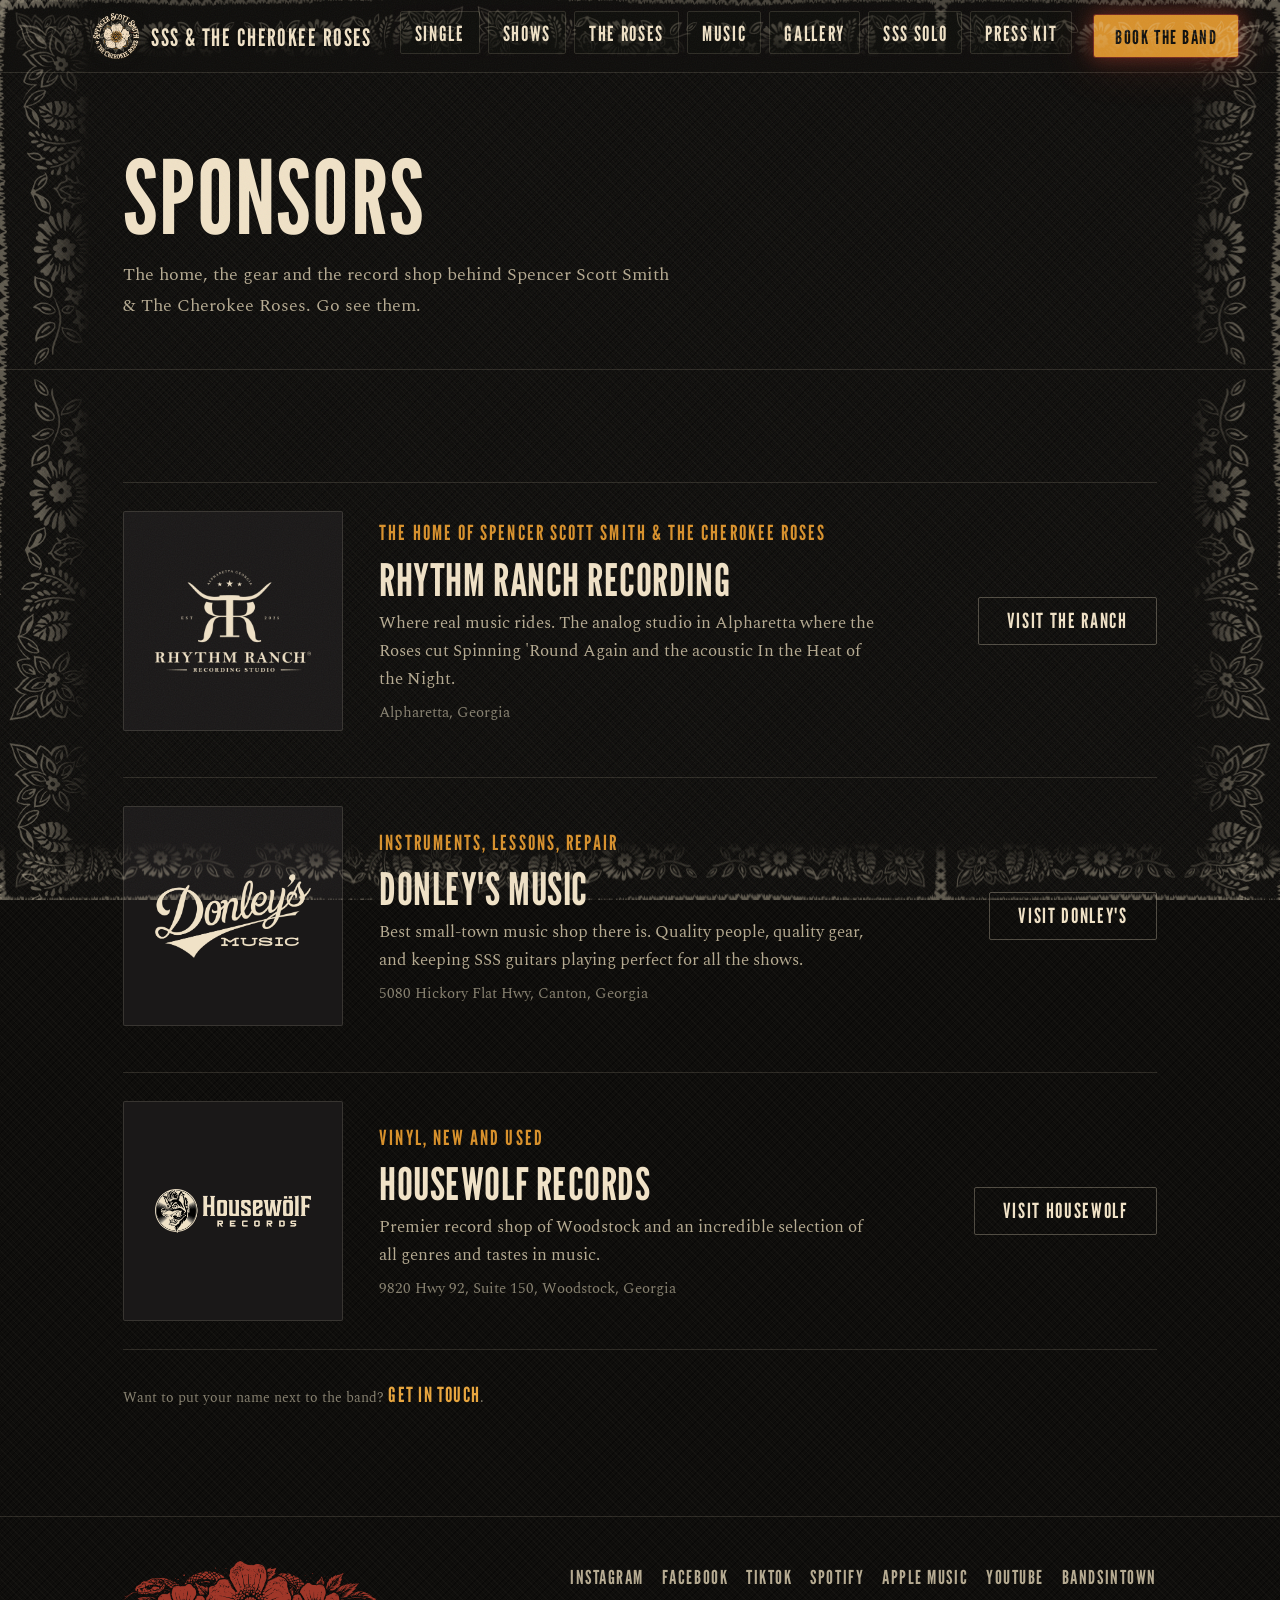
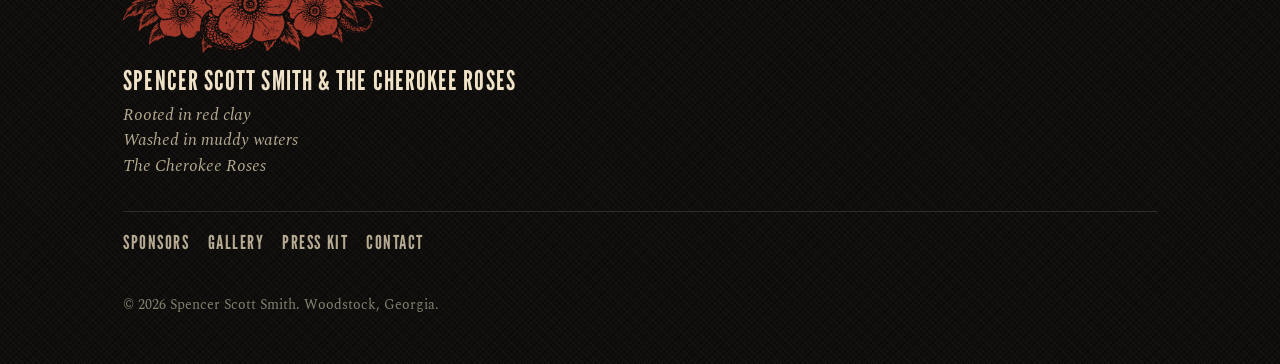
<file: sponsors.html>
<!DOCTYPE html>
<html lang="en">
<head>
<meta charset="utf-8">
<meta name="viewport" content="width=device-width, initial-scale=1">
<title>Sponsors | Spencer Scott Smith &amp; The Cherokee Roses</title>
<meta name="description" content="The people behind Spencer Scott Smith & The Cherokee Roses: Rhythm Ranch Recording, Donley's Music and Housewolf Records.">
<link rel="canonical" href="https://spencerscottsmith.com/sponsors.html">
<meta property="og:type" content="website">
<meta property="og:title" content="Sponsors | Spencer Scott Smith & The Cherokee Roses">
<meta property="og:description" content="Rhythm Ranch Recording, Donley's Music and Housewolf Records. The home, the gear and the record shop behind the Roses.">
<meta property="og:url" content="https://spencerscottsmith.com/sponsors.html">
<meta property="og:image" content="https://spencerscottsmith.com/assets/img/releases/og-spinning-round-again.jpg">
<link rel="icon" href="/assets/img/brand/favicon-32.png?v=20261111a" sizes="32x32">
<link rel="preconnect" href="https://fonts.googleapis.com">
<link rel="preconnect" href="https://fonts.gstatic.com" crossorigin>
<link href="https://fonts.googleapis.com/css2?family=League+Gothic&family=Spectral:ital,wght@0,400;0,500;0,600;1,400;1,500&display=swap" rel="stylesheet">
<link rel="stylesheet" href="/assets/css/site.css?v=20261111a">
<style>
.sp{display:grid;gap:18px;margin-top:8px}
.sp article{display:grid;grid-template-columns:minmax(160px,220px) 1fr auto;gap:clamp(18px,3vw,36px);align-items:center;padding:28px 0;border-top:1px solid var(--line)}
.sp article:last-child{border-bottom:1px solid var(--line)}
.sp .mark{aspect-ratio:1;display:grid;place-items:center;border:1px solid var(--line);border-radius:var(--radius);background:var(--ink-2);padding:14%}
.sp .mark img{width:100%;height:100%;object-fit:contain}
.sp h2{font-size:clamp(2rem,3.6vw,2.8rem);margin-bottom:.2em}
.sp .tag{font-family:var(--display);font-size:1.3rem;letter-spacing:.1em;text-transform:uppercase;color:var(--mustard);margin-bottom:8px}
.sp p{color:var(--bone-2);max-width:56ch}
.sp .where{font-size:.92rem;color:var(--bone-3);margin-top:8px}
@media(max-width:760px){.sp article{grid-template-columns:1fr}.sp .mark{max-width:200px}.sp .btn{justify-self:start}}
</style>
</head>
<body>
<a class="skip" href="#main">Skip to content</a>
<div class="edge t" aria-hidden="true"></div><div class="edge b" aria-hidden="true"></div><div class="edge l" aria-hidden="true"></div><div class="edge r" aria-hidden="true"></div>

<nav class="nav solid" id="nav" aria-label="Main">
  <a class="brand" href="/"><img src="/assets/img/brand/badge.png?v=20261111a" alt="" width="1281" height="1274"><span>SSS &amp; The Cherokee Roses</span></a>
  <div class="links" id="menu">
    <ul>
      <li><a href="/#single">Single</a></li>
      <li><a href="/shows.html">Shows</a></li>
      <li><a href="/#roses">The Roses</a></li>
      <li><a href="/#music">Music</a></li>
      <li><a href="/gallery.html">Gallery</a></li>
      <li><a href="/solo.html">SSS Solo</a></li>
      <li><a href="/epk.html">Press kit</a></li>
    </ul>
    <a class="btn btn-primary book" href="/contact.html">Book the band</a>
  </div>
  <button class="menu-btn" aria-expanded="false" aria-controls="menu">Menu</button>
</nav>

<main id="main">
<header class="phero">
  <div class="wrap">
    <h1>Sponsors</h1>
    <p class="lede">The home, the gear and the record shop behind Spencer Scott Smith &amp; The Cherokee Roses. Go see them.</p>
  </div>
</header>

<section>
  <div class="wrap">
    <div class="sp">
      <article>
        <div class="mark"><img src="/assets/img/sponsors/rhythm-ranch.png" alt="Rhythm Ranch Recording Studio logo" width="900" height="588" loading="lazy"></div>
        <div>
          <div class="tag">The home of Spencer Scott Smith &amp; The Cherokee Roses</div>
          <h2>Rhythm Ranch Recording</h2>
          <p>Where real music rides. The analog studio in Alpharetta where the Roses cut Spinning 'Round Again and the acoustic In the Heat of the Night.</p>
          <div class="where">Alpharetta, Georgia</div>
        </div>
        <a class="btn btn-ghost" href="https://www.rhythmranchrecording.com/" target="_blank" rel="noopener">Visit the Ranch</a>
      </article>
      <article>
        <div class="mark"><img src="/assets/img/sponsors/donleys-music.png" alt="Donley's Music logo" width="1000" height="533" loading="lazy"></div>
        <div>
          <div class="tag">Instruments, lessons, repair</div>
          <h2>Donley's Music</h2>
          <p>Best small-town music shop there is. Quality people, quality gear, and keeping SSS guitars playing perfect for all the shows.</p>
          <div class="where">5080 Hickory Flat Hwy, Canton, Georgia</div>
        </div>
        <a class="btn btn-ghost" href="https://donleysmusic.com/" target="_blank" rel="noopener">Visit Donley's</a>
      </article>
      <article>
        <div class="mark"><img src="/assets/img/sponsors/housewolf-records.png" alt="Housewolf Records logo" width="1200" height="336" loading="lazy"></div>
        <div>
          <div class="tag">Vinyl, new and used</div>
          <h2>Housewolf Records</h2>
          <p>Premier record shop of Woodstock and an incredible selection of all genres and tastes in music.</p>
          <div class="where">9820 Hwy 92, Suite 150, Woodstock, Georgia</div>
        </div>
        <a class="btn btn-ghost" href="https://housewolfrecords.com/" target="_blank" rel="noopener">Visit Housewolf</a>
      </article>
    </div>
    <p class="hint" style="margin-top:28px">Want to put your name next to the band? <a class="btn-link" href="/contact.html">Get in touch</a>.</p>
  </div>
</section>
</main>

<footer>
  <div class="wrap">
    <div>
      <img class="cluster" src="/assets/img/brand/cluster-snake-red.png" alt="" width="1683" height="596" loading="lazy">
      <div class="fb">Spencer Scott Smith &amp; The Cherokee Roses</div>
      <div class="ft">Rooted in red clay<br>Washed in muddy waters<br>The Cherokee Roses</div>
    </div>
    <ul aria-label="Social links">
      <li><a href="https://www.instagram.com/spencerscottsmith_music/" target="_blank" rel="noopener">Instagram</a></li>
      <li><a href="https://www.facebook.com/spencerscottsmithmusic" target="_blank" rel="noopener">Facebook</a></li>
      <li><a href="https://www.tiktok.com/@spencerscottsmith" target="_blank" rel="noopener">TikTok</a></li>
      <li><a href="https://open.spotify.com/artist/5Wp9gpcf5KGO6pVcpgvgLW" target="_blank" rel="noopener">Spotify</a></li>
      <li><a href="https://music.apple.com/us/artist/spencer-scott-smith/1671007034" target="_blank" rel="noopener">Apple Music</a></li>
      <li><a href="https://www.youtube.com/@spencerscottsmithmusic" target="_blank" rel="noopener">YouTube</a></li>
      <li><a href="https://www.bandsintown.com/a/15674357-spencer-scott-smith-and-the-cherokee-roses" target="_blank" rel="noopener">Bandsintown</a></li>
    </ul>
    <ul aria-label="More" style="margin-top:10px"><li><a href="/sponsors.html">Sponsors</a></li><li><a href="/gallery.html">Gallery</a></li><li><a href="/epk.html">Press kit</a></li><li><a href="/contact.html">Contact</a></li></ul>
    <small>© 2026 Spencer Scott Smith. Woodstock, Georgia.</small>
  </div>
</footer>
<script src="/assets/js/site.js?v=20261111a" defer></script>
</body>
</html>
</file>
<file: assets/css/site.css>
/* Spencer Scott Smith & The Cherokee Roses
   Design tokens come from the November 2026 logo kit: black ground, bone
   petals, burnt-mustard stamens, lichen grey leaves, brick red for the
   single. Mustard is the interactive accent everywhere; brick is reserved
   for the release moment. Display face is League Gothic (condensed wood
   type, close to the single cover); body is Spectral. */

:root{
  --ink:#0f0e0c;
  --ink-2:#1a1818;
  --ink-3:#211e19;
  --bone:#f0e2c7;
  --bone-2:#b6ab92;
  --bone-3:#888271;
  --mustard:#d8912c;
  --mustard-2:#e8a63f;
  --brick:#a83b2c;
  --brick-2:#bd4535;
  --line:rgba(236,223,195,.14);
  --line-2:rgba(236,223,195,.3);
  --radius:2px;
  --maxw:1220px;
  --gutter:clamp(18px,4vw,44px);
  --display:'League Gothic','Impact','Arial Narrow',sans-serif;
  --body:'Spectral','Georgia',serif;
  --sect:clamp(4rem,9vw,6.5rem);
  --edge:clamp(34px,7vw,118px);
  --edge-h:clamp(26px,4.5vw,72px);
}

*{box-sizing:border-box;margin:0;padding:0}
html{scroll-behavior:smooth;-webkit-text-size-adjust:100%}
html.splash-on{overflow:hidden}
body{
  background-color:var(--ink);color:var(--bone);
  /* cotton twill: two fine diagonal weaves over the ink */
  background-image:
    repeating-linear-gradient(45deg,rgba(236,223,195,.028) 0 1px,transparent 1px 4px),
    repeating-linear-gradient(-45deg,rgba(0,0,0,.35) 0 1px,transparent 1px 4px);
  font-family:var(--body);font-size:1.0625rem;line-height:1.65;
  -webkit-font-smoothing:antialiased;overflow-x:hidden;
}
img,video{display:block;max-width:100%;height:auto}
a{color:inherit;text-decoration:none}
a:focus-visible,button:focus-visible,input:focus-visible,textarea:focus-visible,select:focus-visible{
  outline:2px solid var(--mustard-2);outline-offset:3px;
}
::selection{background:var(--mustard);color:var(--ink)}
.skip{position:absolute;left:-999px;top:8px;background:var(--mustard);color:var(--ink);padding:10px 14px;z-index:9800;border-radius:var(--radius);font-family:var(--display);font-size:1.1rem;text-transform:uppercase;letter-spacing:.06em}
.skip:focus{left:8px}

/* grain: fixed, non-interactive */
body::after{
  content:"";position:fixed;inset:0;pointer-events:none;z-index:9000;opacity:.05;
  background-image:url("data:image/svg+xml,%3Csvg xmlns='http://www.w3.org/2000/svg' width='180' height='180'%3E%3Cfilter id='n'%3E%3CfeTurbulence type='fractalNoise' baseFrequency='.85' numOctaves='2'/%3E%3C/filter%3E%3Crect width='100%25' height='100%25' filter='url(%23n)'/%3E%3C/svg%3E");
}

/* bandanna edges: the cream border art of the black bandanna runs down both
   sides, across the top (over the menu bar) and along the bottom of the viewport.
   The inner side of each band fades out instead of cutting off. Fixed, non-interactive. */
.edge{position:fixed;pointer-events:none;z-index:8990;opacity:.36}
.edge.l,.edge.r{top:0;bottom:0;width:var(--edge);
  background:url(/assets/img/brand/bandanna-edge.png) left top/100% auto repeat-y;
  -webkit-mask-image:linear-gradient(to right,#000 45%,transparent);mask-image:linear-gradient(to right,#000 45%,transparent)}
.edge.l{left:0}
.edge.r{right:0;transform:scaleX(-1)}
.edge.t,.edge.b{left:0;right:0;height:var(--edge-h);
  background:url(/assets/img/brand/bandanna-edge-h.png) left top/auto 100% repeat-x;
  -webkit-mask-image:linear-gradient(to bottom,#000 45%,transparent);mask-image:linear-gradient(to bottom,#000 45%,transparent)}
.edge.t{top:0;opacity:.26}
.edge.b{bottom:0;transform:scaleY(-1)}

.wrap{max-width:var(--maxw);margin:0 auto;padding:0 calc(var(--gutter) + var(--edge)*.55)}
section{padding:var(--sect) 0}
.rule{height:1px;background:var(--line);max-width:var(--maxw);margin:0 auto}

/* type */
h1,h2,h3{font-family:var(--display);font-weight:400;line-height:.92;text-wrap:balance;text-transform:uppercase;letter-spacing:.012em}
h2{font-size:clamp(2.8rem,6vw,4.8rem);margin-bottom:.45em}
h3{font-size:clamp(1.6rem,2.6vw,2.1rem);letter-spacing:.02em}
p{text-wrap:pretty}
.lede{font-size:1.15rem;color:var(--bone-2);max-width:62ch}
.muted{color:var(--bone-2)}
.small{font-size:.92rem}
.num{font-variant-numeric:tabular-nums}
.kicker{font-family:var(--display);font-size:1.3rem;text-transform:uppercase;letter-spacing:.14em;color:var(--mustard)}


/* buttons */
.btn{
  display:inline-flex;align-items:center;justify-content:center;gap:10px;min-height:48px;
  padding:12px 28px 11px;border-radius:var(--radius);border:1px solid transparent;
  font-family:var(--display);font-size:1.3rem;letter-spacing:.08em;text-transform:uppercase;line-height:1;
  cursor:pointer;transition:background .2s,border-color .2s,color .2s,transform .12s;white-space:nowrap;
}
.btn:active{transform:translateY(1px)}
.btn-primary{background:var(--mustard);color:var(--ink);position:relative;isolation:isolate;
  box-shadow:0 0 0 1px rgba(168,59,44,.5),0 0 18px 2px rgba(168,59,44,.45),0 0 44px 6px rgba(168,59,44,.22);
  transition:background .2s,box-shadow .25s,transform .12s}
.btn-primary::after{content:"";position:absolute;left:8%;right:8%;top:50%;height:2px;transform:translateY(-50%);
  background:linear-gradient(90deg,transparent,var(--brick-2) 30%,var(--brick-2) 70%,transparent);
  opacity:0;filter:blur(1px);transition:opacity .25s;pointer-events:none;mix-blend-mode:multiply}
.btn-primary:hover{background:var(--mustard-2);box-shadow:0 0 0 1px rgba(168,59,44,.8),0 0 26px 4px rgba(189,69,53,.7),0 0 70px 10px rgba(168,59,44,.35)}
.btn-primary:hover::after{opacity:.75}
.btn-brick{background:var(--brick);color:var(--bone)}
.btn-brick:hover{background:var(--brick-2)}
.btn-ghost{border-color:var(--line-2);color:var(--bone)}
.btn-ghost:hover{border-color:var(--bone);background:rgba(236,223,195,.07)}
.btn-ghost.on-photo{background:rgba(15,14,12,.55);border-color:var(--bone-2)}
.btn-link{font-family:var(--display);font-size:1.3rem;letter-spacing:.06em;text-transform:uppercase;color:var(--mustard-2);border-bottom:1px solid transparent;transition:border-color .2s}
.btn-link:hover{border-color:var(--mustard-2)}

/* nav: badge at left, links spread across the top, booking at right */
.nav{
  position:fixed;top:0;left:0;right:0;z-index:1000;height:72px;
  display:flex;align-items:center;gap:28px;
  padding:0 calc(var(--gutter) + var(--edge)*.55);
  background:linear-gradient(to bottom,rgba(15,14,12,.9),rgba(15,14,12,0));
  transition:background .3s,box-shadow .3s;
}
.nav.solid{background:rgba(15,14,12,.96);box-shadow:0 1px 0 var(--line)}
.nav .brand{display:flex;align-items:center;gap:12px;font-family:var(--display);font-size:1.5rem;letter-spacing:.06em;text-transform:uppercase;color:var(--bone);white-space:nowrap;line-height:1}
.nav .brand img{width:46px;height:46px}
.nav .brand span{padding-top:3px;text-shadow:0 1px 3px rgba(0,0,0,.9)}
.nav .brand img{filter:drop-shadow(0 0 6px rgba(15,14,12,.9))}
.nav .links{display:flex;align-items:center;flex:1;gap:22px;min-width:0}
.nav ul{display:flex;flex:1;justify-content:space-evenly;list-style:none;align-items:center;gap:8px}
.nav ul a{font-family:var(--display);font-size:1.3rem;letter-spacing:.08em;text-transform:uppercase;white-space:nowrap;color:var(--bone);
  padding:9px 14px 7px;line-height:1;border-radius:var(--radius);
  background:rgba(15,14,12,.72);border:1px solid rgba(240,226,199,.14);
  box-shadow:0 0 0 6px rgba(15,14,12,.35);
  transition:background .2s,border-color .2s,color .2s}
.nav ul a:hover,.nav ul a[aria-current="page"]{border-color:var(--mustard);color:var(--mustard-2);background:rgba(15,14,12,.92)}
.nav .book{min-height:42px;padding:9px 20px 8px;font-size:1.2rem}
.menu-btn{display:none;margin-left:auto;background:none;border:1px solid var(--line-2);color:var(--bone);min-width:44px;height:44px;padding:0 14px;border-radius:var(--radius);cursor:pointer;font-family:var(--display);font-size:1.2rem;letter-spacing:.1em;text-transform:uppercase}
@media(max-width:1000px){
  .nav .links{display:none}
  .nav .brand span{display:none}
  .menu-btn{display:inline-flex;align-items:center;justify-content:center}
  .nav.open{background:var(--ink)}
  .nav.open .links{display:flex;flex-direction:column;align-items:stretch;gap:0;position:absolute;top:72px;left:0;right:0;background:var(--ink);border-top:1px solid var(--line);padding:8px calc(var(--gutter) + var(--edge)*.55) 22px;box-shadow:0 20px 40px rgba(0,0,0,.5)}
  .nav.open ul{flex-direction:column;align-items:stretch;gap:0}
  .nav.open ul a{display:block;padding:15px 0;border:0;border-bottom:1px solid var(--line);border-radius:0;background:none;box-shadow:none;font-size:1.7rem}
  .nav.open .book{margin-top:18px;min-height:48px;font-size:1.3rem}
}
@media(max-width:1240px){.nav .brand span{display:none}}
@media(max-width:1000px){.nav .brand span{display:inline}}
@media(max-width:480px){.nav .brand span{display:none}}

/* splash: the single, before the site */
#splash{position:fixed;inset:0;z-index:9500;background:var(--ink);
  background-image:
    repeating-linear-gradient(45deg,rgba(236,223,195,.028) 0 1px,transparent 1px 4px),
    repeating-linear-gradient(-45deg,rgba(0,0,0,.35) 0 1px,transparent 1px 4px);
  display:flex;flex-direction:column;overflow:auto;isolation:isolate}
html.no-splash #splash{display:none}
#splash::after{content:"";position:fixed;right:-6vw;bottom:-8vw;width:min(58vw,620px);aspect-ratio:1;
  background:url(/assets/img/brand/badge.png) center/contain no-repeat;opacity:.09;pointer-events:none;z-index:-1}
#splash .top{display:block;width:100%;height:auto;max-height:30vh;object-fit:contain;object-position:center;border-bottom:1px solid var(--line)}
#splash .in{flex:1;display:grid;grid-template-columns:minmax(260px,1.15fr) minmax(260px,1fr);gap:clamp(20px,4vw,56px);align-items:center;max-width:1120px;width:100%;margin:0 auto;padding:clamp(16px,2.5vw,28px) clamp(18px,4vw,44px) clamp(32px,5vw,48px)}
#splash .cover img{width:100%;height:auto;filter:drop-shadow(0 30px 50px rgba(0,0,0,.65))}
#splash h1{font-size:clamp(3rem,6vw,4.8rem);line-height:.88}
#splash .when{font-family:var(--display);font-size:1.5rem;letter-spacing:.1em;text-transform:uppercase;color:var(--brick-2);margin:0 0 6px}
#splash p{color:var(--bone-2);max-width:40ch;margin-top:12px}
#splash .ctas{display:flex;gap:12px;flex-wrap:wrap;margin-top:26px}
#splash .enter{display:block;margin-top:16px;font-family:var(--display);font-size:1.35rem;letter-spacing:.14em;text-transform:uppercase;color:var(--bone-2);background:none;border:0;cursor:pointer;padding:6px 0;border-bottom:1px solid var(--line-2)}
#splash .enter:hover{color:var(--bone);border-color:var(--bone)}
@media(max-width:760px){
  #splash .in{grid-template-columns:1fr;max-width:460px;gap:18px;padding-top:18px}
  #splash .cover{max-width:360px;margin:0 auto}
  #splash h1{font-size:3.2rem}
  #splash::after{width:70vw;right:-14vw;bottom:-10vw}
}

/* hero (home) */
.hero{
  position:relative;min-height:100dvh;display:flex;align-items:center;
  padding:110px 0 clamp(48px,8vh,88px);overflow:hidden;isolation:isolate;text-align:center;
}
.hero .wrap{width:100%;display:flex;flex-direction:column;align-items:center}
.hero .media{position:absolute;inset:0;z-index:-2}
.hero .media video,.hero .media img{width:100%;height:100%;object-fit:cover;object-position:center 35%}
.hero .scrim{
  position:absolute;inset:0;z-index:-1;
  background:
    radial-gradient(ellipse at center,rgba(15,14,12,.2),rgba(15,14,12,.72) 75%),
    linear-gradient(to top,rgba(15,14,12,.98) 0%,rgba(15,14,12,.5) 30%,rgba(15,14,12,.15) 60%,rgba(15,14,12,.55) 100%);
}
.hero h1{margin:0;line-height:0}
.hero h1 img{width:min(760px,84vw);height:auto;filter:drop-shadow(0 14px 34px rgba(0,0,0,.75))}
.hero .tag{font-style:italic;font-size:clamp(1.05rem,1.7vw,1.3rem);color:var(--bone);max-width:46ch;margin-top:20px;line-height:1.5;text-shadow:0 2px 12px rgba(0,0,0,.8)}
.hero .ctas{display:flex;gap:14px;flex-wrap:wrap;justify-content:center;margin-top:24px}
.hero .in{opacity:0;transform:translateY(14px);animation:rise .8s cubic-bezier(.2,.7,.2,1) forwards}
.hero .in.d1{animation-delay:.1s}.hero .in.d2{animation-delay:.3s}.hero .in.d3{animation-delay:.45s}
@keyframes rise{to{opacity:1;transform:none}}

/* page hero (inner pages) */
.phero{padding:150px 0 48px;border-bottom:1px solid var(--line)}
.phero h1{font-size:clamp(3.4rem,8vw,6.4rem)}
.phero .lede{margin-top:16px}

/* release feature */
.release{display:grid;grid-template-columns:minmax(260px,460px) 1fr;gap:clamp(28px,5vw,72px);align-items:center}
.art{
  aspect-ratio:1/1;border-radius:var(--radius);overflow:hidden;position:relative;
  background:var(--bone);display:grid;place-items:center;
  box-shadow:0 30px 60px rgba(0,0,0,.5);
}
.art img{width:100%;height:100%;object-fit:cover}
.banner{display:block;width:100%;height:auto;border-bottom:1px solid var(--line)}
.release .when{font-family:var(--display);font-size:1.5rem;letter-spacing:.1em;text-transform:uppercase;color:var(--brick-2);margin-bottom:10px}
.release h2{margin-bottom:.35em;font-size:clamp(3.2rem,7vw,6rem)}
.release .ctas{display:flex;gap:14px;flex-wrap:wrap;margin-top:26px}
.release .side{display:grid;grid-template-columns:1.7fr 1fr;gap:14px;margin-top:30px;max-width:520px;align-items:center}
.release .side img{border-radius:var(--radius)}
.release .side .label{border:1px solid var(--line);aspect-ratio:1;object-fit:cover}
@media(max-width:800px){.release{grid-template-columns:1fr}.art{max-width:400px}}

/* shows */
.shows-head{display:flex;align-items:flex-end;justify-content:space-between;gap:20px;flex-wrap:wrap;margin-bottom:28px}
.shows-head h2{margin:0}
.show{
  display:grid;grid-template-columns:92px 1fr auto;gap:22px;align-items:center;
  padding:22px 0;border-top:1px solid var(--line);
}
.show:last-child{border-bottom:1px solid var(--line)}
.show.past{opacity:.55}
.show .date{font-family:var(--display);line-height:1;text-align:center}
.show .date .d{font-size:2.8rem;color:var(--bone)}
.show .date .m{font-size:1.15rem;letter-spacing:.1em;text-transform:uppercase;color:var(--mustard);margin-top:4px}
.show .date .y{font-size:.95rem;color:var(--bone-3);margin-top:3px;letter-spacing:.06em}
.show .venue{font-family:var(--display);font-size:1.9rem;line-height:1;color:var(--bone);letter-spacing:.02em}
.show .where{color:var(--bone-2);margin-top:6px}
.show .note{color:var(--bone-3);font-size:.95rem;margin-top:4px;font-style:italic}
.show .who{display:inline-block;font-family:var(--display);font-size:1rem;letter-spacing:.1em;text-transform:uppercase;padding:4px 9px 3px;border:1px solid var(--line-2);border-radius:var(--radius);color:var(--bone-2);margin-left:12px;vertical-align:middle}
.show .who.band{border-color:var(--mustard);color:var(--mustard-2)}
.show .cta{min-height:44px;padding:10px 18px 9px;font-size:1.15rem}
.show .cta.past{border-color:var(--line);color:var(--bone-3);cursor:default}
@media(max-width:640px){
  .show{grid-template-columns:72px 1fr;gap:16px}
  .show .cta{grid-column:2;justify-self:start}
  .show .date .d{font-size:2.2rem}
}
.follow{display:flex;gap:10px;flex-wrap:wrap;margin-top:26px;align-items:center}
.follow .lbl{color:var(--bone-2);margin-right:6px}
.empty{border:1px dashed var(--line-2);border-radius:var(--radius);padding:26px 24px;color:var(--bone-2);max-width:62ch}
.empty strong{color:var(--bone);font-family:var(--display);font-size:1.5rem;letter-spacing:.04em;text-transform:uppercase;display:block;margin-bottom:6px}
.filters{display:flex;gap:8px;flex-wrap:wrap;margin:8px 0 26px}
.filters button{background:none;border:1px solid var(--line-2);color:var(--bone-2);border-radius:999px;padding:8px 18px 7px;min-height:40px;font-family:var(--display);font-size:1.15rem;letter-spacing:.08em;text-transform:uppercase;cursor:pointer}
.filters button[aria-pressed="true"]{background:var(--bone);color:var(--ink);border-color:var(--bone)}

/* watch */
.watch{display:grid;grid-template-columns:2fr 1fr;gap:18px}
.watch .side{display:grid;grid-template-rows:1fr 1fr;gap:18px}
.vid{position:relative;border-radius:var(--radius);overflow:hidden;background:var(--ink-2);aspect-ratio:16/9;border:1px solid var(--line)}
.vid img{width:100%;height:100%;object-fit:cover;filter:brightness(.8);transition:filter .3s}
.vid:hover img{filter:brightness(.95)}
.vid iframe{position:absolute;inset:0;width:100%;height:100%;border:0}
.vid .play{position:absolute;inset:0;display:flex;align-items:flex-end;padding:18px;gap:14px;background:linear-gradient(to top,rgba(15,14,12,.88),transparent 55%);cursor:pointer;border:0;color:var(--bone);text-align:left;width:100%}
.vid .play .tri{flex:none;width:46px;height:46px;border-radius:50%;border:2px solid var(--bone);display:grid;place-items:center;background:rgba(15,14,12,.4)}
.vid .play .tri::after{content:"";border-left:14px solid var(--bone);border-top:8px solid transparent;border-bottom:8px solid transparent;margin-left:4px}
.vid .play .t{font-family:var(--display);font-size:1.5rem;letter-spacing:.03em;line-height:1;text-transform:uppercase}
.vid .play .s{display:block;font-family:var(--body);font-size:.9rem;color:var(--bone-2);margin-top:4px}
.watch-row{display:grid;grid-template-columns:2fr 1fr;gap:18px;margin-top:18px}
.vid video{position:absolute;inset:0;width:100%;height:100%;background:#000;object-fit:contain}
.vid.tall img{object-position:center 40%}
@media(max-width:800px){.watch{grid-template-columns:1fr}.watch .side{grid-template-rows:none;grid-template-columns:1fr 1fr}.watch-row{grid-template-columns:1fr 1fr}}
@media(max-width:520px){.watch .side,.watch-row{grid-template-columns:1fr}}

/* the Cherokee Roses: band photo, members, with the rose-and-snake emblem behind */
#roses{position:relative;overflow:hidden}
#roses::before{content:"";position:absolute;right:-8%;top:-4%;width:min(70vw,860px);aspect-ratio:1;
  background:url(/assets/img/brand/rose-snake.png) center/contain no-repeat;opacity:.07;pointer-events:none}
#roses .wrap{position:relative}
#single,#music,.join{position:relative;overflow:hidden}
#single::before{content:"";position:absolute;left:-12%;bottom:-18%;width:min(60vw,700px);aspect-ratio:1;
  background:url(/assets/img/brand/rose.png) center/contain no-repeat;opacity:.06;pointer-events:none;transform:rotate(-14deg)}
#music::before{content:"";position:absolute;right:-6%;top:-6%;width:min(80vw,900px);aspect-ratio:1400/496;
  background:url(/assets/img/brand/cluster-snake.png) center/contain no-repeat;opacity:.07;pointer-events:none}
.join::before{content:"";position:absolute;left:50%;top:50%;width:min(70vw,560px);aspect-ratio:1;transform:translate(-50%,-50%);
  background:url(/assets/img/brand/rose-snake.png) center/contain no-repeat;opacity:.05;pointer-events:none}
#single .wrap,#music .wrap,.join .wrap{position:relative}
.wm{position:relative;overflow:hidden}
.wm .wrap{position:relative}
.wm::before{content:"";position:absolute;pointer-events:none;opacity:.07;background-position:center;background-repeat:no-repeat;background-size:contain}
.wm-cluster::before{right:-6%;top:-4%;width:min(80vw,900px);aspect-ratio:1400/496;background-image:url(/assets/img/brand/cluster-snake.png)}
.wm-rose::before{left:-10%;bottom:-16%;width:min(60vw,640px);aspect-ratio:1;background-image:url(/assets/img/brand/rose-snake.png);transform:rotate(-12deg)}
.band-photo{border-radius:var(--radius);overflow:hidden;border:1px solid var(--line);margin-bottom:40px}
.band-photo img{width:100%;aspect-ratio:2.1/1;object-fit:cover;object-position:center 40%}
.band-cols{display:grid;grid-template-columns:1.1fr .9fr;gap:clamp(28px,5vw,72px);align-items:start}
.band-cols p+p{margin-top:14px}
.members{list-style:none;display:grid;grid-template-columns:repeat(5,1fr);gap:16px;margin-top:40px}
.members li{display:flex;flex-direction:column;gap:8px}
.members .ph{aspect-ratio:3/4;border-radius:var(--radius);overflow:hidden;background:var(--ink-2);border:1px solid var(--line);display:grid;place-items:center}
.members .ph img{width:100%;height:100%;object-fit:cover;object-position:center 20%;filter:grayscale(1) contrast(1.05)}
.members .ph.soon{padding:22%}
.members .ph.soon img{object-fit:contain;filter:none;opacity:.45}
.members .n{font-family:var(--display);font-size:1.55rem;letter-spacing:.03em;text-transform:uppercase;line-height:1}
.members .r{color:var(--bone-2);font-size:.92rem}
.members .b{color:var(--bone-3);font-size:.9rem;font-style:italic;line-height:1.45;margin-top:2px}
@media(max-width:900px){.members{grid-template-columns:repeat(3,1fr)}}
@media(max-width:560px){.members{grid-template-columns:repeat(2,1fr)}}
@media(max-width:800px){.band-cols{grid-template-columns:1fr}}

/* catalog: scroll-snap strip */
.strip{display:flex;gap:16px;overflow-x:auto;scroll-snap-type:x mandatory;padding:4px 4px 18px;margin:0 -4px;scrollbar-width:thin;scrollbar-color:var(--line-2) transparent}
.rel{flex:0 0 240px;scroll-snap-align:start;background:var(--ink-2);border:1px solid var(--line);border-radius:var(--radius);padding:18px 18px 16px;display:flex;flex-direction:column;gap:6px;min-height:200px}
.rel .yr{font-family:var(--display);letter-spacing:.1em;text-transform:uppercase;color:var(--mustard);font-size:1.1rem}
.rel .ti{font-family:var(--display);font-size:1.9rem;line-height:.95;text-transform:uppercase;letter-spacing:.02em}
.rel .by{color:var(--bone-2);font-size:.92rem;font-style:italic}
.rel .links{margin-top:auto;display:flex;gap:14px;padding-top:14px}
.rel .links a{font-family:var(--display);letter-spacing:.08em;text-transform:uppercase;color:var(--bone-2);font-size:1.1rem;border-bottom:1px solid transparent}
.rel .links a:hover{color:var(--bone);border-color:var(--bone)}
.rel.next{border-color:var(--brick);background:linear-gradient(160deg,rgba(162,55,42,.22),var(--ink-2) 60%)}
.rel.next .yr{color:var(--brick-2)}
.services{display:flex;gap:10px;flex-wrap:wrap;margin-top:26px}
.services a{border:1px solid var(--line-2);border-radius:999px;padding:9px 20px 8px;min-height:44px;display:inline-flex;align-items:center;font-family:var(--display);font-size:1.15rem;letter-spacing:.08em;text-transform:uppercase;color:var(--bone-2)}
.services a:hover{border-color:var(--bone);color:var(--bone)}

/* solo door */
.solo-door{background:var(--ink-2);border-top:1px solid var(--line);border-bottom:1px solid var(--line);padding:0}
.solo-door .wrap{display:grid;grid-template-columns:1.05fr .95fr;gap:clamp(28px,5vw,72px);align-items:center}
.solo-door .copy{padding:var(--sect) 0}
.solo-door .sig{width:min(360px,70%);margin-bottom:22px}
.solo-door .portrait{height:100%;min-height:460px;overflow:hidden}
.solo-door .portrait img{width:100%;height:100%;object-fit:cover;object-position:center 30%}
@media(max-width:800px){.solo-door .wrap{grid-template-columns:1fr}.solo-door .portrait{min-height:0;aspect-ratio:4/3;order:-1;margin:0 calc(-1*var(--gutter))}}

/* hire live: the skeleton and the merch slogan, pointing at booking */
.hire{text-align:center;position:relative;overflow:hidden}
.hire .wrap{display:grid;grid-template-columns:minmax(200px,340px) minmax(280px,560px);gap:clamp(24px,5vw,64px);align-items:center;justify-content:center}
.hire .skel img{width:100%;max-width:340px;margin:0 auto;filter:drop-shadow(0 20px 40px rgba(0,0,0,.6))}
.hire .slogan{text-align:left}
.hire .slogan img{width:min(360px,100%)}
.hire .slogan p{margin-top:18px;color:var(--bone-2);max-width:44ch}
.hire .ctas{display:flex;gap:12px;flex-wrap:wrap;margin-top:24px}
@media(max-width:700px){.hire .wrap{grid-template-columns:1fr}.hire .skel img{max-width:220px}.hire .slogan img{width:min(250px,80%);margin-inline:auto}.hire .slogan{text-align:center}.hire .slogan p{margin-inline:auto}.hire .ctas{justify-content:center}}

/* join */
.join{text-align:center}
.join .inner{max-width:620px;margin:0 auto}
.join form{display:flex;gap:10px;margin-top:26px;flex-wrap:wrap;justify-content:center}
.join label{display:block;text-align:left;font-family:var(--display);font-size:1.15rem;letter-spacing:.08em;text-transform:uppercase;color:var(--bone-2);margin-bottom:6px}
.field{flex:1;min-width:240px;text-align:left}
input[type=email],input[type=text],textarea,select{
  width:100%;background:var(--ink-2);border:1px solid var(--line-2);color:var(--bone);
  padding:12px 14px;min-height:48px;border-radius:var(--radius);font-family:var(--body);font-size:1rem;
}
textarea{min-height:140px;resize:vertical}
.hint{font-size:.9rem;color:var(--bone-3);margin-top:8px}
.err{color:#e9a98a;font-size:.95rem;margin-top:8px;display:none}
.form-ok{display:none;border:1px solid var(--mustard);border-radius:var(--radius);padding:18px 20px;margin-top:20px;color:var(--bone)}
.join .book{margin-top:28px;color:var(--bone-2)}
.join .book a{color:var(--mustard-2);border-bottom:1px solid var(--line-2)}

/* footer */
footer{border-top:1px solid var(--line);padding:44px 0 48px}
footer .wrap{display:flex;justify-content:space-between;gap:22px;flex-wrap:wrap;align-items:flex-start}
footer .fb{font-family:var(--display);font-size:1.7rem;letter-spacing:.04em;text-transform:uppercase;line-height:1}
footer .ft{font-style:italic;color:var(--bone-2);margin-top:8px;line-height:1.5;max-width:44ch}
footer .cluster{width:260px;margin-bottom:14px;opacity:.95}
footer ul{list-style:none;display:flex;gap:18px;flex-wrap:wrap}
footer ul a{font-family:var(--display);font-size:1.2rem;letter-spacing:.08em;text-transform:uppercase;color:var(--bone-2)}
footer ul a:hover{color:var(--bone)}
footer ul+ul{width:100%;padding-top:14px;border-top:1px solid var(--line)}
footer small{display:block;color:var(--bone-3);font-size:.85rem;margin-top:14px;width:100%}

/* gallery: mixed-aspect columns, lightbox dialog */
.gal{columns:3;column-gap:14px}
.gal a{display:block;break-inside:avoid;margin-bottom:14px;border-radius:var(--radius);overflow:hidden;border:1px solid var(--line);background:var(--ink-2)}
.gal img{width:100%;height:auto;display:block;transition:transform .35s,filter .35s;filter:brightness(.92)}
.gal a:hover img{transform:scale(1.025);filter:brightness(1)}
@media(max-width:900px){.gal{columns:2}}
.lb{border:0;padding:0;background:transparent;max-width:100vw;max-height:100dvh;width:100vw;height:100dvh;margin:0}
.lb::backdrop{background:rgba(15,14,12,.94)}
.lb .box{width:100%;height:100%;display:grid;place-items:center;padding:56px 18px 48px;position:relative}
.lb img{max-width:100%;max-height:calc(100dvh - 120px);width:auto;height:auto;border-radius:var(--radius);box-shadow:0 30px 60px rgba(0,0,0,.6)}
.lb .cap{position:absolute;left:0;right:0;bottom:12px;text-align:center;color:var(--bone-2);font-size:.95rem;padding:0 18px}
.lb button{position:absolute;top:12px;background:rgba(15,14,12,.7);border:1px solid var(--line-2);color:var(--bone);min-width:44px;height:44px;border-radius:var(--radius);cursor:pointer;font-family:var(--display);font-size:1.2rem;letter-spacing:.08em;text-transform:uppercase;padding:0 14px}
.lb .x{right:14px}.lb .prev{left:14px;top:50%;transform:translateY(-50%)}.lb .next{right:14px;top:50%;transform:translateY(-50%)}

/* generic two-col and grids for inner pages */
.cols{display:grid;grid-template-columns:1fr 1fr;gap:clamp(28px,5vw,64px)}
.cols-3{display:grid;grid-template-columns:repeat(3,1fr);gap:18px}
@media(max-width:800px){.cols,.cols-3{grid-template-columns:1fr}}
.card{background:var(--ink-2);border:1px solid var(--line);border-radius:var(--radius);padding:22px}
.quote{border-left:3px solid var(--mustard);padding:6px 0 6px 18px;margin:18px 0}
.quote p{font-size:1.15rem}
.quote cite{display:block;font-style:normal;color:var(--bone-2);font-size:.95rem;margin-top:6px}
.photos{display:grid;grid-template-columns:repeat(3,1fr);gap:14px}
.photos figure{margin:0}
.photos img{border-radius:var(--radius);border:1px solid var(--line);aspect-ratio:2.13/1;object-fit:cover;width:100%}
.photos figcaption{font-size:.88rem;color:var(--bone-3);margin-top:6px}
.photos figcaption a{color:var(--mustard-2)}
@media(max-width:700px){.photos{grid-template-columns:1fr 1fr}}
.kv{list-style:none}
.kv li{display:grid;grid-template-columns:150px 1fr;gap:14px;padding:10px 0;border-top:1px solid var(--line);overflow-wrap:anywhere}
@media(max-width:600px){.kv li{grid-template-columns:96px 1fr}}
.kv li:last-child{border-bottom:1px solid var(--line)}
.kv .k{font-family:var(--display);font-size:1.15rem;letter-spacing:.06em;text-transform:uppercase;color:var(--bone-2)}
.todo{display:inline-block;background:rgba(216,145,46,.14);color:var(--mustard-2);border:1px dashed var(--mustard);border-radius:var(--radius);padding:2px 8px;font-family:var(--display);font-size:1rem;letter-spacing:.06em;text-transform:uppercase;vertical-align:middle}

/* POC strip */
.poc{position:fixed;left:0;right:0;bottom:0;z-index:9100;background:rgba(216,145,46,.96);color:var(--ink);font-family:var(--display);font-size:1.05rem;letter-spacing:.08em;text-transform:uppercase;text-align:center;padding:7px 12px 6px}

@media(prefers-reduced-motion:reduce){
  html{scroll-behavior:auto}
  .hero .in{animation:none;opacity:1;transform:none}
  *{transition-duration:.01ms!important}
}
</file>
